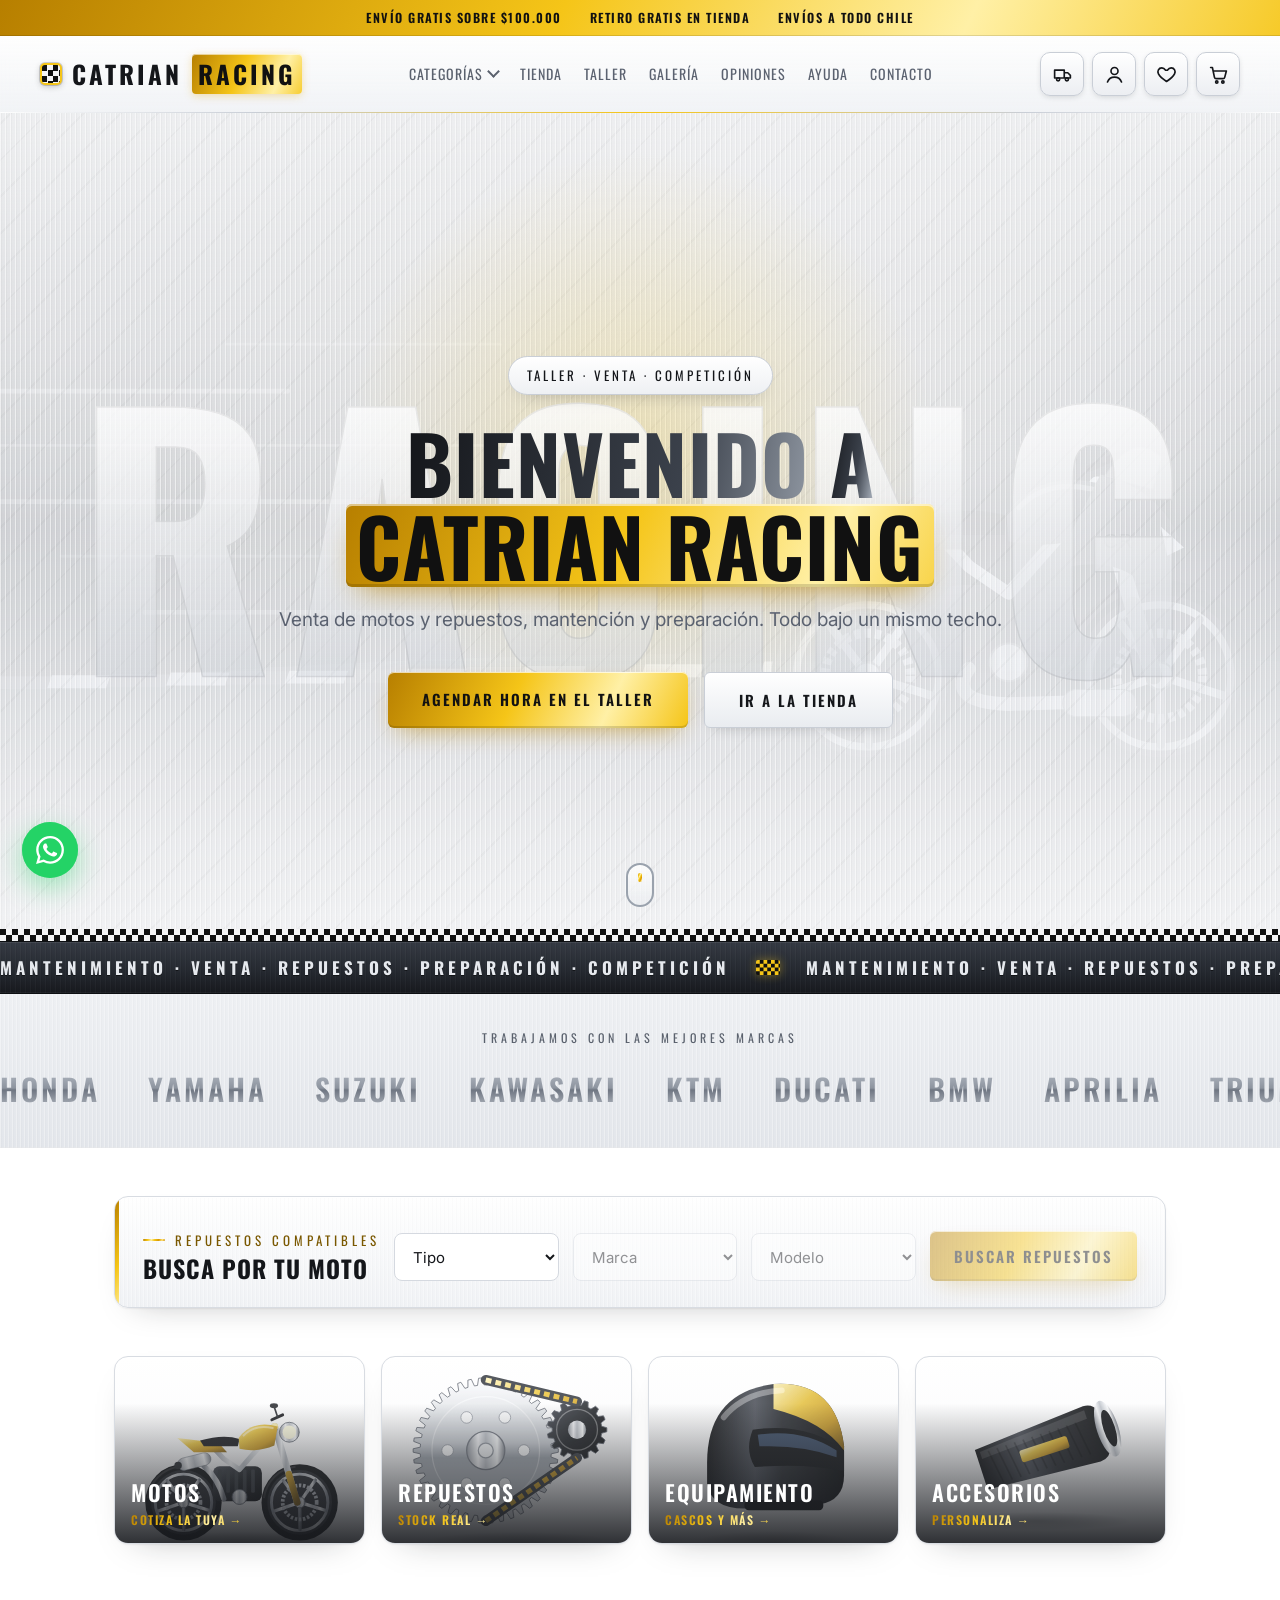
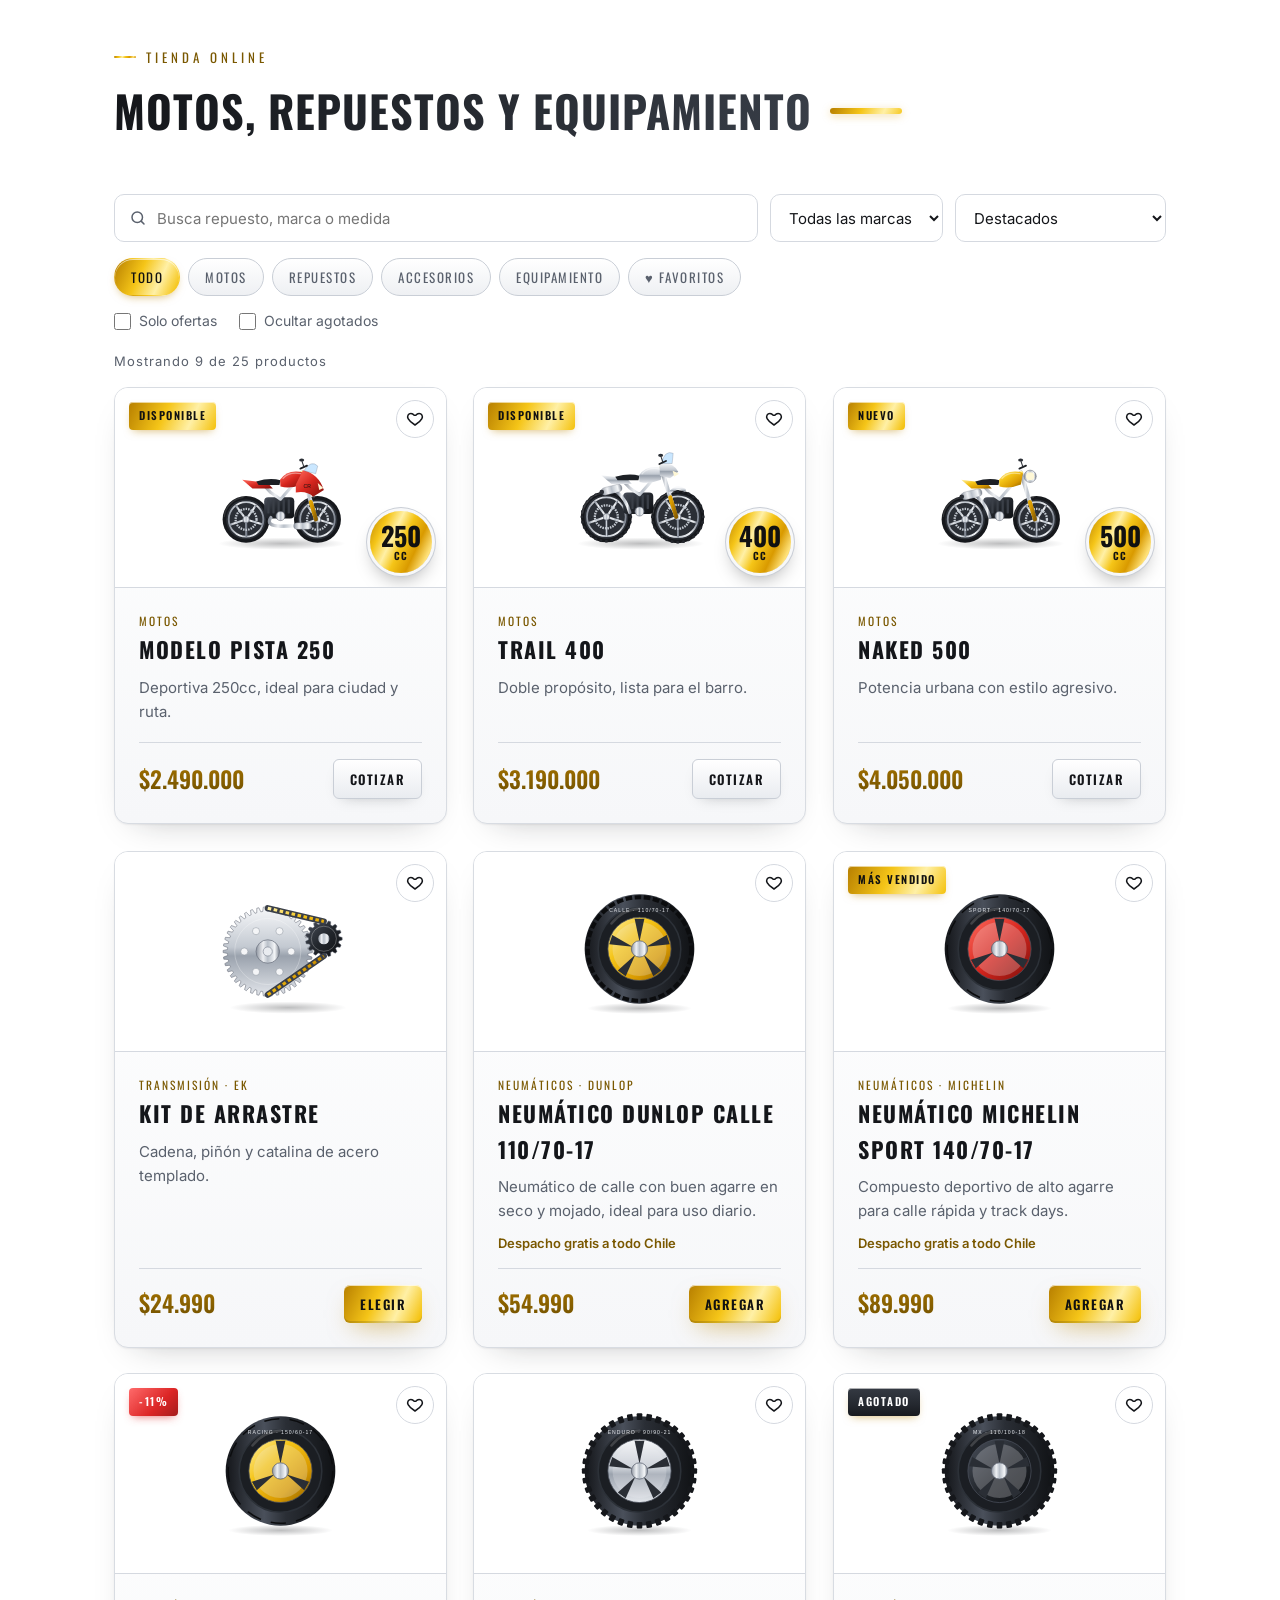
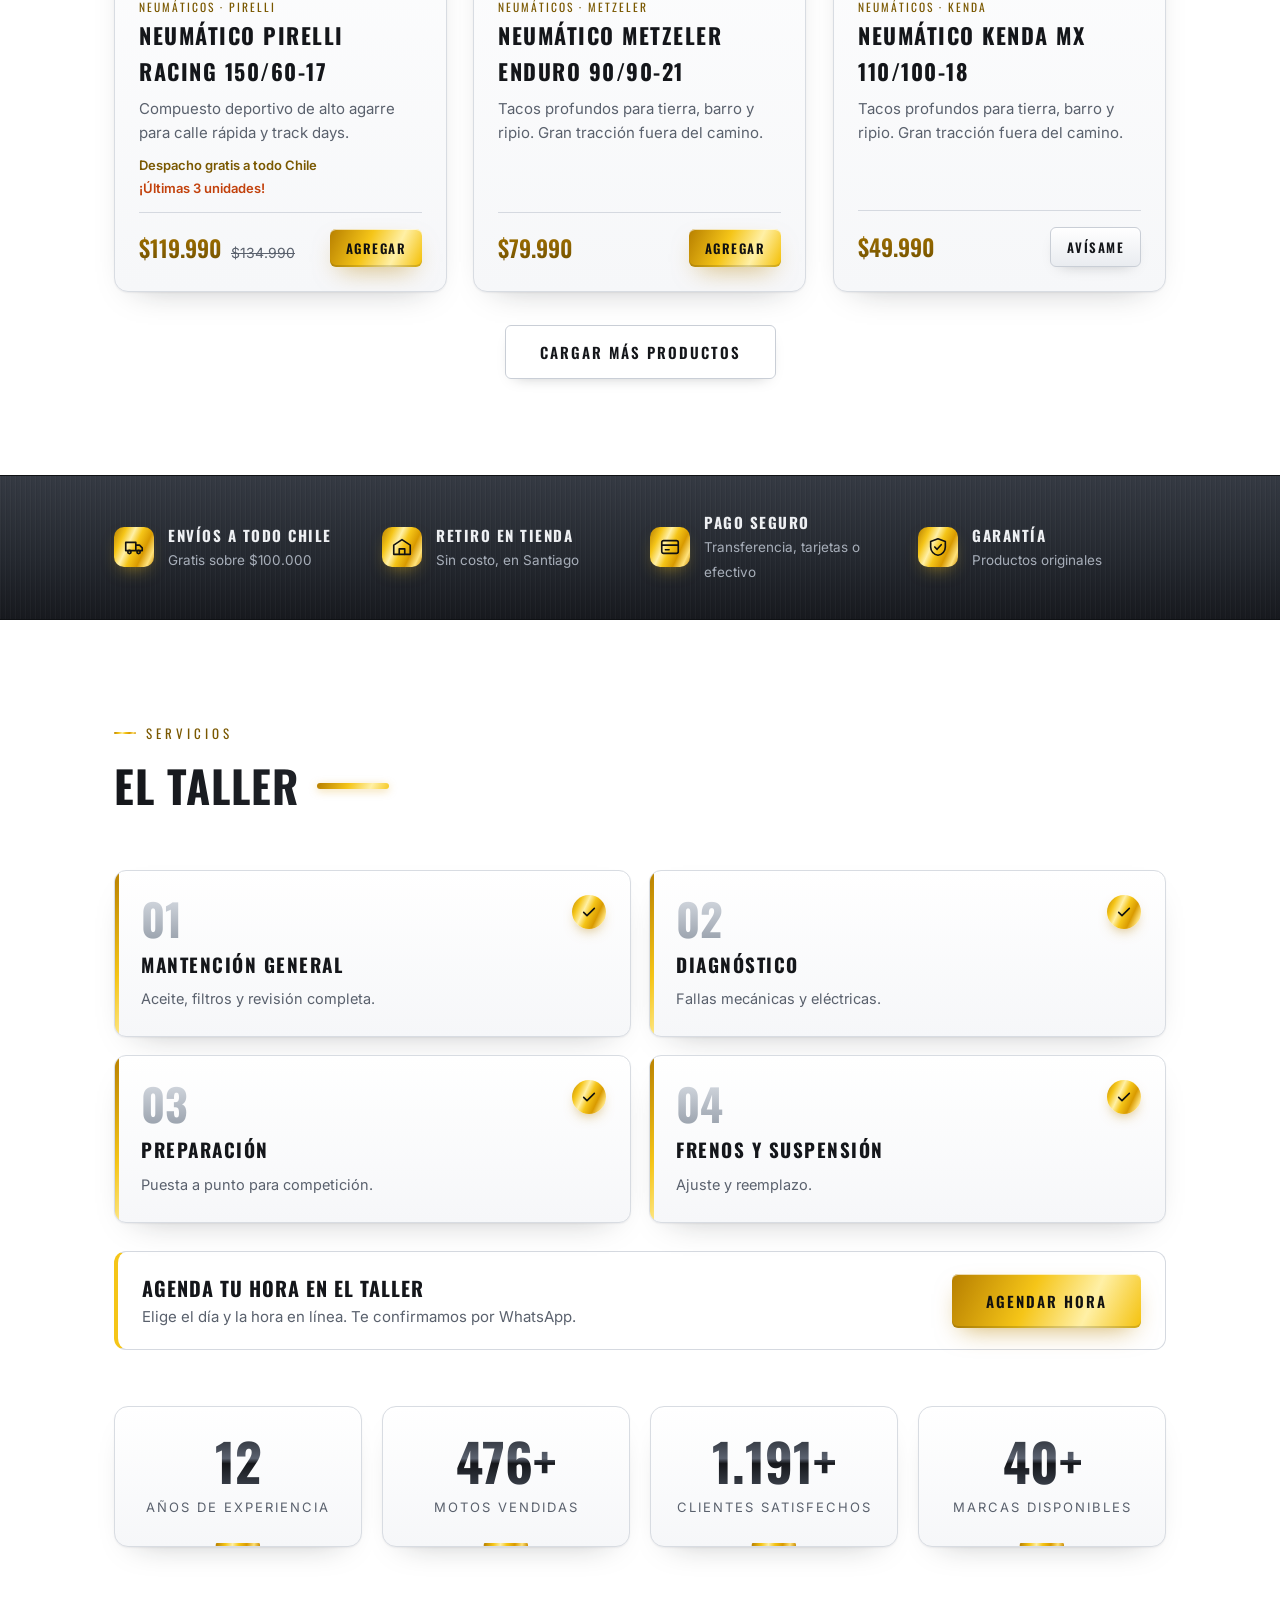
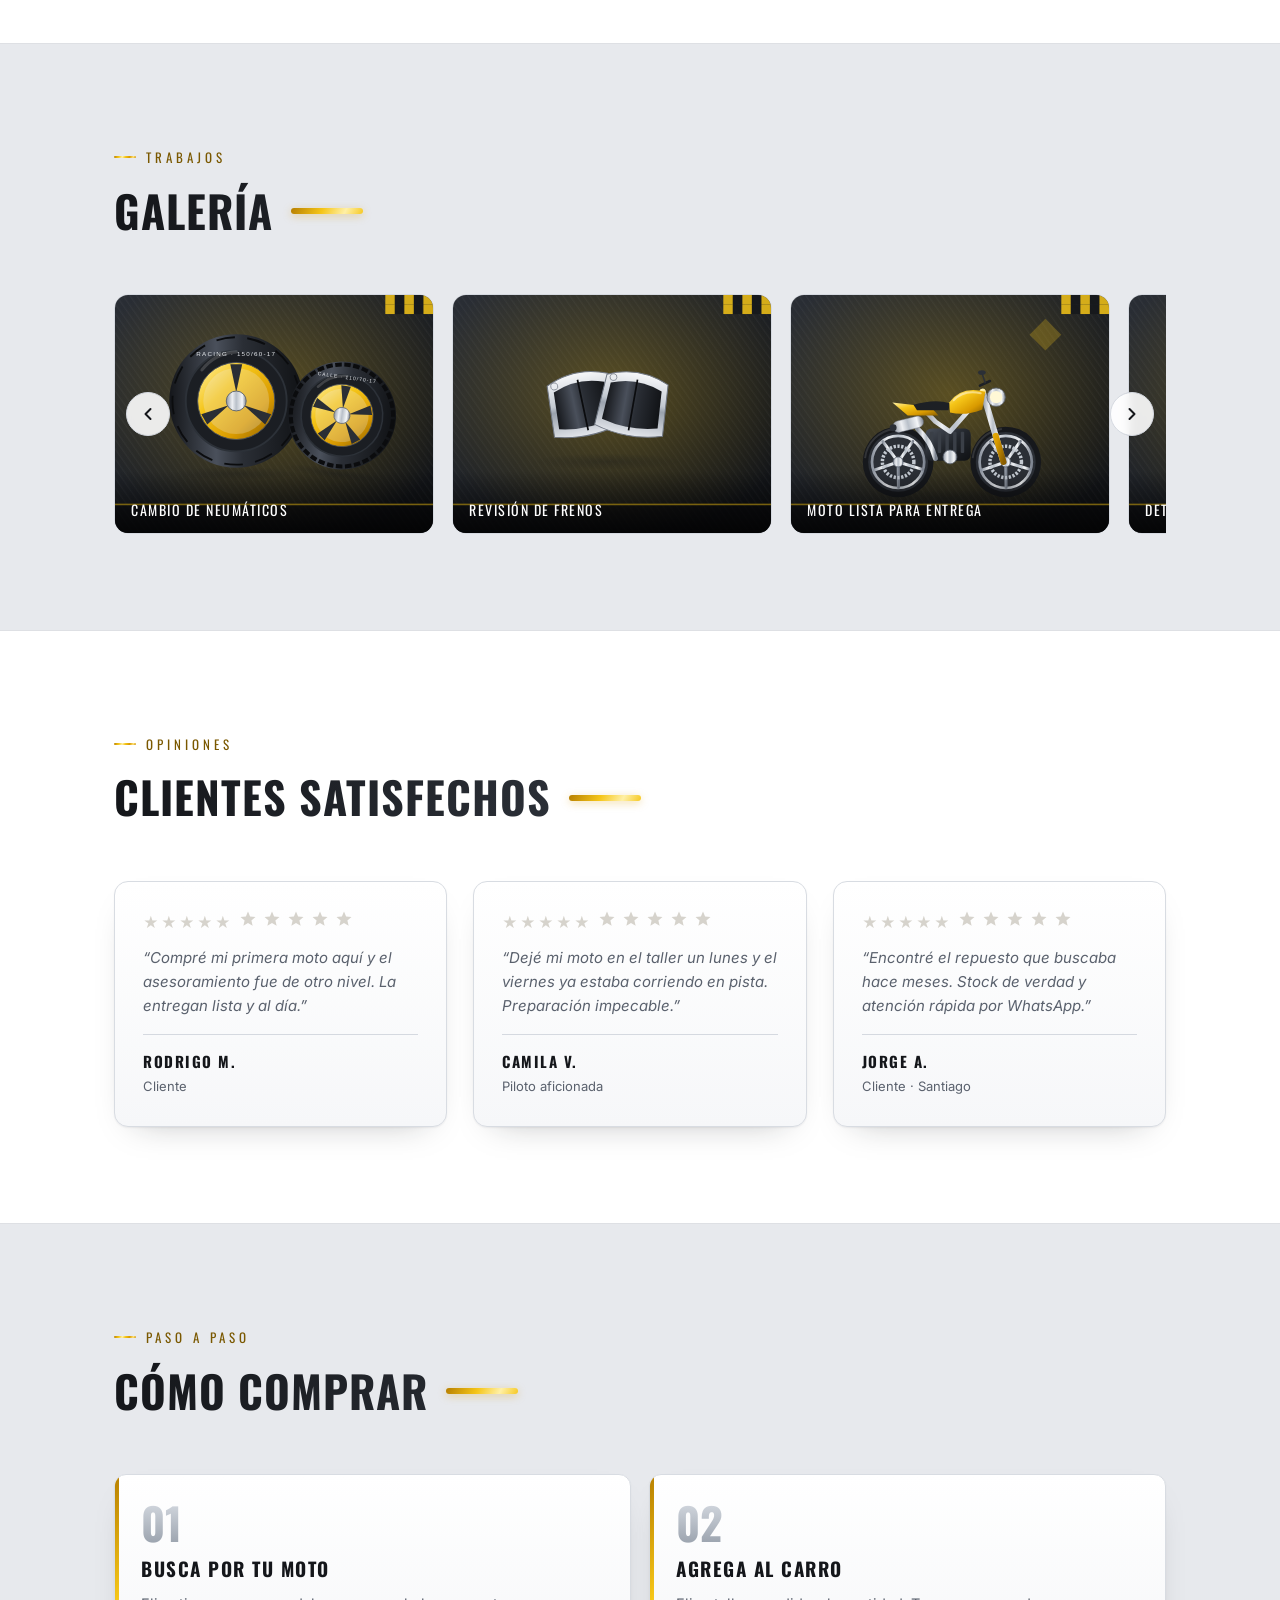
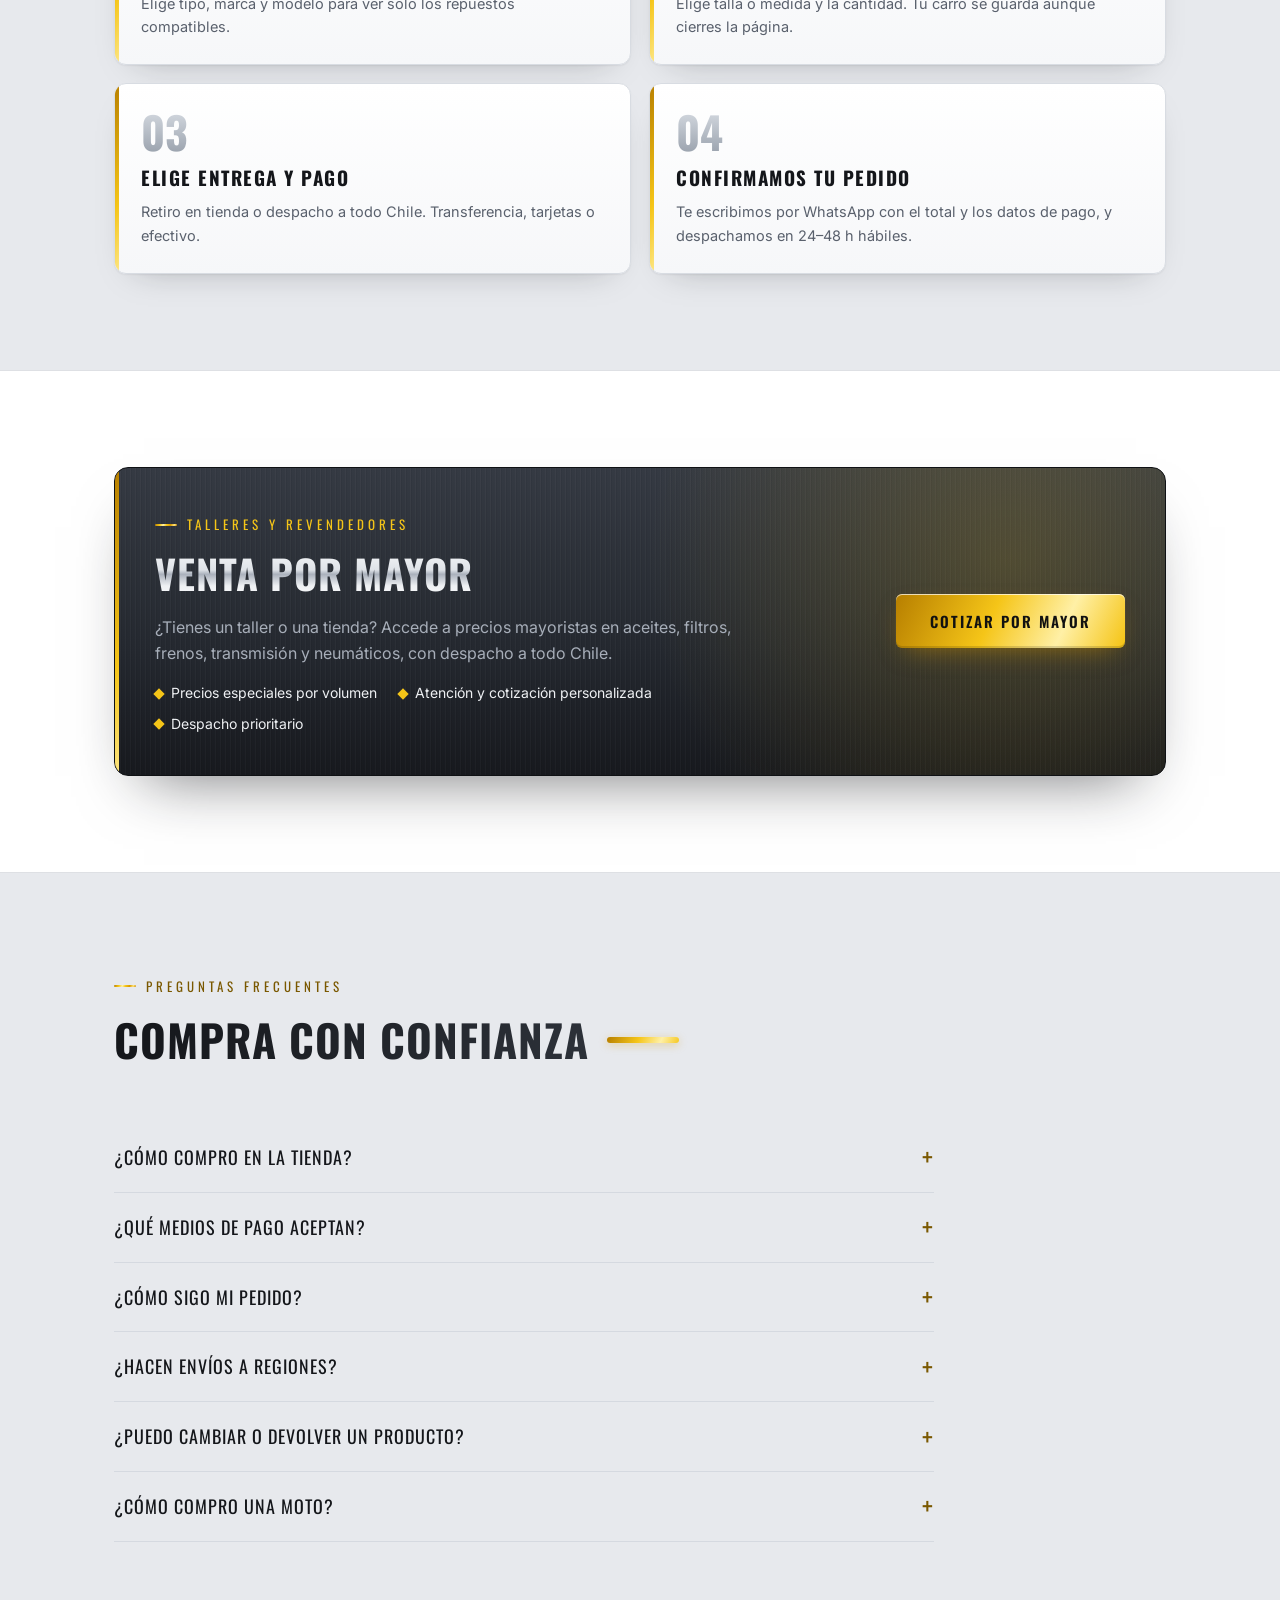
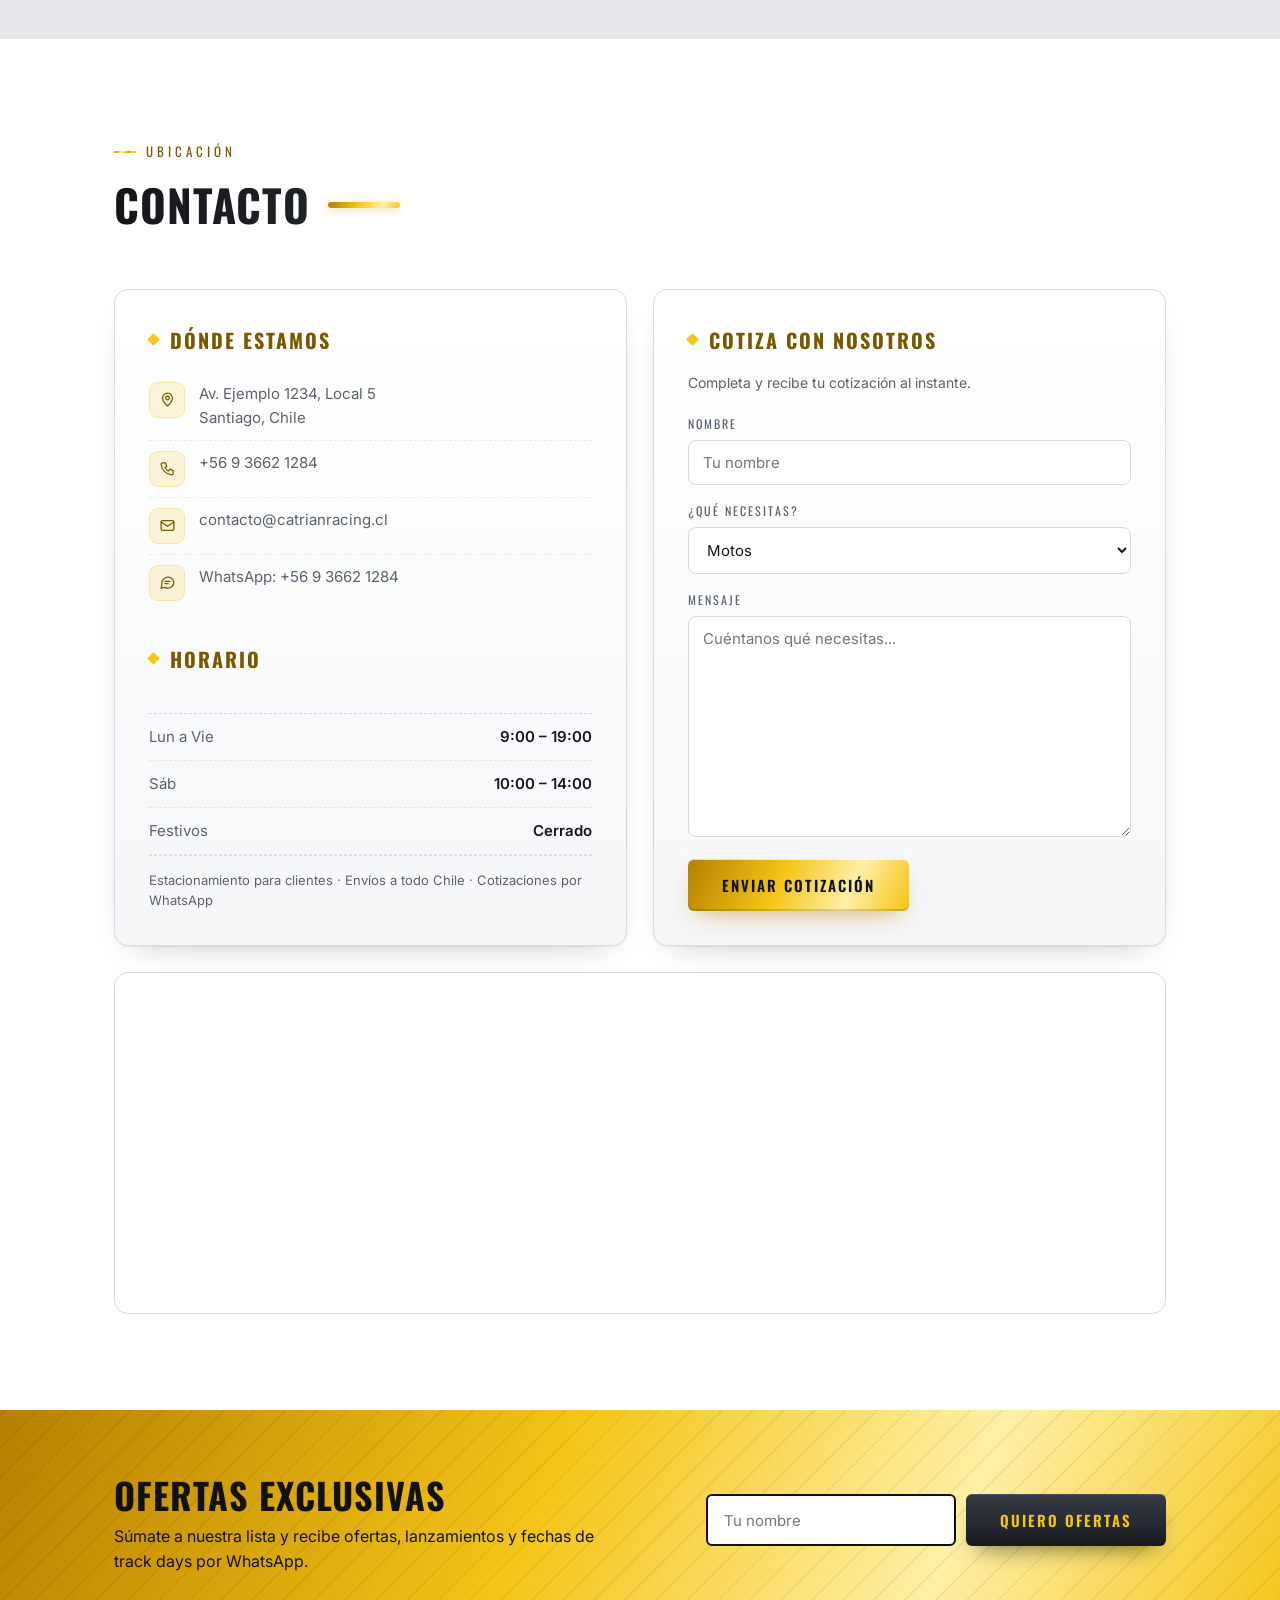
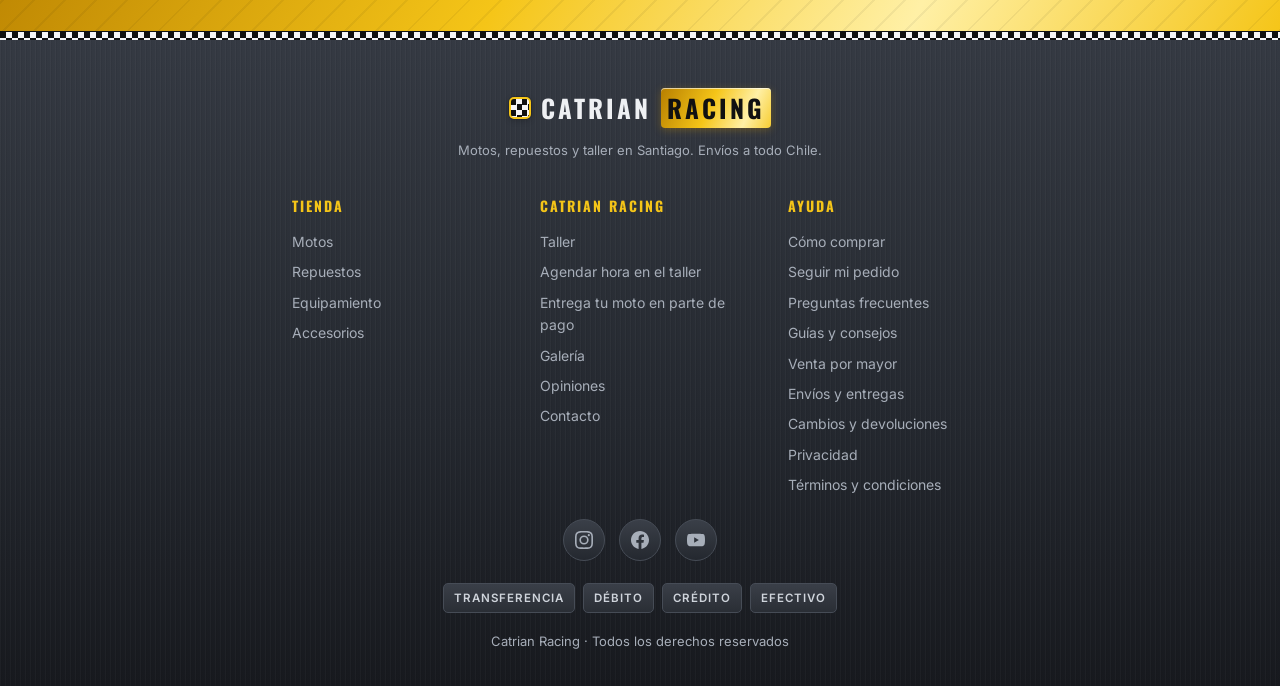
<file: index.html>
<!DOCTYPE html>
<html lang="es">
<head>
    <meta charset="UTF-8">
    <meta name="viewport" content="width=device-width, initial-scale=1.0">
    <title>Catrian Racing | Motos, Repuestos y Taller</title>
    <meta name="description" content="Venta de motos y repuestos, mantención y preparación para competición. Santiago, Chile.">
    <link rel="canonical" href="https://catrian-racing.vercel.app/">
    <meta name="theme-color" content="#f5c518">
    <link rel="manifest" href="manifest.webmanifest">
    <link rel="apple-touch-icon" href="img/icons/apple-touch-icon.png">
    <meta name="apple-mobile-web-app-title" content="Catrian Racing">
    <meta property="og:type" content="website">
    <meta property="og:site_name" content="Catrian Racing">
    <meta property="og:locale" content="es_CL">
    <meta property="og:title" content="Catrian Racing | Motos, Repuestos y Taller">
    <meta property="og:description" content="Venta de motos y repuestos, mantención y preparación para competición. Santiago, Chile.">
    <meta property="og:url" content="https://catrian-racing.vercel.app/">
    <meta property="og:image" content="https://catrian-racing.vercel.app/img/productos/neumatico.png">
    <meta name="twitter:card" content="summary_large_image">
    <script type="application/ld+json">{"@context":"https://schema.org","@type":"MotorcycleDealer","name":"Catrian Racing","url":"https://catrian-racing.vercel.app/","image":"https://catrian-racing.vercel.app/img/productos/neumatico.png","email":"contacto@catrianracing.cl","telephone":"+56936621284","priceRange":"$$","address":{"@type":"PostalAddress","addressLocality":"Santiago","addressCountry":"CL"},"areaServed":"CL"}</script>
    <link rel="icon" href="data:image/svg+xml,%3Csvg xmlns='http://www.w3.org/2000/svg' viewBox='0 0 16 16'%3E%3Crect width='16' height='16' rx='3' fill='%23f5c518'/%3E%3Crect width='8' height='8' fill='%23111'/%3E%3Crect x='8' y='8' width='8' height='8' fill='%23111'/%3E%3C/svg%3E">
    <link rel="preconnect" href="https://fonts.googleapis.com">
    <link rel="preconnect" href="https://fonts.gstatic.com" crossorigin>
    <link href="https://fonts.googleapis.com/css2?family=Oswald:wght@400;500;600;700&family=Inter:wght@400;500;600&display=swap" rel="stylesheet">
    <link rel="stylesheet" href="styles.css">
    <link rel="stylesheet" href="fx.css">
    <script>document.documentElement.classList.add('js');</script>
</head>
<body>

    <div class="scroll-progress" aria-hidden="true"></div>

    <div class="announce">
        <span>Envío gratis sobre $100.000</span>
        <span>Retiro gratis en tienda</span>
        <span>Envíos a todo Chile</span>
    </div>

    <header class="header">
        <a href="#inicio" class="logo" id="logo">
            <span class="logo-mark" aria-hidden="true"></span>
            CATRIAN <span class="logo-accent">RACING</span>
        </a>
        <nav class="nav" id="main-nav">
            <div class="nav-cats" id="nav-cats">
                <button type="button" class="nav-cats-btn" id="nav-cats-btn" aria-expanded="false" aria-controls="mega">Categorías</button>
                <div class="mega" id="mega"></div>
            </div>
            <a href="#tienda">Tienda</a>
            <a href="#taller" class="nav-mid">Taller</a>
            <a href="#galeria" class="nav-wide">Galería</a>
            <a href="#testimonios" class="nav-wide">Opiniones</a>
            <a href="#ayuda" class="nav-mid">Ayuda</a>
            <a href="#seguimiento" class="nav-mobile-only">Mi pedido</a>
            <a href="#cuenta" class="nav-mobile-only">Mi cuenta</a>
            <a href="#contacto" class="nav-narrow">Contacto</a>
        </nav>
        <div class="header-actions">
        <a href="#seguimiento" class="cart-btn track-btn" aria-label="Seguir mi pedido" title="Seguir mi pedido">
            <svg viewBox="0 0 24 24" fill="none" stroke="currentColor" stroke-width="1.9" stroke-linecap="round" stroke-linejoin="round" aria-hidden="true"><path d="M3 7h11v9H3zM14 10h4l3 3v3h-7z"/><circle cx="7" cy="17.5" r="1.8"/><circle cx="17" cy="17.5" r="1.8"/></svg>
        </a>
        <a href="#cuenta" class="cart-btn account-btn" id="account-btn" aria-label="Mi cuenta" title="Mi cuenta">
            <svg viewBox="0 0 24 24" fill="none" stroke="currentColor" stroke-width="1.9" stroke-linecap="round" stroke-linejoin="round" aria-hidden="true"><circle cx="12" cy="8" r="4"/><path d="M4 20.5c1.4-3.6 4.4-5.5 8-5.5s6.6 1.9 8 5.5"/></svg>
            <span class="account-dot" id="account-dot" hidden></span>
        </a>
        <button type="button" class="cart-btn" id="fav-open" aria-label="Ver favoritos">
            <svg viewBox="0 0 24 24" fill="none" stroke="currentColor" stroke-width="1.9" stroke-linejoin="round" aria-hidden="true"><path d="M12 20s-7-4.4-9.2-8.6C1.2 8.2 3 4.5 6.6 4.5c2.1 0 3.4 1.2 4.4 2.6h2c1-1.4 2.3-2.6 4.4-2.6 3.6 0 5.4 3.7 3.8 6.9C19 15.6 12 20 12 20z"/></svg>
            <span class="cart-count" id="fav-count">0</span>
        </button>
        <button type="button" class="cart-btn" id="cart-open" aria-label="Abrir carro de compras">
            <svg viewBox="0 0 24 24" fill="none" stroke="currentColor" stroke-width="1.9" stroke-linecap="round" stroke-linejoin="round" aria-hidden="true"><path d="M3 4h2l2.4 11.2a2 2 0 0 0 2 1.6h7.7a2 2 0 0 0 2-1.5L21 8H6"/><circle cx="10" cy="20.5" r="1.3"/><circle cx="17" cy="20.5" r="1.3"/></svg>
            <span class="cart-count" id="cart-count">0</span>
        </button>
        <button type="button" class="cart-btn menu-btn" id="menu-btn" aria-label="Abrir menú" aria-expanded="false" aria-controls="main-nav">
            <svg viewBox="0 0 24 24" fill="none" stroke="currentColor" stroke-width="2" stroke-linecap="round" aria-hidden="true"><path d="M4 7h16M4 12h16M4 17h16"/></svg>
        </button>
        </div>
    </header>

    <section id="inicio" class="hero">
        <img class="hero-bg" src="img/portada.svg" alt="" fetchpriority="high">
        <div class="hero-shade" aria-hidden="true"></div>
        <div class="hero-lines" aria-hidden="true"></div>
        <div class="hero-glow" aria-hidden="true"></div>
        <div class="hero-word" aria-hidden="true">RACING</div>
        <div class="hero-streaks" aria-hidden="true">
            <span></span><span></span><span></span><span></span><span></span><span></span><span></span>
        </div>
        <div class="hero-content">
            <span class="hero-badge">Taller · Venta · Competición</span>
            <h1>Bienvenido a <span class="accent">Catrian Racing</span></h1>
            <p>Venta de motos y repuestos, mantención y preparación. Todo bajo un mismo techo.</p>
            <div class="hero-cta">
                <a href="#agendar" class="btn btn-primary">Agendar hora en el taller</a>
                <a href="#tienda" class="btn btn-ghost">Ir a la tienda</a>
            </div>
        </div>
        <a href="#tienda" class="scroll-cue" aria-label="Bajar a la tienda"><span></span></a>
        <div class="checkered" aria-hidden="true"></div>
    </section>

    <div class="ticker" aria-hidden="true">
        <div class="ticker-track">
            <span>Mantenimiento · Venta · Repuestos · Preparación · Competición</span>
            <span>Mantenimiento · Venta · Repuestos · Preparación · Competición</span>
            <span>Mantenimiento · Venta · Repuestos · Preparación · Competición</span>
            <span>Mantenimiento · Venta · Repuestos · Preparación · Competición</span>
            <span>Mantenimiento · Venta · Repuestos · Preparación · Competición</span>
            <span>Mantenimiento · Venta · Repuestos · Preparación · Competición</span>
        </div>
    </div>

    <div class="brands" aria-hidden="true">
        <p class="brands-title">Trabajamos con las mejores marcas</p>
        <div class="brands-track">
            <span>Honda</span><span>Yamaha</span><span>Suzuki</span><span>Kawasaki</span><span>KTM</span><span>Ducati</span><span>BMW</span><span>Aprilia</span><span>Triumph</span><span>Royal Enfield</span>
            <span>Honda</span><span>Yamaha</span><span>Suzuki</span><span>Kawasaki</span><span>KTM</span><span>Ducati</span><span>BMW</span><span>Aprilia</span><span>Triumph</span><span>Royal Enfield</span>
        </div>
    </div>

    <section class="finder" aria-labelledby="finder-title">
        <div class="container">
            <form class="finder-card" id="fit-form">
                <div class="finder-head">
                    <span class="section-tag">Repuestos compatibles</span>
                    <h2 id="finder-title">Busca por tu moto</h2>
                </div>
                <label class="sr-only" for="fit-type">Tipo de moto</label>
                <select id="fit-type"></select>
                <label class="sr-only" for="fit-brand">Marca</label>
                <select id="fit-brand"></select>
                <label class="sr-only" for="fit-model">Modelo</label>
                <select id="fit-model"></select>
                <button type="submit" class="btn btn-primary" id="fit-go" disabled>Buscar repuestos</button>
            </form>
        </div>
    </section>

    <section class="collections" aria-label="Colecciones">
        <div class="container collections-grid">
            <a href="#c/Motos" class="collection">
                <img src="img/productos/moto-naked.svg" alt="" loading="lazy" class="col-svg">
                <span class="collection-label">Motos <em>Cotiza la tuya →</em></span>
            </a>
            <a href="#c/Repuestos" class="collection">
                <img src="img/productos/kit-arrastre.svg" alt="" loading="lazy" class="col-svg">
                <span class="collection-label">Repuestos <em>Stock real →</em></span>
            </a>
            <a href="#c/Equipamiento" class="collection">
                <img src="img/productos/casco.svg" alt="" loading="lazy" class="col-svg">
                <span class="collection-label">Equipamiento <em>Cascos y más →</em></span>
            </a>
            <a href="#c/Accesorios" class="collection">
                <img src="img/productos/escape.svg" alt="" loading="lazy" class="col-svg">
                <span class="collection-label">Accesorios <em>Personaliza →</em></span>
            </a>
        </div>
    </section>

    <section id="tienda" class="section">
        <div class="container">
            <div class="section-head reveal shop-head">
                <span class="section-tag">Tienda online</span>
                <h2>Motos, repuestos y equipamiento</h2>
            </div>

            <div class="collection-head" id="collection-head" hidden>
                <nav class="pdp-crumbs col-crumbs" id="col-crumbs" aria-label="Ruta"></nav>
                <div class="col-banner">
                    <div class="col-text">
                        <span class="section-tag" id="col-tag"></span>
                        <h1 id="col-title"></h1>
                        <p id="col-desc"></p>
                        <span class="col-count" id="col-count"></span>
                    </div>
                    <div class="col-art" id="col-art" aria-hidden="true"></div>
                </div>
                <div class="col-subs" id="col-subs"></div>
            </div>

            <div class="shop-toolbar">
                <label class="shop-search">
                    <svg viewBox="0 0 24 24" fill="none" stroke="currentColor" stroke-width="2" stroke-linecap="round" stroke-linejoin="round" aria-hidden="true"><circle cx="11" cy="11" r="7"/><path d="M20 20l-3.5-3.5"/></svg>
                    <input type="search" id="shop-search" placeholder="Busca repuesto, marca o medida" aria-label="Buscar productos" autocomplete="off" role="combobox" aria-expanded="false" aria-controls="search-suggest" aria-autocomplete="list">
                    <div class="search-suggest" id="search-suggest" role="listbox" aria-label="Sugerencias" hidden></div>
                </label>
                <select id="shop-brand" class="shop-select" aria-label="Filtrar por marca">
                    <option value="">Todas las marcas</option>
                </select>
                <select id="shop-sort" class="shop-select" aria-label="Ordenar productos">
                    <option value="featured">Destacados</option>
                    <option value="price-asc">Precio: menor a mayor</option>
                    <option value="price-desc">Precio: mayor a menor</option>
                    <option value="name">Nombre A–Z</option>
                </select>
            </div>
            <div class="shop-chips" id="shop-chips" role="group" aria-label="Filtrar por categoría">
                <button type="button" class="chip active" data-cat="all">Todo</button>
                <button type="button" class="chip" data-cat="Motos">Motos</button>
                <button type="button" class="chip" data-cat="Repuestos">Repuestos</button>
                <button type="button" class="chip" data-cat="Accesorios">Accesorios</button>
                <button type="button" class="chip" data-cat="Equipamiento">Equipamiento</button>
                <button type="button" class="chip" data-cat="fav">♥ Favoritos</button>
            </div>
            <div class="shop-chips shop-subs" id="shop-subs" role="group" aria-label="Filtrar repuestos por tipo" hidden></div>
            <div class="fit-current" id="fit-current" hidden>
                <span>Mostrando productos compatibles con tu <strong id="fit-current-name"></strong></span>
                <button type="button" class="back-link" id="fit-clear">Quitar filtro ✕</button>
            </div>
            <div class="kit" id="kit" hidden></div>
            <div class="facets" id="facets" hidden></div>
            <div class="shop-filters">
                <label class="check"><input type="checkbox" id="only-sale"> Solo ofertas</label>
                <label class="check"><input type="checkbox" id="only-stock"> Ocultar agotados</label>
            </div>
            <p class="shop-count" id="shop-count" aria-live="polite"></p>
            <div class="grid" id="product-grid"></div>
            <p class="shop-empty" id="shop-empty" hidden></p>
            <div class="shop-more-wrap">
                <button type="button" class="btn btn-ghost" id="shop-more" hidden>Cargar más productos</button>
            </div>

            <div class="recent" id="recent" hidden>
                <h3>Vistos recientemente</h3>
                <div class="recent-list" id="recent-list"></div>
            </div>
        </div>
    </section>

    <section class="perks">
        <div class="container perks-grid">
            <div class="perk">
                <svg viewBox="0 0 24 24" fill="none" stroke="currentColor" stroke-width="1.8" stroke-linecap="round" stroke-linejoin="round" aria-hidden="true"><path d="M3 7h11v9H3zM14 10h4l3 3v3h-7z"/><circle cx="7" cy="17.5" r="1.8"/><circle cx="17" cy="17.5" r="1.8"/></svg>
                <div><strong>Envíos a todo Chile</strong><span>Gratis sobre $100.000</span></div>
            </div>
            <div class="perk">
                <svg viewBox="0 0 24 24" fill="none" stroke="currentColor" stroke-width="1.8" stroke-linecap="round" stroke-linejoin="round" aria-hidden="true"><path d="M3 10l9-6 9 6v10H3z"/><path d="M9 20v-6h6v6"/></svg>
                <div><strong>Retiro en tienda</strong><span>Sin costo, en Santiago</span></div>
            </div>
            <div class="perk">
                <svg viewBox="0 0 24 24" fill="none" stroke="currentColor" stroke-width="1.8" stroke-linecap="round" stroke-linejoin="round" aria-hidden="true"><rect x="3" y="5" width="18" height="14" rx="2"/><path d="M3 10h18M7 15h4"/></svg>
                <div><strong>Pago seguro</strong><span>Transferencia, tarjetas o efectivo</span></div>
            </div>
            <div class="perk">
                <svg viewBox="0 0 24 24" fill="none" stroke="currentColor" stroke-width="1.8" stroke-linecap="round" stroke-linejoin="round" aria-hidden="true"><path d="M12 3l8 3v6c0 4.5-3.4 8.3-8 9-4.6-.7-8-4.5-8-9V6z"/><path d="M8.5 12l2.5 2.5 4.5-5"/></svg>
                <div><strong>Garantía</strong><span>Productos originales</span></div>
            </div>
        </div>
    </section>

    <section id="taller" class="section">
        <div class="container">
            <div class="section-head reveal">
                <span class="section-tag">Servicios</span>
                <h2>El taller</h2>
            </div>
            <ul class="services">
                <li class="service reveal">
                    <span class="service-num">01</span>
                    <span class="service-check" aria-hidden="true">
                        <svg viewBox="0 0 24 24" fill="none" stroke="currentColor" stroke-width="2.4" stroke-linecap="round" stroke-linejoin="round"><path d="M4 12.5l5 5L20 6.5"/></svg>
                    </span>
                    <h3>Mantención general</h3>
                    <p>Aceite, filtros y revisión completa.</p>
                </li>
                <li class="service reveal">
                    <span class="service-num">02</span>
                    <span class="service-check" aria-hidden="true">
                        <svg viewBox="0 0 24 24" fill="none" stroke="currentColor" stroke-width="2.4" stroke-linecap="round" stroke-linejoin="round"><path d="M4 12.5l5 5L20 6.5"/></svg>
                    </span>
                    <h3>Diagnóstico</h3>
                    <p>Fallas mecánicas y eléctricas.</p>
                </li>
                <li class="service reveal">
                    <span class="service-num">03</span>
                    <span class="service-check" aria-hidden="true">
                        <svg viewBox="0 0 24 24" fill="none" stroke="currentColor" stroke-width="2.4" stroke-linecap="round" stroke-linejoin="round"><path d="M4 12.5l5 5L20 6.5"/></svg>
                    </span>
                    <h3>Preparación</h3>
                    <p>Puesta a punto para competición.</p>
                </li>
                <li class="service reveal">
                    <span class="service-num">04</span>
                    <span class="service-check" aria-hidden="true">
                        <svg viewBox="0 0 24 24" fill="none" stroke="currentColor" stroke-width="2.4" stroke-linecap="round" stroke-linejoin="round"><path d="M4 12.5l5 5L20 6.5"/></svg>
                    </span>
                    <h3>Frenos y suspensión</h3>
                    <p>Ajuste y reemplazo.</p>
                </li>
            </ul>
            <div class="book-cta reveal">
                <div>
                    <strong>Agenda tu hora en el taller</strong>
                    <span>Elige el día y la hora en línea. Te confirmamos por WhatsApp.</span>
                </div>
                <a href="#agendar" class="btn btn-primary">Agendar hora</a>
            </div>
            <div class="stats">
                <div class="stat reveal">
                    <span class="stat-num" data-count="12" data-suffix="">0</span>
                    <span class="stat-label">Años de experiencia</span>
                </div>
                <div class="stat reveal">
                    <span class="stat-num" data-count="480" data-suffix="+">0</span>
                    <span class="stat-label">Motos vendidas</span>
                </div>
                <div class="stat reveal">
                    <span class="stat-num" data-count="1200" data-suffix="+">0</span>
                    <span class="stat-label">Clientes satisfechos</span>
                </div>
                <div class="stat reveal">
                    <span class="stat-num" data-count="40" data-suffix="+">0</span>
                    <span class="stat-label">Marcas disponibles</span>
                </div>
            </div>
        </div>
    </section>

    <section id="galeria" class="section section-alt">
        <div class="container">
            <div class="section-head reveal">
                <span class="section-tag">Trabajos</span>
                <h2>Galería</h2>
            </div>
            <div class="gallery-wrap reveal">
                <div class="gallery" id="gallery">
                    <figure class="gallery-item">
                        <img src="img/escenas/pista.svg" alt="Puesta a punto en pista" loading="lazy" width="800" height="600">
                        <figcaption>Puesta a punto en pista</figcaption>
                    </figure>
                    <figure class="gallery-item">
                        <img src="img/escenas/neumaticos.svg" alt="Cambio de neumáticos" loading="lazy" width="800" height="600">
                        <figcaption>Cambio de neumáticos</figcaption>
                    </figure>
                    <figure class="gallery-item">
                        <img src="img/escenas/frenos.svg" alt="Revisión de frenos" loading="lazy" width="800" height="600">
                        <figcaption>Revisión de frenos</figcaption>
                    </figure>
                    <figure class="gallery-item">
                        <img src="img/escenas/entrega.svg" alt="Moto lista para entrega" loading="lazy" width="800" height="600">
                        <figcaption>Moto lista para entrega</figcaption>
                    </figure>
                    <figure class="gallery-item">
                        <img src="img/escenas/pulido.svg" alt="Detalle y pulido" loading="lazy" width="800" height="600">
                        <figcaption>Detalle y pulido</figcaption>
                    </figure>
                    <figure class="gallery-item">
                        <img src="img/escenas/motor.svg" alt="Preparación de motor" loading="lazy" width="800" height="600">
                        <figcaption>Preparación de motor</figcaption>
                    </figure>
                </div>
                <button class="gallery-btn prev" aria-label="Anterior" id="gallery-prev">
                    <svg viewBox="0 0 24 24" fill="none" stroke="currentColor" stroke-width="2.4" stroke-linecap="round" stroke-linejoin="round"><path d="M15 18l-6-6 6-6"/></svg>
                </button>
                <button class="gallery-btn next" aria-label="Siguiente" id="gallery-next">
                    <svg viewBox="0 0 24 24" fill="none" stroke="currentColor" stroke-width="2.4" stroke-linecap="round" stroke-linejoin="round"><path d="M9 6l6 6-6 6"/></svg>
                </button>
            </div>
        </div>
    </section>

    <section id="guias" class="section" hidden>
        <div class="container">
            <div class="section-head reveal">
                <span class="section-tag">Aprende con el taller</span>
                <h2>Guías y consejos</h2>
            </div>
            <div class="guides-grid" id="guides-grid"></div>
        </div>
    </section>

    <section id="testimonios" class="section">
        <div class="container">
            <div class="section-head reveal">
                <span class="section-tag">Opiniones</span>
                <h2>Clientes satisfechos</h2>
            </div>
            <div class="grid">
                <figure class="testimonial reveal">
                    <div class="stars" aria-label="5 de 5 estrellas">
                        <svg viewBox="0 0 24 24" fill="currentColor" aria-hidden="true"><path d="M12 17.27L18.18 21l-1.64-7.03L22 9.24l-7.19-.61L12 2 9.19 8.63 2 9.24l5.46 4.73L5.82 21z"/></svg>
                        <svg viewBox="0 0 24 24" fill="currentColor" aria-hidden="true"><path d="M12 17.27L18.18 21l-1.64-7.03L22 9.24l-7.19-.61L12 2 9.19 8.63 2 9.24l5.46 4.73L5.82 21z"/></svg>
                        <svg viewBox="0 0 24 24" fill="currentColor" aria-hidden="true"><path d="M12 17.27L18.18 21l-1.64-7.03L22 9.24l-7.19-.61L12 2 9.19 8.63 2 9.24l5.46 4.73L5.82 21z"/></svg>
                        <svg viewBox="0 0 24 24" fill="currentColor" aria-hidden="true"><path d="M12 17.27L18.18 21l-1.64-7.03L22 9.24l-7.19-.61L12 2 9.19 8.63 2 9.24l5.46 4.73L5.82 21z"/></svg>
                        <svg viewBox="0 0 24 24" fill="currentColor" aria-hidden="true"><path d="M12 17.27L18.18 21l-1.64-7.03L22 9.24l-7.19-.61L12 2 9.19 8.63 2 9.24l5.46 4.73L5.82 21z"/></svg>
                    </div>
                    <blockquote>“Compré mi primera moto aquí y el asesoramiento fue de otro nivel. La entregan lista y al día.”</blockquote>
                    <figcaption>
                        <strong>Rodrigo M.</strong>
                        <span>Cliente</span>
                    </figcaption>
                </figure>

                <figure class="testimonial reveal">
                    <div class="stars" aria-label="5 de 5 estrellas">
                        <svg viewBox="0 0 24 24" fill="currentColor" aria-hidden="true"><path d="M12 17.27L18.18 21l-1.64-7.03L22 9.24l-7.19-.61L12 2 9.19 8.63 2 9.24l5.46 4.73L5.82 21z"/></svg>
                        <svg viewBox="0 0 24 24" fill="currentColor" aria-hidden="true"><path d="M12 17.27L18.18 21l-1.64-7.03L22 9.24l-7.19-.61L12 2 9.19 8.63 2 9.24l5.46 4.73L5.82 21z"/></svg>
                        <svg viewBox="0 0 24 24" fill="currentColor" aria-hidden="true"><path d="M12 17.27L18.18 21l-1.64-7.03L22 9.24l-7.19-.61L12 2 9.19 8.63 2 9.24l5.46 4.73L5.82 21z"/></svg>
                        <svg viewBox="0 0 24 24" fill="currentColor" aria-hidden="true"><path d="M12 17.27L18.18 21l-1.64-7.03L22 9.24l-7.19-.61L12 2 9.19 8.63 2 9.24l5.46 4.73L5.82 21z"/></svg>
                        <svg viewBox="0 0 24 24" fill="currentColor" aria-hidden="true"><path d="M12 17.27L18.18 21l-1.64-7.03L22 9.24l-7.19-.61L12 2 9.19 8.63 2 9.24l5.46 4.73L5.82 21z"/></svg>
                    </div>
                    <blockquote>“Dejé mi moto en el taller un lunes y el viernes ya estaba corriendo en pista. Preparación impecable.”</blockquote>
                    <figcaption>
                        <strong>Camila V.</strong>
                        <span>Piloto aficionada</span>
                    </figcaption>
                </figure>

                <figure class="testimonial reveal">
                    <div class="stars" aria-label="5 de 5 estrellas">
                        <svg viewBox="0 0 24 24" fill="currentColor" aria-hidden="true"><path d="M12 17.27L18.18 21l-1.64-7.03L22 9.24l-7.19-.61L12 2 9.19 8.63 2 9.24l5.46 4.73L5.82 21z"/></svg>
                        <svg viewBox="0 0 24 24" fill="currentColor" aria-hidden="true"><path d="M12 17.27L18.18 21l-1.64-7.03L22 9.24l-7.19-.61L12 2 9.19 8.63 2 9.24l5.46 4.73L5.82 21z"/></svg>
                        <svg viewBox="0 0 24 24" fill="currentColor" aria-hidden="true"><path d="M12 17.27L18.18 21l-1.64-7.03L22 9.24l-7.19-.61L12 2 9.19 8.63 2 9.24l5.46 4.73L5.82 21z"/></svg>
                        <svg viewBox="0 0 24 24" fill="currentColor" aria-hidden="true"><path d="M12 17.27L18.18 21l-1.64-7.03L22 9.24l-7.19-.61L12 2 9.19 8.63 2 9.24l5.46 4.73L5.82 21z"/></svg>
                        <svg viewBox="0 0 24 24" fill="currentColor" aria-hidden="true"><path d="M12 17.27L18.18 21l-1.64-7.03L22 9.24l-7.19-.61L12 2 9.19 8.63 2 9.24l5.46 4.73L5.82 21z"/></svg>
                    </div>
                    <blockquote>“Encontré el repuesto que buscaba hace meses. Stock de verdad y atención rápida por WhatsApp.”</blockquote>
                    <figcaption>
                        <strong>Jorge A.</strong>
                        <span>Cliente · Santiago</span>
                    </figcaption>
                </figure>
            </div>
        </div>
    </section>

    <section id="como-comprar" class="section section-alt">
        <div class="container">
            <div class="section-head reveal">
                <span class="section-tag">Paso a paso</span>
                <h2>Cómo comprar</h2>
            </div>
            <ul class="services">
                <li class="service reveal">
                    <span class="service-num">01</span>
                    <h3>Busca por tu moto</h3>
                    <p>Elige tipo, marca y modelo para ver solo los repuestos compatibles.</p>
                </li>
                <li class="service reveal">
                    <span class="service-num">02</span>
                    <h3>Agrega al carro</h3>
                    <p>Elige talla o medida y la cantidad. Tu carro se guarda aunque cierres la página.</p>
                </li>
                <li class="service reveal">
                    <span class="service-num">03</span>
                    <h3>Elige entrega y pago</h3>
                    <p>Retiro en tienda o despacho a todo Chile. Transferencia, tarjetas o efectivo.</p>
                </li>
                <li class="service reveal">
                    <span class="service-num">04</span>
                    <h3>Confirmamos tu pedido</h3>
                    <p>Te escribimos por WhatsApp con el total y los datos de pago, y despachamos en 24–48 h hábiles.</p>
                </li>
            </ul>
        </div>
    </section>

    <section id="mayoristas" class="section">
        <div class="container">
            <div class="wholesale reveal">
                <div>
                    <span class="section-tag">Talleres y revendedores</span>
                    <h2>Venta por mayor</h2>
                    <p>¿Tienes un taller o una tienda? Accede a precios mayoristas en aceites, filtros, frenos, transmisión y neumáticos, con despacho a todo Chile.</p>
                    <ul class="wholesale-list">
                        <li>Precios especiales por volumen</li>
                        <li>Atención y cotización personalizada</li>
                        <li>Despacho prioritario</li>
                    </ul>
                </div>
                <a href="https://wa.me/56936621284?text=Hola%20Catrian%20Racing%2C%20quiero%20cotizar%20precios%20por%20mayor%20para%20mi%20taller%2Ftienda." target="_blank" rel="noopener" class="btn btn-primary">Cotizar por mayor</a>
            </div>
        </div>
    </section>

    <section id="ayuda" class="section section-alt">
        <div class="container">
            <div class="section-head reveal">
                <span class="section-tag">Preguntas frecuentes</span>
                <h2>Compra con confianza</h2>
            </div>
            <div class="faq reveal">
                <details>
                    <summary>¿Cómo compro en la tienda?</summary>
                    <p>Agrega productos al carro, completa tus datos en «Finalizar compra» y envía el pedido. Te confirmamos stock, total y datos de pago por WhatsApp.</p>
                </details>
                <details>
                    <summary>¿Qué medios de pago aceptan?</summary>
                    <p>Si retiras en tienda: transferencia bancaria, tarjeta de débito o crédito (te enviamos un link de pago) o efectivo al retirar. El despacho a domicilio se paga solo con tarjeta de débito o crédito.</p>
                </details>
                <details>
                    <summary>¿Cómo sigo mi pedido?</summary>
                    <p>Entra a «Mi pedido» y escribe tu número de pedido (por ejemplo CR-1A2B3C) y los últimos 4 dígitos de tu teléfono. Verás en qué etapa está y, cuando lo despachemos, la empresa de transporte y el número de seguimiento. También te lo enviamos por WhatsApp.</p>
                </details>
                <details>
                    <summary>¿Hacen envíos a regiones?</summary>
                    <p>Sí, despachamos a todo Chile. El envío es gratis en compras sobre $100.000; bajo ese monto, el costo depende de tu región y lo ves en el carro antes de pagar.</p>
                </details>
                <details>
                    <summary>¿Puedo cambiar o devolver un producto?</summary>
                    <p>Tienes 10 días desde la recepción para cambios, con el producto sin uso y en su empaque original. Escríbenos y lo coordinamos.</p>
                </details>
                <details>
                    <summary>¿Cómo compro una moto?</summary>
                    <p>Las motos se cotizan directamente: presiona «Cotizar» y te contactamos con disponibilidad, opciones de financiamiento y fecha de entrega.</p>
                </details>
            </div>
        </div>
    </section>

    <section id="contacto" class="section">
        <div class="container">
            <div class="section-head reveal">
                <span class="section-tag">Ubicación</span>
                <h2>Contacto</h2>
            </div>
            <div class="contact-grid">
                <div class="contact-card reveal">
                    <h3>Dónde estamos</h3>
                    <ul class="contact-info">
                        <li>
                            <span class="contact-info-icon" aria-hidden="true">
                                <svg viewBox="0 0 24 24" fill="none" stroke="currentColor" stroke-width="1.8" stroke-linecap="round" stroke-linejoin="round"><path d="M12 21s-7-5.5-7-11a7 7 0 0 1 14 0c0 5.5-7 11-7 11z"/><circle cx="12" cy="10" r="2.6"/></svg>
                            </span>
                            <span>Av. Ejemplo 1234, Local 5<br>Santiago, Chile</span>
                        </li>
                        <li>
                            <span class="contact-info-icon" aria-hidden="true">
                                <svg viewBox="0 0 24 24" fill="none" stroke="currentColor" stroke-width="1.8" stroke-linecap="round" stroke-linejoin="round"><path d="M5 4h4l2 5-2.5 1.5a11 11 0 0 0 5 5L15 13l5 2v4a2 2 0 0 1-2 2A16 16 0 0 1 3 6a2 2 0 0 1 2-2z"/></svg>
                            </span>
                            <span>+56 9 3662 1284</span>
                        </li>
                        <li>
                            <span class="contact-info-icon" aria-hidden="true">
                                <svg viewBox="0 0 24 24" fill="none" stroke="currentColor" stroke-width="1.8" stroke-linecap="round" stroke-linejoin="round"><rect x="3" y="5" width="18" height="14" rx="2"/><path d="M3 7l9 6 9-6"/></svg>
                            </span>
                            <span>contacto@catrianracing.cl</span>
                        </li>
                        <li>
                            <span class="contact-info-icon" aria-hidden="true">
                                <svg viewBox="0 0 24 24" fill="none" stroke="currentColor" stroke-width="1.8" stroke-linecap="round" stroke-linejoin="round"><path d="M21 11.5a8.5 8.5 0 0 1-8.5 8.5c-1.5 0-2.9-.4-4.1-1.1L3 20l1.1-5.4A8.5 8.5 0 1 1 21 11.5z"/><path d="M8.5 10.5h7M8.5 13.5h4.5"/></svg>
                            </span>
                            <span>WhatsApp: +56 9 3662 1284</span>
                        </li>
                    </ul>
                    <h3>Horario</h3>
                    <ul class="hours">
                        <li>Lun a Vie <span>9:00 – 19:00</span></li>
                        <li>Sáb <span>10:00 – 14:00</span></li>
                        <li>Festivos <span>Cerrado</span></li>
                    </ul>
                    <p class="contact-note">Estacionamiento para clientes · Envíos a todo Chile · Cotizaciones por WhatsApp</p>
                </div>

                <form class="contact-card quote-form reveal" id="quote-form">
                    <h3>Cotiza con nosotros</h3>
                    <p class="form-note">Completa y recibe tu cotización al instante.</p>
                    <label for="nombre">Nombre</label>
                    <input type="text" id="nombre" name="nombre" placeholder="Tu nombre" required>
                    <label for="servicio">¿Qué necesitas?</label>
                    <select id="servicio" name="servicio">
                        <option>Motos</option>
                        <option>Repuestos</option>
                        <option>Taller</option>
                    </select>
                    <label for="mensaje">Mensaje</label>
                    <textarea id="mensaje" name="mensaje" rows="4" placeholder="Cuéntanos qué necesitas..."></textarea>
                    <button type="submit" class="btn btn-primary">Enviar cotización</button>
                </form>
            </div>
            <div class="map-card reveal">
                <iframe src="https://maps.google.com/maps?q=Santiago%2C%20Chile&t=&z=13&ie=UTF8&iwloc=&output=embed" title="Mapa de ubicación" loading="lazy" allowfullscreen></iframe>
            </div>
        </div>
    </section>

    <section class="newsletter">
        <div class="container newsletter-inner">
            <div>
                <h2>Ofertas exclusivas</h2>
                <p>Súmate a nuestra lista y recibe ofertas, lanzamientos y fechas de track days por WhatsApp.</p>
            </div>
            <form class="newsletter-form" id="newsletter-form">
                <label for="nl-name" class="sr-only">Tu nombre</label>
                <input id="nl-name" name="name" placeholder="Tu nombre" autocomplete="given-name" required>
                <button type="submit" class="btn btn-primary">Quiero ofertas</button>
            </form>
        </div>
    </section>

    <footer class="footer">
        <div class="checkered" aria-hidden="true"></div>
        <a href="#inicio" class="logo">
            <span class="logo-mark" aria-hidden="true"></span>
            CATRIAN <span class="logo-accent">RACING</span>
        </a>
        <p class="footer-tagline">Motos, repuestos y taller en Santiago. Envíos a todo Chile.</p>
        <div class="footer-cols">
            <nav aria-label="Tienda">
                <h3>Tienda</h3>
                <a href="#c/Motos">Motos</a>
                <a href="#c/Repuestos">Repuestos</a>
                <a href="#c/Equipamiento">Equipamiento</a>
                <a href="#c/Accesorios">Accesorios</a>
            </nav>
            <nav aria-label="Catrian Racing">
                <h3>Catrian Racing</h3>
                <a href="#taller">Taller</a>
                <a href="#agendar">Agendar hora en el taller</a>
                <a href="#vende-tu-moto">Entrega tu moto en parte de pago</a>
                <button type="button" class="footer-install" id="install-app" hidden>Instalar la app</button>
                <a href="#galeria">Galería</a>
                <a href="#testimonios">Opiniones</a>
                <a href="#contacto">Contacto</a>
            </nav>
            <nav aria-label="Ayuda">
                <h3>Ayuda</h3>
                <a href="#como-comprar">Cómo comprar</a>
                <a href="#seguimiento">Seguir mi pedido</a>
                <a href="#ayuda">Preguntas frecuentes</a>
                <a href="#guias">Guías y consejos</a>
                <a href="#mayoristas">Venta por mayor</a>
                <a href="politicas.html#envios">Envíos y entregas</a>
                <a href="politicas.html#cambios">Cambios y devoluciones</a>
                <a href="politicas.html#privacidad">Privacidad</a>
                <a href="politicas.html#terminos">Términos y condiciones</a>
            </nav>
        </div>
        <div class="footer-social">
            <a href="https://instagram.com" target="_blank" rel="noopener" aria-label="Instagram">
                <svg viewBox="0 0 24 24" fill="currentColor" aria-hidden="true"><path d="M12 2.163c3.204 0 3.584.012 4.85.07 3.252.148 4.771 1.691 4.919 4.919.058 1.265.069 1.645.069 4.849 0 3.205-.012 3.584-.069 4.849-.149 3.225-1.664 4.771-4.919 4.919-1.266.058-1.644.07-4.85.07-3.204 0-3.584-.012-4.849-.07-3.26-.149-4.771-1.699-4.919-4.92-.058-1.265-.07-1.644-.07-4.849 0-3.204.013-3.583.07-4.849.149-3.227 1.664-4.771 4.919-4.919 1.266-.057 1.645-.069 4.849-.069zm0-2.163c-3.259 0-3.667.014-4.947.072-4.358.2-6.78 2.618-6.98 6.98-.059 1.281-.073 1.689-.073 4.948 0 3.259.014 3.668.072 4.948.2 4.358 2.618 6.78 6.98 6.98 1.281.058 1.689.072 4.948.072 3.259 0 3.668-.014 4.948-.072 4.354-.2 6.782-2.618 6.979-6.98.059-1.28.073-1.689.073-4.948 0-3.259-.014-3.667-.072-4.947-.196-4.354-2.617-6.78-6.979-6.98-1.281-.059-1.69-.073-4.949-.073zm0 5.838a6.162 6.162 0 100 12.324 6.162 6.162 0 000-12.324zm0 10.162a4 4 0 110-8 4 4 0 010 8zm6.406-11.845a1.44 1.44 0 100 2.881 1.44 1.44 0 000-2.881z"/></svg>
            </a>
            <a href="https://facebook.com" target="_blank" rel="noopener" aria-label="Facebook">
                <svg viewBox="0 0 24 24" fill="currentColor" aria-hidden="true"><path d="M24 12.073c0-6.627-5.373-12-12-12s-12 5.373-12 12c0 5.99 4.388 10.954 10.125 11.854v-8.385H7.078v-3.47h3.047V9.43c0-3.007 1.792-4.669 4.533-4.669 1.312 0 2.686.235 2.686.235v2.953H15.83c-1.491 0-1.956.925-1.956 1.874v2.25h3.328l-.532 3.47h-2.796v8.385C19.612 23.027 24 18.062 24 12.073z"/></svg>
            </a>
            <a href="https://youtube.com" target="_blank" rel="noopener" aria-label="YouTube">
                <svg viewBox="0 0 24 24" fill="currentColor" aria-hidden="true"><path d="M23.498 6.186a3.016 3.016 0 0 0-2.122-2.136C19.505 3.545 12 3.545 12 3.545s-7.505 0-9.377.505A3.017 3.017 0 0 0 .502 6.186C0 8.07 0 12 0 12s0 3.93.502 5.814a3.016 3.016 0 0 0 2.122 2.136c1.871.505 9.376.505 9.376.505s7.505 0 9.377-.505a3.015 3.015 0 0 0 2.122-2.136C24 15.93 24 12 24 12s0-3.93-.502-5.814zM9.545 15.568V8.432L15.818 12l-6.273 3.568z"/></svg>
            </a>
        </div>
        <ul class="footer-pay" aria-label="Medios de pago">
            <li>Transferencia</li>
            <li>Débito</li>
            <li>Crédito</li>
            <li>Efectivo</li>
        </ul>
        <p>Catrian Racing · Todos los derechos reservados</p>
    </footer>

    <div class="overlay" id="overlay" hidden></div>

    <aside class="drawer" id="cart" role="dialog" aria-modal="true" aria-labelledby="cart-title" aria-hidden="true">
        <div class="drawer-head">
            <h2 id="cart-title">Tu carro</h2>
            <button type="button" class="icon-btn" id="cart-close" aria-label="Cerrar carro">
                <svg viewBox="0 0 24 24" fill="none" stroke="currentColor" stroke-width="2.2" stroke-linecap="round" aria-hidden="true"><path d="M6 6l12 12M18 6L6 18"/></svg>
            </button>
        </div>

        <div class="drawer-view" id="cart-view">
            <div class="ship-progress" id="ship-progress">
                <p id="ship-text"></p>
                <div class="ship-bar"><span id="ship-fill"></span></div>
            </div>
            <ul class="cart-items" id="cart-items"></ul>
            <div class="cart-empty" id="cart-empty">
                <p>Tu carro está vacío.</p>
                <a href="#tienda" class="btn btn-ghost" data-close-cart>Ver productos</a>
            </div>
            <div class="drawer-foot" id="cart-foot">
                <div class="totals-row"><span>Subtotal</span><strong id="cart-subtotal">$0</strong></div>
                <p class="drawer-note">Envío y medio de pago se eligen en el siguiente paso.</p>
                <button type="button" class="btn btn-primary btn-block" id="checkout-start">Finalizar compra</button>
            </div>
        </div>

        <form class="drawer-view checkout" id="checkout-view" hidden novalidate>
            <button type="button" class="back-link" id="checkout-back">← Volver al carro</button>
            <fieldset>
                <legend>Tus datos</legend>
                <label for="co-name">Nombre y apellido</label>
                <input id="co-name" name="name" autocomplete="name" required>
                <label for="co-phone">Teléfono</label>
                <input id="co-phone" name="phone" type="tel" autocomplete="tel" placeholder="+56 9 1234 5678" required>
                <label for="co-email">Email (opcional, para avisarte el estado de tu pedido)</label>
                <input id="co-email" name="email" type="email" autocomplete="email">
            </fieldset>
            <fieldset>
                <legend>Entrega</legend>
                <label class="radio"><input type="radio" name="delivery" value="retiro" checked> Retiro en tienda <em>Gratis</em></label>
                <label class="radio"><input type="radio" name="delivery" value="despacho"> Despacho a domicilio <em id="ship-label">A cotizar</em></label>
                <div class="ship-fields" id="ship-fields" hidden>
                    <label for="co-region">Región</label>
                    <select id="co-region" name="region">
                        <option>Arica y Parinacota</option><option>Tarapacá</option><option>Antofagasta</option><option>Atacama</option><option>Coquimbo</option><option>Valparaíso</option><option selected>Metropolitana</option><option>O'Higgins</option><option>Maule</option><option>Ñuble</option><option>Biobío</option><option>La Araucanía</option><option>Los Ríos</option><option>Los Lagos</option><option>Aysén</option><option>Magallanes</option>
                    </select>
                    <label for="co-commune">Comuna</label>
                    <input id="co-commune" name="commune" autocomplete="address-level2">
                    <label for="co-address">Dirección</label>
                    <input id="co-address" name="address" autocomplete="street-address" placeholder="Calle, número, depto.">
                </div>
            </fieldset>
            <fieldset>
                <legend>Pago</legend>
                <label class="radio pay-pickup"><input type="radio" name="payment" value="Transferencia bancaria" checked> Transferencia bancaria</label>
                <label class="radio"><input type="radio" name="payment" value="Tarjeta de débito o crédito (link de pago)"> <span id="pay-card-text">Débito o crédito</span> <em id="pay-card-note">Link de pago</em></label>
                <label class="radio pay-pickup"><input type="radio" name="payment" value="Efectivo al retirar"> Efectivo al retirar</label>
                <p class="pay-note" id="pay-note" hidden>El despacho a domicilio se paga solo con tarjeta de débito o crédito: te enviamos un link de pago seguro.</p>
            </fieldset>
            <fieldset>
                <legend>Documento</legend>
                <label class="radio"><input type="radio" name="doc" value="boleta" checked> Boleta</label>
                <label class="radio"><input type="radio" name="doc" value="factura"> Factura <em>Para empresas</em></label>
                <div class="ship-fields" id="bill-fields" hidden>
                    <label for="co-rut">RUT de la empresa</label>
                    <input id="co-rut" name="rut" inputmode="text" autocomplete="off" placeholder="76.123.456-7">
                    <label for="co-razon">Razón social</label>
                    <input id="co-razon" name="razon" autocomplete="organization">
                    <label for="co-giro">Giro</label>
                    <input id="co-giro" name="giro" autocomplete="off">
                    <label for="co-bill-address">Dirección de facturación</label>
                    <input id="co-bill-address" name="billaddress" autocomplete="off" placeholder="Calle, número, comuna">
                </div>
            </fieldset>
            <label for="co-notes">Notas del pedido (opcional)</label>
            <textarea id="co-notes" name="notes" rows="2"></textarea>
            <label for="coupon-input">Cupón de descuento</label>
            <div class="coupon">
                <input id="coupon-input" autocomplete="off" placeholder="Ingresa tu código">
                <button type="button" class="btn btn-sm btn-ghost" id="coupon-apply">Aplicar</button>
            </div>
            <p class="coupon-msg" id="coupon-msg" aria-live="polite"></p>
            <p class="form-error" id="checkout-error" role="alert"></p>
            <div class="drawer-foot">
                <div class="totals-row"><span>Subtotal</span><span id="co-subtotal">$0</span></div>
                <div class="totals-row discount" id="co-discount-row" hidden><span>Descuento</span><span id="co-discount"></span></div>
                <div class="totals-row"><span>Envío</span><span id="co-shipping">Gratis</span></div>
                <div class="totals-row total"><span>Total</span><strong id="co-total">$0</strong></div>
                <button type="submit" class="btn btn-primary btn-block">Enviar pedido por WhatsApp</button>
            </div>
        </form>

        <div class="drawer-view checkout-done" id="done-view" hidden>
            <span class="done-icon" aria-hidden="true">
                <svg viewBox="0 0 24 24" fill="none" stroke="currentColor" stroke-width="2.4" stroke-linecap="round" stroke-linejoin="round"><path d="M4 12.5l5 5L20 6.5"/></svg>
            </span>
            <h3>¡Pedido enviado!</h3>
            <p>Te responderemos por WhatsApp para confirmar stock, total y datos de pago.</p>
            <p class="done-ref">Pedido <strong id="done-ref"></strong></p>
            <p class="done-track">Guarda este número: con él y los últimos 4 dígitos de tu teléfono puedes ver el estado de tu pedido.</p>
            <a href="#seguimiento" class="btn btn-primary" id="done-track">Seguir mi pedido</a>
            <a href="#" class="btn btn-ghost" id="done-wa" target="_blank" rel="noopener">Abrir WhatsApp de nuevo</a>
            <button type="button" class="btn btn-ghost" data-close-cart>Seguir comprando</button>
        </div>
    </aside>

    <div class="modal pdp-modal" id="product-modal" role="dialog" aria-modal="true" aria-labelledby="pm-title" hidden>
        <div class="modal-box pdp">
            <button type="button" class="icon-btn modal-close" id="modal-close" aria-label="Cerrar">
                <svg viewBox="0 0 24 24" fill="none" stroke="currentColor" stroke-width="2.2" stroke-linecap="round" aria-hidden="true"><path d="M6 6l12 12M18 6L6 18"/></svg>
            </button>
            <nav class="pdp-crumbs" id="pm-crumbs" aria-label="Ruta del producto"></nav>
            <div class="pdp-main">
                <div class="pdp-gallery">
                    <div class="pdp-stage-wrap">
                        <div class="pdp-stage" id="pm-stage" tabindex="0" aria-label="Fotos del producto"></div>
                        <button type="button" class="pdp-nav prev" id="pm-prev" aria-label="Foto anterior">
                            <svg viewBox="0 0 24 24" fill="none" stroke="currentColor" stroke-width="2.4" stroke-linecap="round" stroke-linejoin="round" aria-hidden="true"><path d="M15 18l-6-6 6-6"/></svg>
                        </button>
                        <button type="button" class="pdp-nav next" id="pm-next" aria-label="Foto siguiente">
                            <svg viewBox="0 0 24 24" fill="none" stroke="currentColor" stroke-width="2.4" stroke-linecap="round" stroke-linejoin="round" aria-hidden="true"><path d="M9 6l6 6-6 6"/></svg>
                        </button>
                        <span class="pdp-counter" id="pm-counter"></span>
                        <span class="pdp-badges" id="pm-badges"></span>
                    </div>
                    <div class="pdp-thumbs" id="pm-thumbs"></div>
                    <p class="pdp-hint" id="pm-hint">Pasa el mouse sobre la foto para ampliarla</p>
                </div>
                <div class="pdp-info">
                    <div class="pdp-meta">
                        <span class="pdp-brand" id="pm-brand"></span>
                        <span class="pdp-sku" id="pm-sku"></span>
                    </div>
                    <h2 id="pm-title"></h2>
                    <div class="pdp-price" id="pm-price"></div>
                    <p class="pdp-stock" id="pm-stock"></p>
                    <div id="pm-fit"></div>
                    <div id="pm-options"></div>
                    <div class="modal-buy" id="pm-buy"></div>
                    <ul class="pdp-perks" id="pm-perks"></ul>
                    <div class="modal-tools" id="pm-tools"></div>
                </div>
            </div>
            <div class="pdp-tabs">
                <div class="pdp-tablist" role="tablist" aria-label="Información del producto" id="pm-tablist"></div>
                <div class="pdp-panel" id="pm-panel" role="tabpanel"></div>
            </div>
            <div class="pdp-ask" id="pm-ask"></div>
            <div class="pdp-related" id="pm-related"></div>
        </div>
        <div class="pdp-bar" id="pm-bar"></div>
    </div>

    <div class="modal track-modal" id="track-modal" role="dialog" aria-modal="true" aria-labelledby="track-title" hidden>
        <div class="modal-box track-box">
            <button type="button" class="icon-btn modal-close" id="track-close" aria-label="Cerrar">
                <svg viewBox="0 0 24 24" fill="none" stroke="currentColor" stroke-width="2.2" stroke-linecap="round" aria-hidden="true"><path d="M6 6l12 12M18 6L6 18"/></svg>
            </button>
            <span class="section-tag">Seguimiento</span>
            <h2 id="track-title">Sigue tu pedido</h2>
            <form class="track-form" id="track-form" novalidate>
                <label>N° de pedido
                    <input name="ref" id="track-ref" placeholder="CR-1A2B3C" autocapitalize="characters" spellcheck="false" required>
                </label>
                <label>Últimos 4 dígitos de tu teléfono
                    <input name="phone" id="track-phone" inputmode="numeric" maxlength="12" placeholder="1234" required>
                </label>
                <button type="submit" class="btn btn-primary">Buscar</button>
            </form>
            <div class="track-mine" id="track-mine" hidden></div>
            <p class="form-error" id="track-error" role="alert"></p>
            <div class="track-result" id="track-result" hidden></div>
        </div>
    </div>

    <div class="modal track-modal book-modal" id="book-modal" role="dialog" aria-modal="true" aria-labelledby="book-title" hidden>
        <div class="modal-box track-box">
            <button type="button" class="icon-btn modal-close" id="book-close" aria-label="Cerrar">
                <svg viewBox="0 0 24 24" fill="none" stroke="currentColor" stroke-width="2.2" stroke-linecap="round" aria-hidden="true"><path d="M6 6l12 12M18 6L6 18"/></svg>
            </button>
            <span class="section-tag">Taller</span>
            <h2 id="book-title">Agenda tu hora</h2>
            <form class="book-form" id="book-form" novalidate>
                <label>Servicio
                    <select id="book-service" name="service">
                        <option>Mantención general</option>
                        <option>Diagnóstico</option>
                        <option>Frenos y suspensión</option>
                        <option>Instalación de repuestos</option>
                        <option>Preparación</option>
                    </select>
                </label>
                <label>Tu moto (marca, modelo y año)
                    <input id="book-vehicle" name="vehicle" maxlength="120" placeholder="Ej: Honda CB 190R 2022" required>
                </label>
                <label>Día
                    <input id="book-day" name="day" type="date" required>
                </label>
                <fieldset class="book-slots-wrap">
                    <legend>Hora</legend>
                    <div class="book-slots" id="book-slots" role="radiogroup" aria-label="Horarios disponibles"></div>
                </fieldset>
                <div class="book-row">
                    <label>Nombre
                        <input id="book-name" name="name" autocomplete="name" required>
                    </label>
                    <label>Teléfono
                        <input id="book-phone" name="phone" type="tel" autocomplete="tel" placeholder="+56 9 1234 5678" required>
                    </label>
                </div>
                <label>Email (opcional)
                    <input id="book-email" name="email" type="email" autocomplete="email">
                </label>
                <label>¿Qué le pasa a tu moto? (opcional)
                    <textarea id="book-notes" name="notes" rows="2" maxlength="500"></textarea>
                </label>
                <p class="form-error" id="book-error" role="alert"></p>
                <button type="submit" class="btn btn-primary btn-block">Reservar hora</button>
            </form>
            <div class="book-done" id="book-done" hidden></div>
        </div>
    </div>

    <div class="modal track-modal book-modal" id="lead-modal" role="dialog" aria-modal="true" aria-labelledby="lead-title" hidden>
        <div class="modal-box track-box">
            <button type="button" class="icon-btn modal-close" id="lead-close" aria-label="Cerrar">
                <svg viewBox="0 0 24 24" fill="none" stroke="currentColor" stroke-width="2.2" stroke-linecap="round" aria-hidden="true"><path d="M6 6l12 12M18 6L6 18"/></svg>
            </button>
            <span class="section-tag" id="lead-tag">Motos</span>
            <h2 id="lead-title">Solicitud</h2>
            <p class="track-muted" id="lead-summary"></p>
            <form class="book-form" id="lead-form" novalidate>
                <div id="lead-trade" class="lead-trade">
                    <div class="book-row">
                        <label>Marca
                            <input id="lead-marca" maxlength="40" placeholder="Ej: Honda">
                        </label>
                        <label>Modelo
                            <input id="lead-modelo" maxlength="60" placeholder="Ej: CB 190R">
                        </label>
                    </div>
                    <div class="book-row">
                        <label>Año
                            <input id="lead-anio" type="number" min="1980" max="2030" placeholder="2021">
                        </label>
                        <label>Kilometraje
                            <input id="lead-km" type="number" min="0" step="100" placeholder="15000">
                        </label>
                    </div>
                    <label>Estado
                        <select id="lead-estado">
                            <option>Muy bueno</option>
                            <option>Bueno</option>
                            <option>Con detalles</option>
                            <option>Necesita reparación</option>
                        </select>
                    </label>
                    <label>¿Cuánto esperas recibir? (opcional)
                        <input id="lead-valor" inputmode="numeric" placeholder="$">
                    </label>
                </div>
                <div class="book-row">
                    <label>Nombre
                        <input id="lead-name" autocomplete="name" required>
                    </label>
                    <label>Teléfono
                        <input id="lead-phone" type="tel" autocomplete="tel" placeholder="+56 9 1234 5678" required>
                    </label>
                </div>
                <label>Email (opcional)
                    <input id="lead-email" type="email" autocomplete="email">
                </label>
                <label>Comentario (opcional)
                    <textarea id="lead-comment" rows="2" maxlength="300"></textarea>
                </label>
                <p class="form-error" id="lead-error" role="alert"></p>
                <button type="submit" class="btn btn-primary btn-block" id="lead-submit">Enviar solicitud</button>
            </form>
            <div class="book-done" id="lead-done" hidden></div>
        </div>
    </div>

    <div class="modal track-modal account-modal" id="account-modal" role="dialog" aria-modal="true" aria-labelledby="account-title" hidden>
        <div class="modal-box track-box">
            <button type="button" class="icon-btn modal-close" id="account-close" aria-label="Cerrar">
                <svg viewBox="0 0 24 24" fill="none" stroke="currentColor" stroke-width="2.2" stroke-linecap="round" aria-hidden="true"><path d="M6 6l12 12M18 6L6 18"/></svg>
            </button>
            <span class="section-tag">Mi cuenta</span>
            <h2 id="account-title">Entra a tu cuenta</h2>
            <div id="account-login">
                <p class="track-muted">Te enviamos un código a tu correo. Sin contraseñas.</p>
                <p class="account-gift" id="account-gift" hidden></p>
                <form class="book-form" id="login-email-form" novalidate>
                    <label>Tu correo
                        <input id="acc-email" type="email" autocomplete="email" required>
                    </label>
                    <button type="submit" class="btn btn-primary btn-block">Enviarme el código</button>
                </form>
                <form class="book-form" id="login-code-form" novalidate hidden>
                    <label>Código de 6 dígitos
                        <input id="acc-code" inputmode="numeric" autocomplete="one-time-code" maxlength="6" pattern="[0-9]*" required>
                    </label>
                    <button type="submit" class="btn btn-primary btn-block">Entrar</button>
                    <button type="button" class="back-link" id="acc-change">Usar otro correo</button>
                </form>
                <p class="form-error" id="acc-error" role="alert"></p>
                <ul class="account-perks">
                    <li>Tus pedidos y horas de taller en un solo lugar</li>
                    <li>Mi garaje: guarda tus motos y ve lo compatible</li>
                    <li>Gana puntos en cada compra y canjéalos por descuentos</li>
                </ul>
            </div>
            <div id="account-panel" hidden>
                <div class="account-head">
                    <p id="acc-hello"></p>
                    <button type="button" class="back-link" id="acc-logout">Cerrar sesión</button>
                </div>
                <div class="pdp-tablist account-tabs" id="acc-tabs" role="tablist" aria-label="Secciones de tu cuenta"></div>
                <div class="account-body" id="acc-body"></div>
            </div>
        </div>
    </div>

    <div class="modal guide-modal" id="guide-modal" role="dialog" aria-modal="true" aria-labelledby="guide-title" hidden>
        <article class="modal-box guide-box">
            <button type="button" class="icon-btn modal-close" id="guide-close" aria-label="Cerrar">
                <svg viewBox="0 0 24 24" fill="none" stroke="currentColor" stroke-width="2.2" stroke-linecap="round" aria-hidden="true"><path d="M6 6l12 12M18 6L6 18"/></svg>
            </button>
            <span class="section-tag">Guías</span>
            <h2 id="guide-title"></h2>
            <p class="guide-meta" id="guide-meta"></p>
            <div class="guide-body" id="guide-body"></div>
            <div class="guide-products" id="guide-products"></div>
            <div class="guide-more" id="guide-more"></div>
        </article>
    </div>

    <div class="toast" id="toast" role="status" aria-live="polite"></div>

    <a href="https://wa.me/56936621284" target="_blank" rel="noopener" class="wa-float" aria-label="Escríbenos por WhatsApp">
        <span class="wa-float-label">¿Hablamos?</span>
        <span class="wa-float-btn">
            <svg viewBox="0 0 24 24" fill="currentColor" aria-hidden="true"><path d="M17.472 14.382c-.297-.149-1.758-.867-2.03-.967-.273-.099-.471-.148-.67.15-.197.297-.767.966-.94 1.164-.173.199-.347.223-.644.075-.297-.15-1.255-.463-2.39-1.475-.883-.788-1.48-1.761-1.653-2.059-.173-.297-.018-.458.13-.606.134-.133.298-.347.446-.52.149-.174.198-.298.298-.497.099-.198.05-.371-.025-.52-.075-.149-.669-1.612-.916-2.207-.242-.579-.487-.5-.669-.51-.173-.008-.371-.01-.57-.01-.198 0-.52.074-.792.372-.272.297-1.04 1.016-1.04 2.479 0 1.462 1.065 2.875 1.213 3.074.149.198 2.096 3.2 5.077 4.487.709.306 1.262.489 1.694.625.712.227 1.36.195 1.871.118.571-.085 1.758-.719 2.006-1.413.248-.694.248-1.289.173-1.413-.074-.124-.272-.198-.57-.347m-5.421 7.403h-.004a9.87 9.87 0 01-5.031-1.378l-.361-.214-3.741.982.998-3.648-.235-.374a9.86 9.86 0 01-1.51-5.26c.001-5.45 4.436-9.884 9.888-9.884 2.64 0 5.122 1.03 6.988 2.898a9.825 9.825 0 012.893 6.994c-.003 5.45-4.437 9.884-9.885 9.884m8.413-18.297A11.815 11.815 0 0012.05 0C5.495 0 .16 5.335.157 11.892c0 2.096.547 4.142 1.588 5.945L.057 24l6.305-1.654a11.882 11.882 0 005.683 1.448h.005c6.554 0 11.89-5.335 11.893-11.893a11.821 11.821 0 00-3.48-8.413z"/></svg>
        </span>
    </a>

    <button class="to-top" id="to-top" aria-label="Volver arriba">
        <svg viewBox="0 0 24 24" fill="none" stroke="currentColor" stroke-width="2.4" stroke-linecap="round" stroke-linejoin="round" aria-hidden="true"><path d="M18 15l-6-6-6 6"/></svg>
    </button>

    <script src="site.js" defer></script>
    <script src="supabase-config.js" defer></script>
    <script src="store.js" defer></script>
    <script src="fx.js" defer></script>

</body>
</html>
</file>
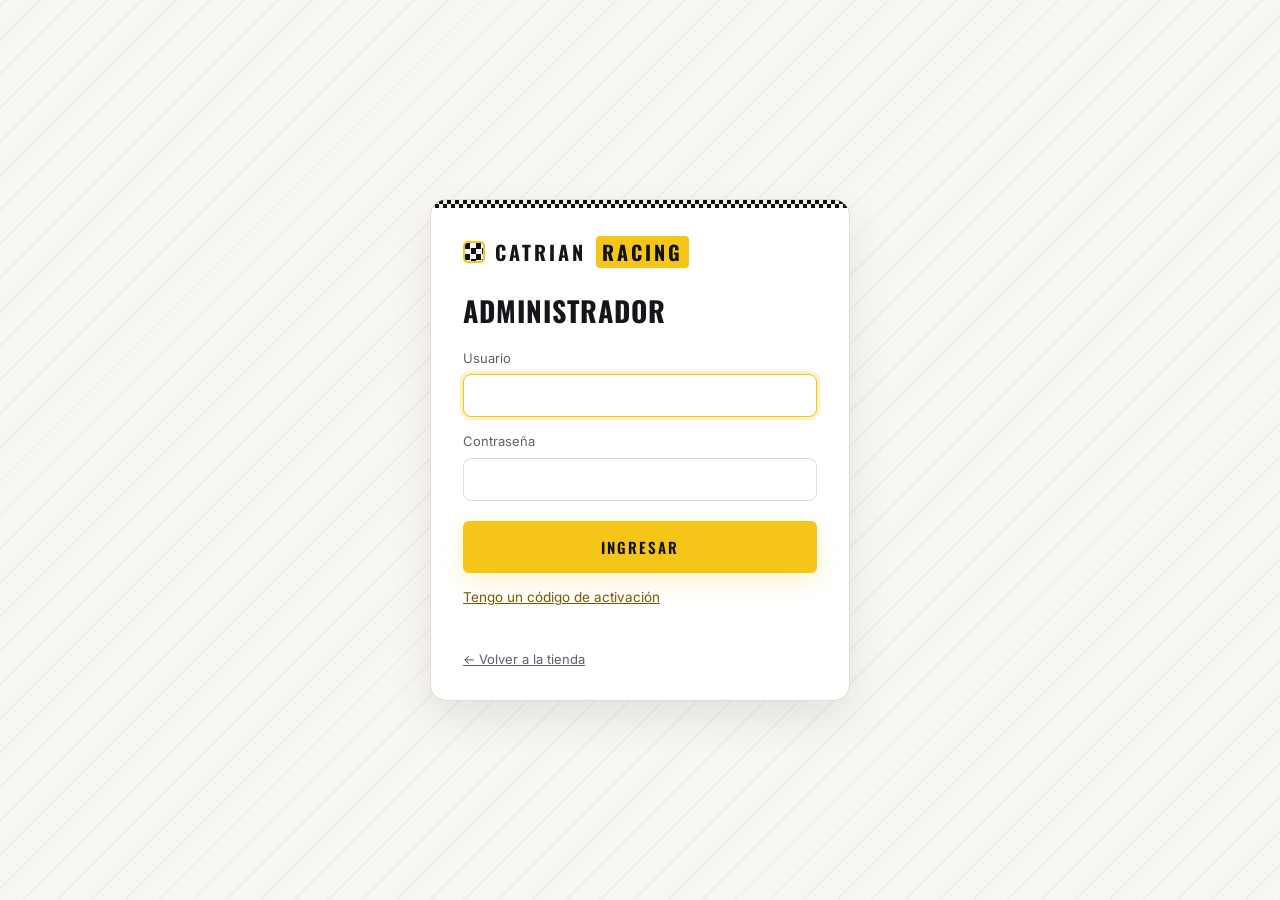
<file: admin.html>
<!DOCTYPE html>
<html lang="es">
<head>
    <meta charset="UTF-8">
    <meta name="viewport" content="width=device-width, initial-scale=1.0">
    <meta name="robots" content="noindex, nofollow">
    <title>Administrador | Catrian Racing</title>
    <link rel="icon" href="data:image/svg+xml,%3Csvg xmlns='http://www.w3.org/2000/svg' viewBox='0 0 16 16'%3E%3Crect width='16' height='16' rx='3' fill='%23f5c518'/%3E%3Crect width='8' height='8' fill='%23111'/%3E%3Crect x='8' y='8' width='8' height='8' fill='%23111'/%3E%3C/svg%3E">
    <link rel="preconnect" href="https://fonts.googleapis.com">
    <link rel="preconnect" href="https://fonts.gstatic.com" crossorigin>
    <link href="https://fonts.googleapis.com/css2?family=Oswald:wght@400;500;600;700&family=Inter:wght@400;500;600&display=swap" rel="stylesheet">
    <link rel="stylesheet" href="styles.css">
    <link rel="stylesheet" href="admin.css">
</head>
<body class="admin">

    <!-- ===== ACCESO ===== -->
    <main class="auth" id="auth-view" hidden>
        <div class="auth-card">
            <a href="index.html" class="logo">
                <span class="logo-mark" aria-hidden="true"></span>
                CATRIAN <span class="logo-accent">RACING</span>
            </a>
            <h1>Administrador</h1>

            <form id="login-form" class="auth-form" novalidate>
                <label for="login-user">Usuario</label>
                <input id="login-user" name="username" autocomplete="username" autocapitalize="none" spellcheck="false" required>
                <label for="login-password">Contraseña</label>
                <input id="login-password" name="password" type="password" autocomplete="current-password" required>
                <button type="submit" class="btn btn-primary btn-block">Ingresar</button>
                <div class="auth-links">
                    <button type="button" class="link-btn" data-auth="activate-form">Tengo un código de activación</button>
                </div>
            </form>

            <form id="activate-form" class="auth-form" novalidate hidden>
                <p class="auth-help">Usa tu código de activación para crear tu usuario y contraseña (o para crear una contraseña nueva si la olvidaste). Cada código sirve una sola vez.</p>
                <label for="activate-code">Código de activación</label>
                <input id="activate-code" name="code" autocomplete="one-time-code" autocapitalize="characters" spellcheck="false" placeholder="XXXX-XXXX-XXXX" required>
                <label for="activate-user">Usuario (3 a 30 letras o números, sin espacios)</label>
                <input id="activate-user" name="username" autocomplete="username" autocapitalize="none" spellcheck="false" required>
                <label for="activate-password">Contraseña (mínimo 8 caracteres)</label>
                <input id="activate-password" name="password" type="password" autocomplete="new-password" minlength="8" required>
                <label for="activate-password2">Repite la contraseña</label>
                <input id="activate-password2" name="password2" type="password" autocomplete="new-password" minlength="8" required>
                <button type="submit" class="btn btn-primary btn-block">Activar y entrar</button>
                <div class="auth-links">
                    <button type="button" class="link-btn" data-auth="login-form">← Volver a ingresar</button>
                </div>
            </form>

            <form id="mfa-form" class="auth-form" novalidate hidden>
                <p class="auth-help">Tienes activada la verificación en dos pasos. Escribe el código de 6 dígitos de tu app de autenticación.</p>
                <label for="mfa-code">Código</label>
                <input id="mfa-code" name="code" inputmode="numeric" autocomplete="one-time-code" maxlength="6" pattern="[0-9]*" required>
                <button type="submit" class="btn btn-primary btn-block">Verificar</button>
                <div class="auth-links">
                    <button type="button" class="link-btn" id="mfa-cancel">← Usar otra cuenta</button>
                </div>
            </form>

            <div id="denied" class="auth-form" hidden>
                <p class="auth-help">El usuario <strong id="denied-email"></strong> no tiene permisos de administrador.</p>
                <button type="button" class="btn btn-ghost btn-block" id="denied-logout">Salir</button>
            </div>

            <p class="auth-msg" id="auth-msg" role="alert"></p>
            <a href="index.html" class="back-store">← Volver a la tienda</a>
        </div>
    </main>

    <!-- ===== PANEL ===== -->
    <div id="app" hidden>
        <header class="admin-top">
            <a href="index.html" class="logo">
                <span class="logo-mark" aria-hidden="true"></span>
                CATRIAN <span class="logo-accent">RACING</span>
            </a>
            <nav class="admin-tabs" id="admin-tabs" aria-label="Secciones">
                <button type="button" class="admin-tab active" data-tab="resumen">Resumen</button>
                <button type="button" class="admin-tab" data-tab="pedidos">Pedidos <span class="tab-badge" id="badge-orders" hidden></span></button>
                <button type="button" class="admin-tab" data-tab="productos">Productos</button>
                <button type="button" class="admin-tab" data-tab="clientes">Clientes <span class="tab-badge" id="badge-customers" hidden></span></button>
                <button type="button" class="admin-tab" data-tab="cotizaciones">Cotizaciones <span class="tab-badge" id="badge-leads" hidden></span></button>
                <button type="button" class="admin-tab" data-tab="taller">Taller <span class="tab-badge" id="badge-bookings" hidden></span></button>
                <button type="button" class="admin-tab" data-tab="opiniones">Opiniones <span class="tab-badge" id="badge-reviews" hidden></span></button>
                <button type="button" class="admin-tab" data-tab="cupones">Cupones</button>
                <button type="button" class="admin-tab" data-tab="guias">Guías</button>
                <button type="button" class="admin-tab" data-tab="motos">Motos</button>
                <button type="button" class="admin-tab" data-tab="ajustes">Ajustes</button>
            </nav>
            <div class="admin-user">
                <a href="index.html" target="_blank" rel="noopener" class="btn btn-sm btn-ghost">Ver tienda</a>
                <button type="button" class="btn btn-sm btn-ghost" id="logout">Salir</button>
            </div>
        </header>

        <main class="admin-main container">

            <!-- RESUMEN -->
            <section class="admin-panel" id="tab-resumen">
                <div class="panel-head">
                    <div>
                        <span class="section-tag">Hola, <span id="admin-email"></span></span>
                        <h1>Resumen</h1>
                    </div>
                    <button type="button" class="btn btn-sm btn-ghost" id="refresh">Actualizar datos</button>
                </div>
                <div class="kpis" id="kpis"></div>
                <div class="admin-cols stats-cols">
                    <div class="admin-card stats-card">
                        <div class="stats-head">
                            <h2>Ventas</h2>
                            <div class="shop-chips" id="stats-range" role="group" aria-label="Periodo"></div>
                        </div>
                        <div class="stats-hero" id="stats-hero"></div>
                        <div class="sales-chart" id="sales-chart"></div>
                        <details class="stats-table">
                            <summary>Ver como tabla</summary>
                            <div id="sales-table"></div>
                        </details>
                    </div>
                    <div class="admin-card">
                        <h2>Más vendidos</h2>
                        <p class="admin-help" id="top-note"></p>
                        <div id="top-products"></div>
                    </div>
                </div>
                <div class="admin-cols">
                    <div class="admin-card">
                        <h2>Últimos pedidos</h2>
                        <div id="recent-orders"></div>
                    </div>
                    <div class="admin-card">
                        <h2>Stock bajo</h2>
                        <div id="low-stock"></div>
                    </div>
                </div>
            </section>

            <!-- PEDIDOS -->
            <section class="admin-panel" id="tab-pedidos" hidden>
                <div class="panel-head">
                    <div>
                        <span class="section-tag">Ventas</span>
                        <h1>Pedidos</h1>
                    </div>
                    <div class="head-actions">
                        <button type="button" class="btn btn-sm btn-ghost" id="orders-export">Exportar CSV</button>
                    </div>
                </div>
                <div class="admin-toolbar">
                    <input type="search" id="orders-search" class="admin-input" placeholder="Buscar por pedido, nombre o teléfono" aria-label="Buscar pedidos">
                </div>
                <div class="shop-chips" id="orders-filter" role="group" aria-label="Filtrar por estado"></div>
                <div id="orders-list" class="admin-list"></div>
            </section>

            <!-- PRODUCTOS -->
            <section class="admin-panel" id="tab-productos" hidden>
                <div class="panel-head">
                    <div>
                        <span class="section-tag">Catálogo</span>
                        <h1>Productos</h1>
                    </div>
                    <div class="head-actions">
                        <button type="button" class="btn btn-sm btn-ghost" id="products-export">Exportar CSV</button>
                        <button type="button" class="btn btn-sm btn-ghost" id="products-import">Importar CSV</button>
                        <input type="file" id="products-import-file" accept=".csv,text/csv" hidden>
                        <button type="button" class="btn btn-sm btn-primary" id="product-new">+ Nuevo producto</button>
                    </div>
                </div>
                <div class="admin-toolbar">
                    <input type="search" id="products-search" class="admin-input" placeholder="Buscar por nombre, marca o subcategoría" aria-label="Buscar productos">
                    <select id="products-cat" class="admin-input" aria-label="Filtrar por categoría">
                        <option value="">Todas las categorías</option>
                        <option>Motos</option>
                        <option>Repuestos</option>
                        <option>Accesorios</option>
                        <option>Equipamiento</option>
                    </select>
                    <label class="check"><input type="checkbox" id="products-low"> Solo stock bajo</label>
                </div>
                <details class="admin-card photo-guide">
                    <summary>📸 Cómo sacar buenas fotos de tus productos con el celular</summary>
                    <ol>
                        <li><strong>Fondo blanco liso:</strong> una cartulina blanca curvada (de la mesa hacia la pared) evita sombras y bordes. Es el estilo de las tiendas grandes.</li>
                        <li><strong>Luz natural suave:</strong> junto a una ventana, sin sol directo. Evita el flash: crea brillos y sombras duras. Si hay sombra de un lado, refleja luz con una hoja blanca.</li>
                        <li><strong>Celular a la altura del producto</strong> y un poco más lejos, con zoom 2x: así no se deforma. Limpia el lente antes.</li>
                        <li><strong>Producto centrado y llenando el cuadro</strong> (que ocupe cerca del 80%). Formato cuadrado si tu cámara lo permite.</li>
                        <li><strong>Varias fotos:</strong> frente, perfil, detalle (marca, medida, conectores) y la caja o etiqueta. La primera es la principal y la segunda aparece al pasar el mouse.</li>
                        <li><strong>Producto limpio y sin precios</strong> ni etiquetas de otras tiendas. No uses fotos de otras páginas: pueden tener derechos de autor.</li>
                        <li>No te preocupes por el tamaño: <strong>al subirlas, el panel las achica y comprime solo</strong> para que carguen rápido.</li>
                    </ol>
                </details>
                <p class="admin-count" id="products-count"></p>
                <div id="products-list" class="admin-list"></div>
            </section>

            <!-- CLIENTES -->
            <section class="admin-panel" id="tab-clientes" hidden>
                <div class="panel-head">
                    <div>
                        <span class="section-tag">Fidelización</span>
                        <h1>Clientes con cuenta</h1>
                    </div>
                </div>
                <div class="admin-toolbar">
                    <input type="search" id="customers-search" class="admin-input" placeholder="Buscar por correo, nombre o empresa" aria-label="Buscar clientes">
                </div>
                <div class="shop-chips" id="customers-filter" role="group" aria-label="Filtrar clientes"></div>
                <div id="customers-list" class="admin-list"></div>
            </section>

            <!-- COTIZACIONES -->
            <section class="admin-panel" id="tab-cotizaciones" hidden>
                <div class="panel-head">
                    <div>
                        <span class="section-tag">Motos</span>
                        <h1>Cotizaciones</h1>
                    </div>
                </div>
                <p class="admin-help">Solicitudes de financiamiento (desde el simulador de cuotas de cada moto) y de motos en parte de pago.</p>
                <div class="shop-chips" id="leads-filter" role="group" aria-label="Filtrar cotizaciones"></div>
                <div id="leads-list" class="admin-list"></div>
            </section>

            <!-- TALLER -->
            <section class="admin-panel" id="tab-taller" hidden>
                <div class="panel-head">
                    <div>
                        <span class="section-tag">Servicios</span>
                        <h1>Agenda del taller</h1>
                    </div>
                </div>
                <p class="admin-help">Los clientes reservan desde la tienda (botón «Agendar hora» en la sección Taller). Hay 2 cupos por horario: de lunes a viernes 9:00, 10:30, 12:00, 14:30, 16:00 y 17:30, y sábados 10:00, 11:30 y 13:00. Al cancelar una reserva, el cupo se libera.</p>
                <div class="shop-chips" id="bookings-filter" role="group" aria-label="Filtrar reservas"></div>
                <div id="bookings-list" class="admin-list"></div>
            </section>

            <!-- OPINIONES -->
            <section class="admin-panel" id="tab-opiniones" hidden>
                <div class="panel-head">
                    <div>
                        <span class="section-tag">Clientes</span>
                        <h1>Opiniones</h1>
                    </div>
                </div>
                <p class="admin-help">Solo pueden opinar clientes con un pedido enviado o entregado que incluya el producto. Nada se publica hasta que lo apruebes.</p>
                <div class="shop-chips" id="reviews-filter" role="group" aria-label="Filtrar opiniones"></div>
                <div id="reviews-list" class="admin-list"></div>
            </section>

            <!-- GUÍAS -->
            <section class="admin-panel" id="tab-guias" hidden>
                <div class="panel-head">
                    <div>
                        <span class="section-tag">Contenido</span>
                        <h1>Guías y consejos</h1>
                    </div>
                    <button type="button" class="btn btn-sm btn-primary" id="post-new">+ Nueva guía</button>
                </div>
                <p class="admin-help">Las guías aparecen en la portada, tienen su propia página para Google (/guias/...) y pueden recomendar productos. Escribir 1 o 2 al mes ayuda mucho a que te encuentren.</p>
                <div id="posts-list" class="admin-list"></div>
            </section>

            <!-- CUPONES -->
            <section class="admin-panel" id="tab-cupones" hidden>
                <div class="panel-head">
                    <div>
                        <span class="section-tag">Promociones</span>
                        <h1>Cupones de descuento</h1>
                    </div>
                </div>
                <form class="admin-card inline-form coupon-form" id="coupon-form" novalidate>
                    <div>
                        <label for="coupon-code">Código</label>
                        <input id="coupon-code" class="admin-input" placeholder="EJ: VERANO20" required>
                    </div>
                    <div>
                        <label for="coupon-kind">Tipo</label>
                        <select id="coupon-kind" class="admin-input">
                            <option value="percent">% de descuento</option>
                            <option value="amount">Monto fijo ($)</option>
                            <option value="free_shipping">Envío gratis</option>
                        </select>
                    </div>
                    <div id="coupon-value-wrap">
                        <label for="coupon-value" id="coupon-value-label">% de descuento</label>
                        <input id="coupon-value" class="admin-input" type="number" min="1" placeholder="10">
                    </div>
                    <div>
                        <label for="coupon-min">Compra mínima ($)</label>
                        <input id="coupon-min" class="admin-input" type="number" min="0" step="1000" placeholder="Sin mínimo">
                    </div>
                    <div>
                        <label for="coupon-max">Usos máximos</label>
                        <input id="coupon-max" class="admin-input" type="number" min="1" placeholder="Sin límite">
                    </div>
                    <div>
                        <label for="coupon-expires">Vence el</label>
                        <input id="coupon-expires" class="admin-input" type="date">
                    </div>
                    <button type="submit" class="btn btn-sm btn-primary">Crear cupón</button>
                </form>
                <div id="coupons-list" class="admin-list"></div>
            </section>

            <!-- MOTOS -->
            <section class="admin-panel" id="tab-motos" hidden>
                <div class="panel-head">
                    <div>
                        <span class="section-tag">Buscador por moto</span>
                        <h1>Motos compatibles</h1>
                    </div>
                </div>
                <p class="admin-help">Estas motos aparecen en «Busca por tu moto». En cada producto eliges con cuáles es compatible.</p>
                <form class="admin-card inline-form" id="vehicle-form" novalidate>
                    <div>
                        <label for="vehicle-type">Tipo</label>
                        <input id="vehicle-type" class="admin-input" list="vehicle-types" placeholder="Calle, Off-road, Scooter..." required>
                        <datalist id="vehicle-types"></datalist>
                    </div>
                    <div>
                        <label for="vehicle-brand">Marca</label>
                        <input id="vehicle-brand" class="admin-input" placeholder="Honda" required>
                    </div>
                    <div>
                        <label for="vehicle-model">Modelo</label>
                        <input id="vehicle-model" class="admin-input" placeholder="CB190R" required>
                    </div>
                    <button type="submit" class="btn btn-sm btn-primary">Agregar moto</button>
                </form>
                <div id="vehicles-list" class="admin-list"></div>
            </section>

            <!-- AJUSTES -->
            <section class="admin-panel" id="tab-ajustes" hidden>
                <div class="panel-head">
                    <div>
                        <span class="section-tag">Configuración</span>
                        <h1>Ajustes de la tienda</h1>
                    </div>
                </div>
                <div class="admin-cols">
                    <form class="admin-card admin-form owner-only" id="settings-form" novalidate>
                        <h2>Tienda</h2>
                        <label for="set-whatsapp">WhatsApp para pedidos (con código de país)</label>
                        <input id="set-whatsapp" class="admin-input" inputmode="numeric" placeholder="56912345678">
                        <label for="set-free">Envío gratis desde ($)</label>
                        <input id="set-free" class="admin-input" type="number" min="0" step="1000">
                        <label for="set-announce">Barra de anuncios (un mensaje por línea, máximo 3)</label>
                        <textarea id="set-announce" class="admin-input" rows="3"></textarea>
                        <label for="set-ga4">Google Analytics 4 · ID de medición (opcional)</label>
                        <input id="set-ga4" class="admin-input" autocomplete="off" spellcheck="false" placeholder="G-XXXXXXXXXX">
                        <label for="set-pixel">Meta Pixel (Facebook e Instagram) · ID (opcional)</label>
                        <input id="set-pixel" class="admin-input" inputmode="numeric" autocomplete="off" placeholder="123456789012345">
                        <button type="submit" class="btn btn-sm btn-primary">Guardar ajustes</button>
                    </form>
                    <div class="admin-card owner-only">
                        <h2>Pago en línea</h2>
                        <p class="admin-help">Elige con quién cobras en la tienda. <strong>Mercado Pago</strong>: tarjetas y saldo Mercado Pago. <strong>Flow</strong>: Webpay, tarjetas, transferencia (Khipu), Mach y más.</p>
                        <div class="provider-choice" id="provider-choice" role="radiogroup" aria-label="Proveedor de pago">
                            <label class="check"><input type="radio" name="provider" value="mercadopago"> Mercado Pago</label>
                            <label class="check"><input type="radio" name="provider" value="flow"> Flow</label>
                        </div>
                    </div>
                    <form class="admin-card admin-form owner-only" id="flow-form" novalidate>
                        <h2>Pagos con Flow</h2>
                        <p class="admin-help">En flow.cl → Mi cuenta → Integraciones copia tu <strong>API Key</strong> y tu <strong>Secret Key</strong>. Para probar sin cobrar, usa las de sandbox.flow.cl y marca «Modo de prueba». Con Flow el cliente debe dejar su correo al pagar en línea.</p>
                        <p class="mp-state" id="flow-state"></p>
                        <label for="flow-key">API Key</label>
                        <input id="flow-key" class="admin-input" type="password" autocomplete="off" spellcheck="false">
                        <label for="flow-secret">Secret Key</label>
                        <input id="flow-secret" class="admin-input" type="password" autocomplete="off" spellcheck="false">
                        <label class="check"><input type="checkbox" id="flow-sandbox"> Modo de prueba (sandbox.flow.cl)</label>
                        <label class="check mp-enable"><input type="checkbox" id="flow-enabled"> Activar Flow</label>
                        <button type="submit" class="btn btn-sm btn-primary">Guardar Flow</button>
                    </form>
                    <form class="admin-card admin-form owner-only" id="mp-form" novalidate>
                        <h2>Pagos con tarjeta (Mercado Pago)</h2>
                        <p class="admin-help">Con esto el cliente paga con débito, crédito o prepago al finalizar la compra, y el pedido pasa solo a «Pagado». Copia tu <strong>Access Token de producción</strong> desde Mercado Pago → Tu negocio → Configuración → Credenciales (o «Tus integraciones» → Credenciales de producción).</p>
                        <p class="mp-state" id="mp-state"></p>
                        <label for="mp-token">Access Token</label>
                        <input id="mp-token" class="admin-input" type="password" autocomplete="off" spellcheck="false" placeholder="APP_USR-...">
                        <label class="check mp-enable"><input type="checkbox" id="mp-enabled"> Activar pago en línea en la tienda</label>
                        <button type="submit" class="btn btn-sm btn-primary">Guardar pagos</button>
                    </form>
                    <form class="admin-card admin-form owner-only" id="loyalty-form" novalidate>
                        <h2>Puntos y referidos</h2>
                        <p class="admin-help">Los clientes con cuenta ganan puntos en cada compra pagada (1 punto = $1) y los canjean por cupones desde 1.000 puntos. Al recomendar, el amigo recibe un cupón y quien recomienda gana puntos con su primera compra.</p>
                        <label class="check"><input type="checkbox" id="loy-enabled"> Activar puntos y referidos</label>
                        <div class="form-grid">
                            <div>
                                <label for="loy-earn">Puntos por compra (% del total)</label>
                                <input id="loy-earn" class="admin-input" type="number" min="0" max="20" step="0.5">
                            </div>
                            <div>
                                <label for="loy-ref">Puntos por recomendar</label>
                                <input id="loy-ref" class="admin-input" type="number" min="0" step="500">
                            </div>
                            <div>
                                <label for="loy-welcome">Cupón para el amigo ($)</label>
                                <input id="loy-welcome" class="admin-input" type="number" min="0" step="500">
                            </div>
                            <div>
                                <label for="loy-welcome-min">Compra mínima del cupón ($)</label>
                                <input id="loy-welcome-min" class="admin-input" type="number" min="0" step="1000">
                            </div>
                        </div>
                        <button type="submit" class="btn btn-sm btn-primary">Guardar puntos y referidos</button>
                    </form>
                    <form class="admin-card admin-form owner-only" id="finance-form" novalidate>
                        <h2>Simulador de cuotas (motos)</h2>
                        <p class="admin-help">Se muestra en la ficha de cada moto. Es referencial: el cliente envía una solicitud y tú le confirmas con la financiera.</p>
                        <label class="check"><input type="checkbox" id="fin-enabled"> Mostrar el simulador</label>
                        <div class="form-grid">
                            <div>
                                <label for="fin-rate">Tasa mensual (%)</label>
                                <input id="fin-rate" class="admin-input" type="number" min="0" max="10" step="0.01">
                            </div>
                            <div>
                                <label for="fin-down">Pie mínimo (%)</label>
                                <input id="fin-down" class="admin-input" type="number" min="0" max="80" step="5">
                            </div>
                        </div>
                        <label for="fin-terms">Plazos en meses, separados por coma</label>
                        <input id="fin-terms" class="admin-input" placeholder="12, 24, 36, 48">
                        <button type="submit" class="btn btn-sm btn-primary">Guardar simulador</button>
                    </form>
                    <form class="admin-card admin-form owner-only" id="auto-form" novalidate>
                        <h2>Correos que venden solos</h2>
                        <p class="admin-help">Se revisan cada 15 minutos y usan la configuración de correos de abajo. Cada correo trae un enlace para darse de baja.</p>
                        <div class="auto-stats" id="auto-stats"></div>
                        <label class="check"><input type="checkbox" id="auto-cart"> Recordar carros abandonados</label>
                        <div class="form-grid">
                            <div>
                                <label for="auto-cart-hours">Enviar después de (horas)</label>
                                <input id="auto-cart-hours" class="admin-input" type="number" min="1" max="72">
                            </div>
                            <div>
                                <label for="auto-cart-coupon">Cupón de regalo (opcional)</label>
                                <input id="auto-cart-coupon" class="admin-input" placeholder="Ej: VUELVE5" autocomplete="off">
                            </div>
                        </div>
                        <label class="check"><input type="checkbox" id="auto-restock"> Avisar cuando vuelve el stock («Avísame cuando llegue»)</label>
                        <label class="check"><input type="checkbox" id="auto-maint"> Recordatorio de mantención</label>
                        <label for="auto-maint-months">Meses después de comprar aceite/filtros o de ir al taller</label>
                        <input id="auto-maint-months" class="admin-input" type="number" min="1" max="24">
                        <button type="submit" class="btn btn-sm btn-primary">Guardar automatizaciones</button>
                    </form>
                    <form class="admin-card admin-form owner-only" id="email-form" novalidate>
                        <h2>Correos automáticos al cliente</h2>
                        <p class="admin-help">Si el cliente deja su email, le llega un correo cuando recibimos su pedido, cuando se paga, cuando se despacha (con la empresa y el número de seguimiento), cuando se entrega o si se cancela. Se envían con <strong>Resend</strong> (gratis hasta 3.000 correos al mes): crea una cuenta en resend.com, verifica tu dominio y copia aquí la API Key.</p>
                        <p class="mp-state" id="email-state"></p>
                        <label for="email-key">API Key de Resend</label>
                        <input id="email-key" class="admin-input" type="password" autocomplete="off" spellcheck="false" placeholder="re_...">
                        <label for="email-from">Remitente</label>
                        <input id="email-from" class="admin-input" autocomplete="off" spellcheck="false" placeholder="Catrian Racing &lt;pedidos@tudominio.cl&gt;">
                        <label for="email-reply">Responder a (opcional)</label>
                        <input id="email-reply" class="admin-input" type="email" autocomplete="off" spellcheck="false" placeholder="contacto@tudominio.cl">
                        <label for="email-url">Dirección de la tienda (para el botón «Ver estado del pedido»)</label>
                        <input id="email-url" class="admin-input" type="url" autocomplete="off" spellcheck="false" placeholder="https://catrian-racing.vercel.app">
                        <label class="check mp-enable"><input type="checkbox" id="email-enabled"> Enviar correos automáticos</label>
                        <div class="inline-actions">
                            <button type="submit" class="btn btn-sm btn-primary">Guardar correos</button>
                            <button type="button" class="btn btn-sm btn-ghost" id="email-test">Enviar correo de prueba</button>
                        </div>
                    </form>
                    <div class="admin-card owner-only gallery-card">
                        <h2>Galería de trabajos</h2>
                        <p class="admin-help">Fotos reales de tu taller y tus trabajos para la sección «Galería» de la portada (hasta 12). Mientras no subas ninguna, se muestran ilustraciones.</p>
                        <div class="gallery-admin" id="gallery-admin"></div>
                        <input type="file" id="gallery-file" accept="image/*" multiple hidden>
                        <div class="inline-actions">
                            <button type="button" class="btn btn-sm btn-ghost" id="gallery-add">Subir fotos</button>
                            <button type="button" class="btn btn-sm btn-primary" id="gallery-save">Guardar galería</button>
                        </div>
                    </div>
                    <form class="admin-card admin-form rates-card owner-only" id="rates-form" novalidate>
                        <h2>Tarifas de envío por región</h2>
                        <p class="admin-help">El cliente ve el costo exacto en el carro según su región. Deja vacía una región para que el envío quede «a cotizar». Sobre el monto de envío gratis, el despacho no se cobra.</p>
                        <div class="rates-grid" id="rates-grid"></div>
                        <button type="submit" class="btn btn-sm btn-primary">Guardar tarifas</button>
                    </form>
                    <div class="admin-card security-card">
                        <h2>Mi seguridad</h2>
                        <h3 class="mt-sm">Verificación en dos pasos</h3>
                        <p class="admin-help">Además de tu contraseña, te pedirá un código de 6 dígitos de una app en tu celular (Google Authenticator, Microsoft Authenticator o similar). Así nadie entra aunque sepa tu contraseña.</p>
                        <div id="mfa-box"></div>
                        <h3 class="mt-sm">Mi contraseña</h3>
                        <form class="inline-form" id="password-form" novalidate>
                            <div>
                                <label for="new-password">Nueva contraseña</label>
                                <input id="new-password" class="admin-input" type="password" minlength="8" autocomplete="new-password" required>
                            </div>
                            <button type="submit" class="btn btn-sm btn-ghost">Cambiar</button>
                        </form>
                    </div>
                    <div class="admin-card owner-only">
                        <h2>Administradores</h2>
                        <p class="admin-help">Usuarios que pueden entrar a este panel y qué pueden ver. <strong>Dueño</strong>: todo. <strong>Ventas</strong>: pedidos, clientes, cotizaciones, taller, opiniones y cupones. <strong>Catálogo</strong>: productos, guías, motos y cupones. Para cambiarle la contraseña a alguien, guarda el mismo usuario con una contraseña nueva.</p>
                        <div id="admins-list"></div>
                        <form class="inline-form user-form" id="admin-form" novalidate>
                            <div>
                                <label for="admin-new-user">Usuario</label>
                                <input id="admin-new-user" class="admin-input" autocomplete="off" autocapitalize="none" spellcheck="false" required>
                            </div>
                            <div>
                                <label for="admin-new-password">Contraseña</label>
                                <input id="admin-new-password" class="admin-input" type="password" minlength="8" autocomplete="new-password" required>
                            </div>
                            <div>
                                <label for="admin-new-role">Rol</label>
                                <select id="admin-new-role" class="admin-input">
                                    <option value="ventas">Ventas</option>
                                    <option value="catalogo">Catálogo</option>
                                    <option value="owner">Dueño</option>
                                </select>
                            </div>
                            <button type="submit" class="btn btn-sm btn-ghost">Guardar usuario</button>
                        </form>
                    </div>
                </div>
            </section>
        </main>
    </div>

    <!-- ===== PANEL LATERAL (pedido / producto) ===== -->
    <div class="overlay" id="overlay" hidden></div>
    <aside class="drawer drawer-wide" id="side" role="dialog" aria-modal="true" aria-labelledby="side-title" aria-hidden="true">
        <div class="drawer-head">
            <h2 id="side-title"></h2>
            <button type="button" class="icon-btn" id="side-close" aria-label="Cerrar">
                <svg viewBox="0 0 24 24" fill="none" stroke="currentColor" stroke-width="2.2" stroke-linecap="round" aria-hidden="true"><path d="M6 6l12 12M18 6L6 18"/></svg>
            </button>
        </div>
        <div class="drawer-view" id="side-body"></div>
    </aside>

    <div class="toast" id="toast" role="status" aria-live="polite"></div>

    <script src="supabase-config.js"></script>
    <script src="admin.js"></script>
</body>
</html>
</file>
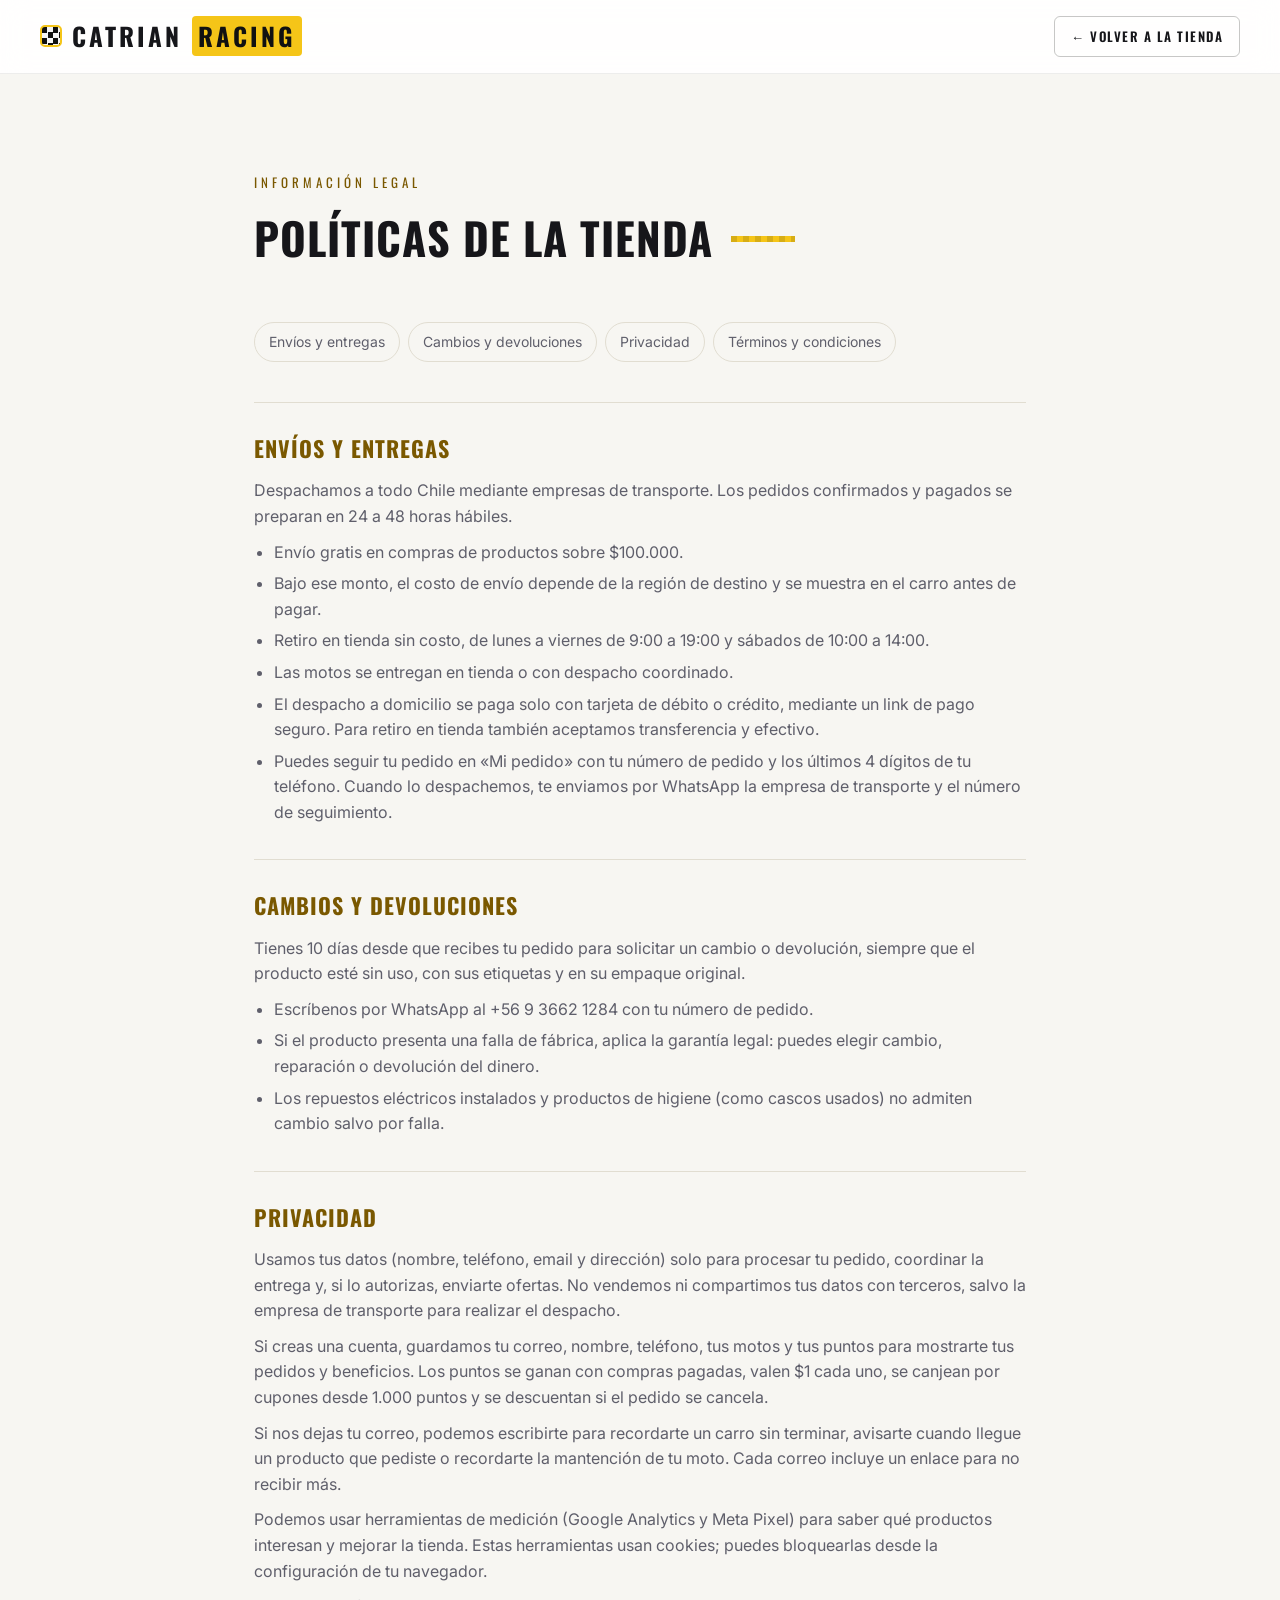
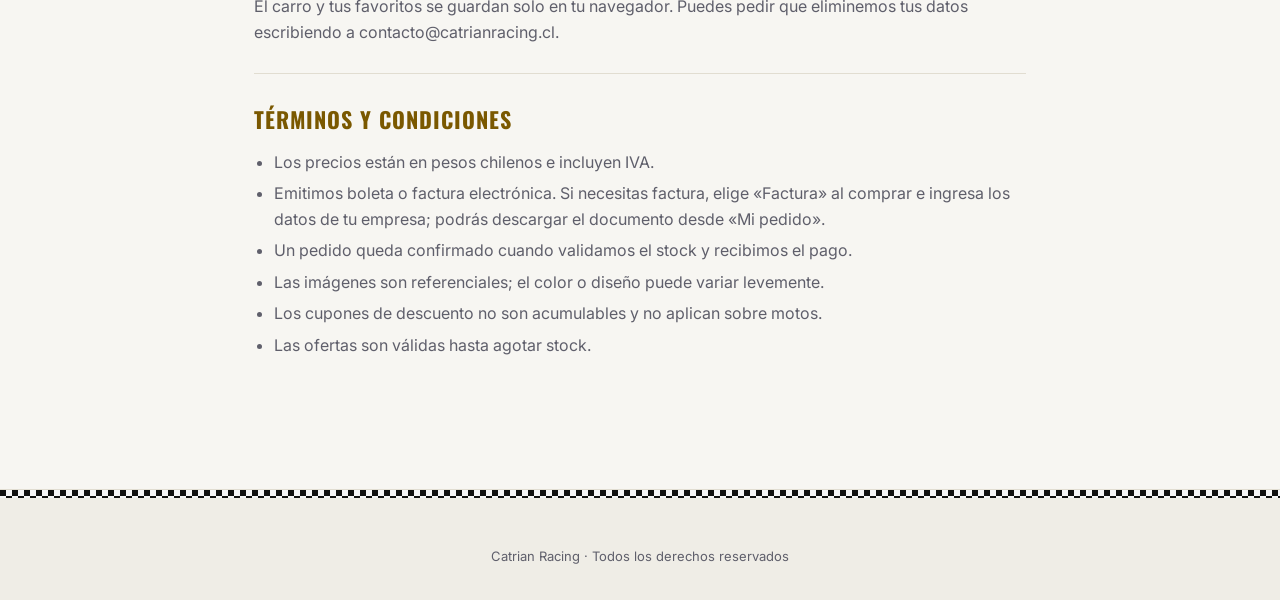
<file: politicas.html>
<!DOCTYPE html>
<html lang="es">
<head>
    <meta charset="UTF-8">
    <meta name="viewport" content="width=device-width, initial-scale=1.0">
    <title>Políticas de la tienda | Catrian Racing</title>
    <meta name="description" content="Políticas de envío, cambios y devoluciones, privacidad y términos de Catrian Racing.">
    <link rel="icon" href="data:image/svg+xml,%3Csvg xmlns='http://www.w3.org/2000/svg' viewBox='0 0 16 16'%3E%3Crect width='16' height='16' rx='3' fill='%23f5c518'/%3E%3Crect width='8' height='8' fill='%23111'/%3E%3Crect x='8' y='8' width='8' height='8' fill='%23111'/%3E%3C/svg%3E">
    <link rel="preconnect" href="https://fonts.googleapis.com">
    <link rel="preconnect" href="https://fonts.gstatic.com" crossorigin>
    <link href="https://fonts.googleapis.com/css2?family=Oswald:wght@400;500;600;700&family=Inter:wght@400;500;600&display=swap" rel="stylesheet">
    <link rel="stylesheet" href="styles.css">
</head>
<body>

    <header class="header">
        <a href="index.html" class="logo">
            <span class="logo-mark" aria-hidden="true"></span>
            CATRIAN <span class="logo-accent">RACING</span>
        </a>
        <a href="index.html#tienda" class="btn btn-sm btn-ghost">← Volver a la tienda</a>
    </header>

    <main class="section">
        <div class="container policies">
            <div class="section-head">
                <span class="section-tag">Información legal</span>
                <h2>Políticas de la tienda</h2>
            </div>

            <nav class="policy-index" aria-label="Políticas">
                <a href="#envios">Envíos y entregas</a>
                <a href="#cambios">Cambios y devoluciones</a>
                <a href="#privacidad">Privacidad</a>
                <a href="#terminos">Términos y condiciones</a>
            </nav>

            <section id="envios">
                <h3>Envíos y entregas</h3>
                <p>Despachamos a todo Chile mediante empresas de transporte. Los pedidos confirmados y pagados se preparan en 24 a 48 horas hábiles.</p>
                <ul>
                    <li>Envío gratis en compras de productos sobre $100.000.</li>
                    <li>Bajo ese monto, el costo de envío depende de la región de destino y se muestra en el carro antes de pagar.</li>
                    <li>Retiro en tienda sin costo, de lunes a viernes de 9:00 a 19:00 y sábados de 10:00 a 14:00.</li>
                    <li>Las motos se entregan en tienda o con despacho coordinado.</li>
                    <li>El despacho a domicilio se paga solo con tarjeta de débito o crédito, mediante un link de pago seguro. Para retiro en tienda también aceptamos transferencia y efectivo.</li>
                    <li>Puedes seguir tu pedido en «Mi pedido» con tu número de pedido y los últimos 4 dígitos de tu teléfono. Cuando lo despachemos, te enviamos por WhatsApp la empresa de transporte y el número de seguimiento.</li>
                </ul>
            </section>

            <section id="cambios">
                <h3>Cambios y devoluciones</h3>
                <p>Tienes 10 días desde que recibes tu pedido para solicitar un cambio o devolución, siempre que el producto esté sin uso, con sus etiquetas y en su empaque original.</p>
                <ul>
                    <li>Escríbenos por WhatsApp al +56 9 3662 1284 con tu número de pedido.</li>
                    <li>Si el producto presenta una falla de fábrica, aplica la garantía legal: puedes elegir cambio, reparación o devolución del dinero.</li>
                    <li>Los repuestos eléctricos instalados y productos de higiene (como cascos usados) no admiten cambio salvo por falla.</li>
                </ul>
            </section>

            <section id="privacidad">
                <h3>Privacidad</h3>
                <p>Usamos tus datos (nombre, teléfono, email y dirección) solo para procesar tu pedido, coordinar la entrega y, si lo autorizas, enviarte ofertas. No vendemos ni compartimos tus datos con terceros, salvo la empresa de transporte para realizar el despacho.</p>
                <p>Si creas una cuenta, guardamos tu correo, nombre, teléfono, tus motos y tus puntos para mostrarte tus pedidos y beneficios. Los puntos se ganan con compras pagadas, valen $1 cada uno, se canjean por cupones desde 1.000 puntos y se descuentan si el pedido se cancela.</p>
                <p>Si nos dejas tu correo, podemos escribirte para recordarte un carro sin terminar, avisarte cuando llegue un producto que pediste o recordarte la mantención de tu moto. Cada correo incluye un enlace para no recibir más.</p>
                <p>Podemos usar herramientas de medición (Google Analytics y Meta Pixel) para saber qué productos interesan y mejorar la tienda. Estas herramientas usan cookies; puedes bloquearlas desde la configuración de tu navegador.</p>
                <p>El carro y tus favoritos se guardan solo en tu navegador. Puedes pedir que eliminemos tus datos escribiendo a contacto@catrianracing.cl.</p>
            </section>

            <section id="terminos">
                <h3>Términos y condiciones</h3>
                <ul>
                    <li>Los precios están en pesos chilenos e incluyen IVA.</li>
                    <li>Emitimos boleta o factura electrónica. Si necesitas factura, elige «Factura» al comprar e ingresa los datos de tu empresa; podrás descargar el documento desde «Mi pedido».</li>
                    <li>Un pedido queda confirmado cuando validamos el stock y recibimos el pago.</li>
                    <li>Las imágenes son referenciales; el color o diseño puede variar levemente.</li>
                    <li>Los cupones de descuento no son acumulables y no aplican sobre motos.</li>
                    <li>Las ofertas son válidas hasta agotar stock.</li>
                </ul>
            </section>
        </div>
    </main>

    <footer class="footer">
        <div class="checkered" aria-hidden="true"></div>
        <p>Catrian Racing · Todos los derechos reservados</p>
    </footer>

</body>
</html>
</file>
<file: styles.css>
:root {
    --yellow: #f5c518;
    --accent-ink: #7a5800;
    --bg: #f7f6f2;
    --bg-soft: #efede6;
    --card: #ffffff;
    --media: #ece9e0;
    --border: #e1ddd1;
    --text: #16161a;
    --muted: #5f5f6b;
    --green: #25d366;
    --ok: #15803d;
    --danger: #dc2626;
    --font-head: 'Oswald', sans-serif;
    --font-body: 'Inter', sans-serif;
}

* {
    margin: 0;
    padding: 0;
    box-sizing: border-box;
}

html {
    scroll-behavior: smooth;
    scroll-padding-top: 90px;
    overflow-x: clip;
}

body {
    background-color: var(--bg);
    color: var(--text);
    font-family: var(--font-body);
    line-height: 1.6;
    -webkit-font-smoothing: antialiased;
}

h1, h2, h3 {
    font-family: var(--font-head);
    text-transform: uppercase;
    letter-spacing: 1px;
}

a {
    color: inherit;
}

img {
    max-width: 100%;
}

::selection {
    background-color: var(--yellow);
    color: #111;
}

.container {
    max-width: 1100px;
    margin: 0 auto;
    padding: 0 24px;
}

/* ===== LOGO ===== */
.logo {
    display: inline-flex;
    align-items: center;
    gap: 10px;
    font-family: var(--font-head);
    font-size: 25px;
    font-weight: 700;
    letter-spacing: 3px;
    color: var(--text);
    text-decoration: none;
}

#logo {
    -webkit-touch-callout: none;
    -webkit-user-select: none;
    user-select: none;
}

.logo-accent {
    color: #111;
    background-color: var(--yellow);
    padding: 0 6px;
    border-radius: 4px;
}

.logo-mark {
    flex-shrink: 0;
    width: 22px;
    height: 22px;
    border-radius: 5px;
    border: 2px solid var(--yellow);
    background-color: #111;
    background-image: repeating-conic-gradient(#f5f5f6 0 25%, #111 0 50%);
    background-size: 11px 11px;
}

/* ===== MENÚ ===== */
.header {
    position: sticky;
    top: 0;
    z-index: 100;
    display: flex;
    justify-content: space-between;
    align-items: center;
    gap: 16px;
    padding: 16px 40px;
    background: rgba(255, 255, 255, 0.9);
    backdrop-filter: blur(14px);
    -webkit-backdrop-filter: blur(14px);
    border-bottom: 1px solid rgba(0, 0, 0, 0.07);
}

.nav {
    display: flex;
    flex-wrap: wrap;
    gap: 6px;
}

.nav a {
    font-family: var(--font-head);
    font-size: 15px;
    letter-spacing: 1.5px;
    text-transform: uppercase;
    text-decoration: none;
    color: var(--muted);
    padding: 8px 14px;
    border-radius: 6px;
    transition: color 0.2s, background-color 0.2s;
}

.nav a:hover {
    color: var(--accent-ink);
    background-color: rgba(245, 197, 24, 0.18);
}

.nav a.active {
    color: var(--text);
    background-color: rgba(245, 197, 24, 0.28);
    box-shadow: inset 0 -2px 0 var(--yellow);
}

/* ===== PORTADA ===== */
.hero {
    position: relative;
    min-height: 92vh;
    display: flex;
    align-items: center;
    justify-content: center;
    text-align: center;
    padding: 120px 24px 90px;
    overflow: hidden;
    background-color: var(--bg);
}

.hero-bg {
    position: absolute;
    inset: 0;
    width: 100%;
    height: 100%;
    object-fit: cover;
    opacity: 0.22;
}

.hero-shade {
    position: absolute;
    inset: 0;
    background: linear-gradient(180deg, rgba(247, 246, 242, 0.85), rgba(247, 246, 242, 0.55) 55%, var(--bg) 100%);
}

.hero-lines {
    position: absolute;
    inset: 0;
    background: repeating-linear-gradient(-45deg, rgba(0, 0, 0, 0.028) 0 2px, transparent 2px 24px);
    pointer-events: none;
}

.hero-content {
    position: relative;
    z-index: 1;
    max-width: 800px;
}

.hero-badge {
    display: inline-block;
    font-family: var(--font-head);
    font-size: 13px;
    letter-spacing: 3px;
    text-transform: uppercase;
    color: var(--accent-ink);
    border: 1px solid rgba(245, 197, 24, 0.4);
    background: rgba(245, 197, 24, 0.18);
    padding: 8px 18px;
    border-radius: 999px;
    margin-bottom: 26px;
}

.hero h1 {
    font-size: clamp(44px, 7vw, 80px);
    line-height: 1.04;
    margin-bottom: 18px;
}

.hero h1 .accent {
    color: var(--text);
    position: relative;
    background: linear-gradient(180deg, transparent 56%, var(--yellow) 56%, var(--yellow) 92%, transparent 92%);
    padding: 0 6px;
}

.hero h1 .accent::after {
    content: none;
    position: absolute;
    left: 0;
    right: 0;
    bottom: 2px;
    height: 5px;
    background-color: var(--yellow);
    background-image: repeating-conic-gradient(#f5c518 0 25%, rgba(245, 197, 24, 0) 0 50%);
    background-size: 10px 10px;
}

.hero p {
    color: var(--muted);
    font-size: clamp(16px, 2vw, 19px);
    margin-bottom: 36px;
}

.hero-cta {
    display: flex;
    justify-content: center;
    flex-wrap: wrap;
    gap: 16px;
}

/* ===== BOTONES ===== */
.btn {
    display: inline-block;
    font-family: var(--font-head);
    font-size: 15px;
    font-weight: 600;
    letter-spacing: 2px;
    text-transform: uppercase;
    text-decoration: none;
    padding: 15px 34px;
    border-radius: 6px;
    transition: transform 0.2s, box-shadow 0.2s, background-color 0.2s, border-color 0.2s, color 0.2s;
}

.btn-primary {
    background-color: var(--yellow);
    color: #111;
    box-shadow: 0 8px 24px rgba(245, 197, 24, 0.22);
}

.btn-primary:hover {
    background-color: #ffd83d;
    transform: translateY(-2px);
    box-shadow: 0 12px 32px rgba(245, 197, 24, 0.32);
}

.btn-ghost {
    border: 1.5px solid rgba(0, 0, 0, 0.22);
    color: var(--text);
}

.btn-ghost:hover {
    border-color: var(--accent-ink);
    color: var(--accent-ink);
    transform: translateY(-2px);
}

/* ===== BANDA DAMERO ===== */
.checkered {
    position: absolute;
    left: 0;
    right: 0;
    bottom: 0;
    height: 12px;
    background-color: #111;
    background-image: repeating-conic-gradient(#f5f5f6 0 25%, #111 0 50%);
    background-size: 12px 12px;
}

/* ===== CINTA CORREDIZA ===== */
.ticker {
    background-color: var(--yellow);
    overflow: hidden;
    padding: 12px 0;
    border-top: 2px solid #0d0d10;
    border-bottom: 2px solid #0d0d10;
}

.ticker-track {
    display: flex;
    width: max-content;
    animation: ticker 28s linear infinite;
}

.ticker:hover .ticker-track {
    animation-play-state: paused;
}

.ticker-track span {
    display: inline-flex;
    align-items: center;
    gap: 26px;
    font-family: var(--font-head);
    font-weight: 700;
    font-size: 17px;
    letter-spacing: 4px;
    text-transform: uppercase;
    color: #111;
    white-space: nowrap;
    padding-right: 26px;
}

.ticker-track span::after {
    content: '';
    flex-shrink: 0;
    width: 24px;
    height: 15px;
    border-radius: 2px;
    background-color: #111;
    background-image: repeating-conic-gradient(#f5f5f6 0 25%, #111 0 50%);
    background-size: 7.5px 7.5px;
    box-shadow: 0 0 0 1px rgba(0, 0, 0, 0.15);
}

@keyframes ticker {
    to {
        transform: translateX(-50%);
    }
}

/* ===== BANDA DE MARCAS ===== */
.brands {
    overflow: hidden;
    padding: 34px 0;
    background-color: var(--bg-soft);
    border-bottom: 1px solid rgba(0, 0, 0, 0.04);
}

.brands-title {
    text-align: center;
    font-family: var(--font-head);
    font-size: 12px;
    letter-spacing: 4px;
    text-transform: uppercase;
    color: var(--muted);
    margin-bottom: 18px;
}

.brands-track {
    display: flex;
    width: max-content;
    animation: brands 45s linear infinite;
}

.brands-track span {
    font-family: var(--font-head);
    font-size: 30px;
    font-weight: 600;
    letter-spacing: 3px;
    text-transform: uppercase;
    color: rgba(22, 22, 26, 0.2);
    white-space: nowrap;
    padding-right: 48px;
}

@keyframes brands {
    to {
        transform: translateX(-50%);
    }
}

.brands:hover .brands-track {
    animation-play-state: paused;
}

/* ===== SECCIONES ===== */
.section {
    padding: 96px 0;
}

.section-alt {
    background-color: var(--bg-soft);
    border-top: 1px solid rgba(0, 0, 0, 0.04);
    border-bottom: 1px solid rgba(0, 0, 0, 0.04);
}

.section-head {
    margin-bottom: 48px;
}

.section-tag {
    font-family: var(--font-head);
    font-size: 13px;
    letter-spacing: 4px;
    text-transform: uppercase;
    color: var(--accent-ink);
}

.section-head h2 {
    display: flex;
    align-items: center;
    gap: 18px;
    font-size: clamp(30px, 4vw, 44px);
    margin-top: 8px;
}

.section-head h2::after {
    content: '';
    flex-shrink: 0;
    width: 64px;
    height: 6px;
    background-color: var(--yellow);
    background-image: repeating-conic-gradient(#f5c518 0 25%, rgba(0, 0, 0, 0.12) 0 50%);
    background-size: 12px 12px;
}

/* ===== TARJETAS ===== */
.grid {
    display: grid;
    grid-template-columns: repeat(auto-fit, minmax(290px, 1fr));
    gap: 26px;
}

.card {
    display: flex;
    flex-direction: column;
    background-color: var(--card);
    border: 1px solid var(--border);
    border-radius: 14px;
    overflow: hidden;
    transition: transform 0.25s, border-color 0.25s, box-shadow 0.25s;
}

.card:hover {
    transform: translateY(-6px);
    border-color: rgba(245, 197, 24, 0.55);
    box-shadow: 0 18px 40px rgba(0, 0, 0, 0.1);
}

.card-media {
    position: relative;
    display: flex;
    align-items: center;
    justify-content: center;
    height: 200px;
    overflow: hidden;
    border-bottom: 1px solid var(--border);
    background-color: var(--media);
    background-image:
        repeating-linear-gradient(-45deg, rgba(245, 197, 24, 0.16) 0 14px, transparent 14px 28px),
        linear-gradient(180deg, #f1eee6, var(--media));
}

.card-media img {
    position: absolute;
    inset: 0;
    width: 100%;
    height: 100%;
    object-fit: cover;
    object-position: center 60%;
    filter: saturate(0.92) contrast(1.06);
    transition: transform 0.35s;
}

.card-media::after {
    content: '';
    position: absolute;
    left: 0;
    right: 0;
    bottom: 0;
    height: 45%;
    background: linear-gradient(180deg, rgba(0, 0, 0, 0), rgba(0, 0, 0, 0.25));
    pointer-events: none;
}

.card:hover .card-media img {
    transform: scale(1.06);
}

.card-media-tag {
    position: absolute;
    top: 14px;
    left: 14px;
    z-index: 1;
    font-family: var(--font-head);
    font-size: 11px;
    font-weight: 600;
    letter-spacing: 1.5px;
    text-transform: uppercase;
    color: #111;
    background-color: var(--yellow);
    padding: 5px 10px;
    border-radius: 4px;
}

.card-media-number {
    position: absolute;
    right: 14px;
    bottom: 14px;
    z-index: 1;
    display: flex;
    flex-direction: column;
    align-items: center;
    justify-content: center;
    width: 62px;
    height: 62px;
    border-radius: 50%;
    background-color: var(--yellow);
    color: #111;
    font-family: var(--font-head);
    font-size: 26px;
    font-weight: 700;
    line-height: 1;
    box-shadow: 0 6px 18px rgba(0, 0, 0, 0.2);
}

.card-media-number::after {
    content: 'CC';
    font-size: 10px;
    letter-spacing: 1px;
    margin-top: 2px;
}

.card-body {
    display: flex;
    flex-direction: column;
    flex: 1;
    padding: 24px;
}

.card h3 {
    font-size: 22px;
    letter-spacing: 1.5px;
}

.card-desc {
    color: var(--muted);
    font-size: 15px;
    margin: 8px 0 18px;
}

.card-specs {
    list-style: none;
    margin-bottom: 18px;
    border-top: 1px dashed rgba(0, 0, 0, 0.08);
}

.card-specs li {
    display: flex;
    justify-content: space-between;
    padding: 6px 0;
    border-bottom: 1px dashed rgba(0, 0, 0, 0.07);
    color: var(--muted);
    font-size: 13px;
}

.card-specs li span {
    color: var(--text);
    font-weight: 600;
}

.card-footer {
    display: flex;
    justify-content: space-between;
    align-items: center;
    margin-top: auto;
    padding-top: 16px;
    border-top: 1px solid var(--border);
}

.price {
    font-family: var(--font-head);
    font-size: 23px;
    font-weight: 600;
    color: var(--accent-ink);
}

.card-link {
    font-family: var(--font-head);
    font-size: 13px;
    letter-spacing: 1.5px;
    text-transform: uppercase;
    text-decoration: none;
    color: var(--muted);
    transition: color 0.2s;
}

.card-link:hover {
    color: var(--accent-ink);
}

/* ===== TALLER ===== */
.services {
    list-style: none;
    display: grid;
    grid-template-columns: repeat(2, 1fr);
    gap: 18px;
}

.service {
    position: relative;
    display: flex;
    flex-direction: column;
    gap: 8px;
    background-color: var(--card);
    border: 1px solid var(--border);
    border-radius: 12px;
    padding: 26px;
    overflow: hidden;
    transition: transform 0.2s, border-color 0.2s;
}

.service::before {
    content: '';
    position: absolute;
    top: 0;
    bottom: 0;
    left: 0;
    width: 4px;
    background-color: var(--yellow);
}

.service:hover {
    transform: translateY(-4px);
    border-color: var(--accent-ink);
}

.service-num {
    font-family: var(--font-head);
    font-size: 36px;
    font-weight: 700;
    line-height: 1;
    color: rgba(196, 150, 0, 0.55);
}

.service-check {
    position: absolute;
    top: 24px;
    right: 24px;
    display: flex;
    align-items: center;
    justify-content: center;
    width: 34px;
    height: 34px;
    border-radius: 50%;
    border: 1px solid rgba(245, 197, 24, 0.35);
    background: rgba(245, 197, 24, 0.18);
    color: var(--accent-ink);
}

.service-check svg {
    width: 16px;
    height: 16px;
}

.service h3 {
    font-size: 19px;
    letter-spacing: 1.5px;
}

.service p {
    color: var(--muted);
    font-size: 14.5px;
    margin: 0;
}

/* ===== ESTADÍSTICAS ===== */
.stats {
    display: grid;
    grid-template-columns: repeat(auto-fit, minmax(160px, 1fr));
    gap: 20px;
    margin-top: 56px;
    text-align: center;
}

.stat {
    background-color: var(--card);
    border: 1px solid var(--border);
    border-radius: 14px;
    padding: 28px 16px;
    transition: transform 0.25s, border-color 0.25s;
}

.stat:hover {
    transform: translateY(-4px);
    border-color: rgba(245, 197, 24, 0.45);
}

.stat-num {
    display: block;
    font-family: var(--font-head);
    font-size: 46px;
    font-weight: 700;
    line-height: 1;
    color: var(--accent-ink);
}

.stat-label {
    display: block;
    margin-top: 10px;
    font-size: 13px;
    letter-spacing: 2px;
    text-transform: uppercase;
    color: var(--muted);
}

/* ===== GALERÍA ===== */
.gallery-wrap {
    position: relative;
}

.gallery {
    display: flex;
    gap: 18px;
    overflow-x: auto;
    scroll-snap-type: x mandatory;
    scrollbar-width: none;
}

.gallery::-webkit-scrollbar {
    display: none;
}

.gallery-item {
    position: relative;
    flex: 0 0 320px;
    scroll-snap-align: start;
    aspect-ratio: 4 / 3;
    border-radius: 14px;
    overflow: hidden;
    border: 1px solid var(--border);
    background-color: var(--card);
}

.gallery-item img {
    width: 100%;
    height: 100%;
    object-fit: cover;
    display: block;
    transition: transform 0.35s;
}

.gallery-item:hover img {
    transform: scale(1.05);
}

.gallery-item figcaption {
    position: absolute;
    left: 0;
    right: 0;
    bottom: 0;
    padding: 28px 16px 12px;
    font-family: var(--font-head);
    font-size: 14px;
    letter-spacing: 1.5px;
    text-transform: uppercase;
    color: #fff;
    background: linear-gradient(180deg, transparent, rgba(0, 0, 0, 0.75));
}

.gallery-btn {
    position: absolute;
    top: 50%;
    transform: translateY(-50%);
    z-index: 2;
    display: flex;
    align-items: center;
    justify-content: center;
    width: 44px;
    height: 44px;
    border-radius: 50%;
    border: 1px solid var(--border);
    background: rgba(255, 255, 255, 0.9);
    backdrop-filter: blur(4px);
    -webkit-backdrop-filter: blur(4px);
    color: var(--text);
    cursor: pointer;
    transition: background-color 0.2s, color 0.2s, border-color 0.2s, transform 0.2s;
}

.gallery-btn:hover {
    background-color: var(--yellow);
    color: #111;
    border-color: var(--accent-ink);
}

.gallery-btn.prev {
    left: 12px;
}

.gallery-btn.next {
    right: 12px;
}

.gallery-btn svg {
    width: 20px;
    height: 20px;
}

/* ===== TESTIMONIOS ===== */
.testimonial {
    display: flex;
    flex-direction: column;
    gap: 16px;
    background-color: var(--card);
    border: 1px solid var(--border);
    border-radius: 14px;
    padding: 28px;
    transition: transform 0.25s, border-color 0.25s;
}

.testimonial:hover {
    transform: translateY(-6px);
    border-color: rgba(245, 197, 24, 0.45);
}

.stars {
    display: flex;
    gap: 3px;
    color: #e8b100;
}

.stars svg {
    width: 18px;
    height: 18px;
}

.testimonial blockquote {
    flex: 1;
    color: var(--muted);
    font-size: 15px;
    font-style: italic;
}

.testimonial figcaption {
    border-top: 1px solid var(--border);
    padding-top: 14px;
}

.testimonial figcaption strong {
    display: block;
    font-family: var(--font-head);
    font-size: 15px;
    letter-spacing: 1.5px;
    text-transform: uppercase;
}

.testimonial figcaption span {
    color: var(--muted);
    font-size: 13px;
}

/* ===== CONTACTO ===== */
.contact-grid {
    display: grid;
    grid-template-columns: 1fr 1fr;
    gap: 26px;
}

.contact-card {
    display: flex;
    flex-direction: column;
    background-color: var(--card);
    border: 1px solid var(--border);
    border-radius: 14px;
    padding: 34px;
}

.contact-card h3 {
    display: flex;
    align-items: center;
    gap: 12px;
    font-size: 20px;
    letter-spacing: 2px;
    color: var(--accent-ink);
    margin-bottom: 16px;
}

.contact-card h3:not(:first-child) {
    margin-top: 26px;
}

.contact-card h3::before {
    content: '';
    flex-shrink: 0;
    width: 9px;
    height: 9px;
    background-color: var(--yellow);
    transform: rotate(45deg);
}

.contact-card > p {
    color: var(--muted);
}

.hours {
    list-style: none;
    margin-top: 22px;
    border-top: 1px dashed var(--border);
}

.hours li {
    display: flex;
    justify-content: space-between;
    padding: 11px 0;
    border-bottom: 1px dashed rgba(0, 0, 0, 0.07);
    color: var(--muted);
    font-size: 15px;
}

.hours li span {
    color: var(--text);
    font-weight: 600;
}

.contact-info {
    list-style: none;
    margin-bottom: 6px;
}

.contact-info li {
    display: flex;
    align-items: flex-start;
    gap: 14px;
    padding: 10px 0;
    border-bottom: 1px dashed rgba(0, 0, 0, 0.07);
    color: var(--muted);
    font-size: 15px;
}

.contact-info li:last-child {
    border-bottom: none;
}

.contact-info-icon {
    display: flex;
    align-items: center;
    justify-content: center;
    flex-shrink: 0;
    width: 36px;
    height: 36px;
    border-radius: 9px;
    border: 1px solid rgba(245, 197, 24, 0.28);
    background: rgba(245, 197, 24, 0.16);
    color: var(--accent-ink);
}

.contact-info-icon svg {
    width: 17px;
    height: 17px;
}

.contact-note {
    margin-top: auto;
    padding-top: 14px;
    border-top: 1px dashed var(--border);
    font-size: 13px;
}

.contact-card .btn {
    align-self: flex-start;
    margin-top: 22px;
}

/* ===== FORMULARIO ===== */
.form-note {
    font-size: 14px;
    margin-bottom: 4px;
}

.quote-form label {
    display: block;
    margin-top: 16px;
    font-family: var(--font-head);
    font-size: 12px;
    letter-spacing: 2px;
    text-transform: uppercase;
    color: var(--muted);
}

.quote-form input,
.quote-form select,
.quote-form textarea {
    display: block;
    width: 100%;
    margin-top: 7px;
    padding: 12px 14px;
    background-color: var(--card);
    border: 1px solid var(--border);
    border-radius: 8px;
    color: var(--text);
    font-family: var(--font-body);
    font-size: 15px;
    transition: border-color 0.2s;
}

.quote-form input:focus,
.quote-form select:focus,
.quote-form textarea:focus {
    outline: none;
    border-color: var(--accent-ink);
}

.quote-form select option {
    background-color: var(--card);
}

.quote-form {
    min-height: 0;
}

.quote-form textarea {
    resize: vertical;
    flex: 1;
    min-height: 100px;
}

.quote-form .btn {
    border: none;
    cursor: pointer;
}

/* ===== MAPA ===== */
.map-card {
    margin-top: 26px;
    border: 1px solid var(--border);
    border-radius: 14px;
    overflow: hidden;
}

.map-card iframe {
    display: block;
    width: 100%;
    height: 340px;
    border: 0;
}

/* ===== PIE DE PÁGINA ===== */
.footer {
    position: relative;
    text-align: center;
    background-color: var(--bg-soft);
    border-top: 1px solid var(--border);
    padding: 56px 24px 34px;
}

.footer .checkered {
    top: 0;
    height: 8px;
}

.footer-nav {
    display: flex;
    justify-content: center;
    flex-wrap: wrap;
    gap: 26px;
    margin: 22px 0 10px;
}

.footer-nav a {
    font-family: var(--font-head);
    font-size: 14px;
    letter-spacing: 1.5px;
    text-transform: uppercase;
    text-decoration: none;
    color: var(--muted);
    transition: color 0.2s;
}

.footer-nav a:hover {
    color: var(--accent-ink);
}

.footer-social {
    display: flex;
    justify-content: center;
    gap: 14px;
    margin: 18px 0 22px;
}

.footer-social a {
    display: flex;
    align-items: center;
    justify-content: center;
    width: 42px;
    height: 42px;
    border-radius: 50%;
    border: 1px solid var(--border);
    color: var(--muted);
    transition: background-color 0.2s, color 0.2s, border-color 0.2s, transform 0.2s;
}

.footer-social a:hover {
    background-color: var(--yellow);
    border-color: var(--accent-ink);
    color: #111;
    transform: translateY(-3px);
}

.footer-social svg {
    width: 18px;
    height: 18px;
}

.footer p {
    color: var(--muted);
    font-size: 13px;
}

/* ===== BOTÓN FLOTANTE WHATSAPP ===== */
.wa-float {
    position: fixed;
    left: 22px;
    bottom: 22px;
    z-index: 90;
    display: block;
    text-decoration: none;
}

.wa-float-btn {
    position: relative;
    display: flex;
    align-items: center;
    justify-content: center;
    width: 56px;
    height: 56px;
    border-radius: 50%;
    background-color: var(--green);
    color: #fff;
    box-shadow: 0 10px 28px rgba(37, 211, 102, 0.4);
    transition: transform 0.2s;
}

.wa-float-btn::before {
    content: '';
    position: absolute;
    inset: 0;
    border-radius: 50%;
    background-color: rgba(37, 211, 102, 0.5);
    animation: wa-pulse 2.2s ease-out infinite;
}

.wa-float-btn svg {
    position: relative;
    z-index: 1;
    width: 28px;
    height: 28px;
}

.wa-float:hover .wa-float-btn {
    transform: scale(1.08);
}

.wa-float-label {
    position: absolute;
    right: calc(100% + 12px);
    top: 50%;
    transform: translateY(-50%) translateX(6px);
    font-family: var(--font-head);
    font-size: 12px;
    letter-spacing: 1px;
    text-transform: uppercase;
    color: var(--text);
    background-color: var(--card);
    border: 1px solid var(--border);
    border-radius: 999px;
    padding: 8px 14px;
    white-space: nowrap;
    opacity: 0;
    pointer-events: none;
    transition: opacity 0.2s, transform 0.2s;
}

.wa-float:hover .wa-float-label {
    opacity: 1;
    transform: translateY(-50%) translateX(0);
}

@keyframes wa-pulse {
    0% {
        transform: scale(1);
        opacity: 0.6;
    }
    70% {
        transform: scale(1.5);
        opacity: 0;
    }
    100% {
        transform: scale(1.5);
        opacity: 0;
    }
}

/* ===== BOTÓN VOLVER ARRIBA ===== */
.to-top {
    position: fixed;
    right: 22px;
    bottom: 22px;
    z-index: 90;
    display: flex;
    align-items: center;
    justify-content: center;
    width: 50px;
    height: 50px;
    border: none;
    border-radius: 50%;
    background-color: var(--yellow);
    color: #111;
    cursor: pointer;
    opacity: 0;
    visibility: hidden;
    transform: translateY(8px);
    transition: opacity 0.25s, transform 0.25s, visibility 0.25s, background-color 0.2s;
    box-shadow: 0 8px 24px rgba(0, 0, 0, 0.18);
}

.to-top.show {
    opacity: 1;
    visibility: visible;
    transform: none;
}

.to-top:hover {
    background-color: #ffd83d;
}

.to-top svg {
    width: 22px;
    height: 22px;
}

/* ===== BARRA DE ANUNCIOS ===== */
.announce {
    display: flex;
    justify-content: center;
    flex-wrap: wrap;
    gap: 6px 28px;
    padding: 8px 16px;
    background-color: var(--yellow);
    color: #111;
    font-family: var(--font-head);
    font-size: 12.5px;
    font-weight: 600;
    letter-spacing: 1.5px;
    text-transform: uppercase;
    text-align: center;
}

/* ===== ACCIONES DEL HEADER ===== */
.header-actions {
    display: flex;
    align-items: center;
    gap: 8px;
}

.cart-btn {
    position: relative;
    display: flex;
    align-items: center;
    justify-content: center;
    width: 44px;
    height: 44px;
    border-radius: 10px;
    border: 1px solid var(--border);
    background-color: var(--card);
    color: var(--text);
    cursor: pointer;
    transition: border-color 0.2s, color 0.2s;
}

.cart-btn:hover {
    border-color: var(--accent-ink);
    color: var(--accent-ink);
}

.cart-btn svg {
    width: 21px;
    height: 21px;
}

.menu-btn {
    display: none;
}

.cart-count {
    position: absolute;
    top: -7px;
    right: -7px;
    min-width: 20px;
    height: 20px;
    padding: 0 5px;
    border-radius: 999px;
    background-color: var(--yellow);
    color: #111;
    font-size: 11px;
    font-weight: 700;
    line-height: 20px;
    text-align: center;
    transform: scale(0);
    transition: transform 0.2s;
}

.cart-count.show {
    transform: scale(1);
}

.cart-count.bump {
    animation: bump 0.4s ease;
}

@keyframes bump {
    50% {
        transform: scale(1.35);
    }
}

/* ===== BUSCADOR POR MOTO ===== */
.finder {
    padding: 48px 0 0;
}

.finder-card {
    position: relative;
    display: grid;
    grid-template-columns: auto repeat(3, minmax(140px, 1fr)) auto;
    align-items: end;
    gap: 14px;
    padding: 26px 28px;
    background-color: var(--card);
    border: 1px solid var(--border);
    border-radius: 14px;
    overflow: hidden;
}

.finder-card::before {
    content: '';
    position: absolute;
    top: 0;
    bottom: 0;
    left: 0;
    width: 4px;
    background-color: var(--yellow);
}

.finder-head .section-tag {
    white-space: nowrap;
}

.finder-head h2 {
    font-size: clamp(20px, 2.2vw, 24px);
    line-height: 1.1;
    margin-top: 4px;
}

.finder-card select {
    min-width: 0;
    min-height: 48px;
    padding: 0 14px;
    background-color: var(--card);
    border: 1px solid var(--border);
    border-radius: 8px;
    color: var(--text);
    font-family: var(--font-body);
    font-size: 15px;
    transition: border-color 0.2s;
}

.finder-card select:focus {
    outline: none;
    border-color: var(--accent-ink);
}

.finder-card select:disabled,
.finder-card .btn:disabled {
    opacity: 0.45;
    cursor: not-allowed;
}

.finder-card .btn {
    border: none;
    cursor: pointer;
    padding: 14px 24px;
}

.finder-card .btn:disabled:hover {
    transform: none;
}

.fit-current {
    display: flex;
    flex-wrap: wrap;
    align-items: center;
    justify-content: space-between;
    gap: 6px 16px;
    margin-top: 14px;
    padding: 12px 16px;
    border: 1px solid rgba(245, 197, 24, 0.4);
    background: rgba(245, 197, 24, 0.14);
    border-radius: 10px;
    font-size: 14px;
}

.fit-current[hidden] {
    display: none;
}

.fit-current strong {
    color: var(--accent-ink);
}

.fit-current .back-link {
    margin: 0;
}

/* ===== COLECCIONES ===== */
.collections {
    padding: 48px 0 0;
}

.collections-grid {
    display: grid;
    grid-template-columns: repeat(4, 1fr);
    gap: 16px;
}

.collection {
    position: relative;
    aspect-ratio: 4 / 3;
    border: 1px solid var(--border);
    border-radius: 14px;
    overflow: hidden;
    padding: 0;
    cursor: pointer;
    color: #fff;
    background: repeating-linear-gradient(-45deg, rgba(245, 197, 24, 0.14) 0 14px, transparent 14px 28px), var(--card);
    transition: border-color 0.25s, transform 0.25s;
}

.collection img {
    position: absolute;
    inset: 0;
    width: 100%;
    height: 100%;
    object-fit: cover;
    opacity: 0.85;
    transition: transform 0.35s, opacity 0.35s;
}

.collection::after {
    content: '';
    position: absolute;
    inset: 0;
    background: linear-gradient(180deg, transparent 30%, rgba(0, 0, 0, 0.85));
}

.collection:hover {
    border-color: var(--accent-ink);
    transform: translateY(-4px);
}

.collection:hover img {
    transform: scale(1.06);
    opacity: 1;
}

.collection-label {
    position: absolute;
    left: 16px;
    right: 16px;
    bottom: 14px;
    z-index: 1;
    text-align: left;
    font-family: var(--font-head);
    font-size: 22px;
    font-weight: 600;
    letter-spacing: 1.5px;
    text-transform: uppercase;
}

.collection-label em {
    display: block;
    font-style: normal;
    font-size: 12px;
    letter-spacing: 1.5px;
    color: var(--yellow);
}

/* ===== TIENDA ===== */
.shop-toolbar {
    display: flex;
    flex-wrap: wrap;
    gap: 12px;
    margin-bottom: 16px;
}

.shop-search {
    flex: 1 1 260px;
    display: flex;
    align-items: center;
    gap: 10px;
    padding: 0 14px;
    background-color: var(--card);
    border: 1px solid var(--border);
    border-radius: 10px;
    color: var(--muted);
    transition: border-color 0.2s;
}

.shop-search:focus-within {
    border-color: var(--accent-ink);
}

.shop-search svg {
    flex-shrink: 0;
    width: 18px;
    height: 18px;
}

.shop-search input,
.shop-select {
    min-width: 0;
    font-family: var(--font-body);
    font-size: 15px;
    color: var(--text);
}

.shop-search input {
    flex: 1;
    padding: 13px 0;
    background: none;
    border: none;
    outline: none;
}

.shop-select {
    padding: 0 14px;
    min-height: 48px;
    background-color: var(--card);
    border: 1px solid var(--border);
    border-radius: 10px;
}

.shop-select option,
.finder-card select option {
    background-color: var(--card);
}

.shop-chips {
    display: flex;
    flex-wrap: wrap;
    gap: 8px;
}

.chip {
    font-family: var(--font-head);
    font-size: 13px;
    letter-spacing: 1.5px;
    text-transform: uppercase;
    padding: 8px 16px;
    border-radius: 999px;
    border: 1px solid var(--border);
    background: none;
    color: var(--muted);
    cursor: pointer;
    transition: color 0.2s, border-color 0.2s, background-color 0.2s;
}

.chip:hover {
    color: var(--accent-ink);
    border-color: rgba(245, 197, 24, 0.5);
}

.chip.active {
    color: #111;
    background-color: var(--yellow);
    border-color: var(--accent-ink);
}

.shop-subs {
    margin-top: 10px;
}

.shop-subs[hidden] {
    display: none;
}

.chip-sub {
    font-size: 12px;
    padding: 6px 13px;
}

.shop-filters {
    display: flex;
    flex-wrap: wrap;
    gap: 8px 22px;
    margin-top: 14px;
}

.check {
    display: inline-flex;
    align-items: center;
    gap: 8px;
    font-size: 14px;
    color: var(--muted);
    cursor: pointer;
}

.check input,
.radio input {
    width: 17px;
    height: 17px;
    accent-color: var(--accent-ink);
}

.shop-count {
    margin: 18px 0 16px;
    font-size: 13px;
    letter-spacing: 1px;
    color: var(--muted);
}

.shop-empty {
    padding: 48px 16px;
    text-align: center;
    color: var(--muted);
    border: 1px dashed var(--border);
    border-radius: 14px;
}

.product {
    position: relative;
    animation: fade-in 0.4s ease both;
}

@keyframes fade-in {
    from {
        opacity: 0;
        transform: translateY(10px);
    }
}

.product-media {
    width: 100%;
    padding: 0;
    border: none;
    border-bottom: 1px solid var(--border);
    color: inherit;
    font: inherit;
    cursor: pointer;
}

.quick-view {
    position: absolute;
    left: 50%;
    bottom: 16px;
    z-index: 1;
    transform: translate(-50%, 8px);
    font-family: var(--font-head);
    font-size: 12px;
    letter-spacing: 1.5px;
    text-transform: uppercase;
    color: #111;
    background-color: rgba(245, 245, 246, 0.95);
    padding: 7px 14px;
    border-radius: 999px;
    opacity: 0;
    transition: opacity 0.2s, transform 0.2s;
}

.product-media:hover .quick-view,
.product-media:focus-visible .quick-view {
    opacity: 1;
    transform: translate(-50%, 0);
}

.tag-sale {
    background-color: #e5484d;
    color: #fff;
}

.tag-out {
    background-color: #4a4a55;
    color: #fff;
}

.sold-out .card-media img {
    filter: grayscale(1) opacity(0.6);
}

.fav-btn {
    position: absolute;
    top: 12px;
    right: 12px;
    z-index: 2;
    display: flex;
    align-items: center;
    justify-content: center;
    width: 38px;
    height: 38px;
    border-radius: 50%;
    border: 1px solid var(--border);
    background: rgba(255, 255, 255, 0.88);
    color: var(--text);
    cursor: pointer;
    transition: color 0.2s, transform 0.2s;
}

.fav-btn svg {
    width: 18px;
    height: 18px;
    fill: none;
}

.fav-btn:hover {
    transform: scale(1.1);
}

.fav-btn.on {
    color: #e5484d;
}

.fav-btn.on svg {
    fill: currentColor;
}

.fav-btn.fav-inline {
    position: static;
    background: var(--card);
    border-color: var(--border);
}

.product-cat {
    font-family: var(--font-head);
    font-size: 11.5px;
    letter-spacing: 2px;
    text-transform: uppercase;
    color: var(--accent-ink);
    margin-bottom: 2px;
}

.fit-ok,
.free-ship {
    font-size: 13px;
    font-weight: 600;
    margin: -8px 0 14px;
}

.fit-ok {
    color: var(--ok);
}

.free-ship {
    color: var(--accent-ink);
}

.fit-ok + .free-ship,
.fit-ok + .low-stock,
.free-ship + .low-stock {
    margin-top: -12px;
}

.shop-more-wrap {
    display: flex;
    justify-content: center;
    margin-top: 32px;
}

.shop-more-wrap .btn {
    background: none;
    cursor: pointer;
    font-family: var(--font-head);
}

.shop-more-wrap .btn[hidden] {
    display: none;
}

.fit-list {
    margin-bottom: 18px;
    font-size: 14px;
}

.fit-list summary {
    cursor: pointer;
    color: var(--ok);
    font-weight: 600;
}

.fit-list ul {
    columns: 2;
    gap: 16px;
    margin-top: 8px;
    padding-left: 18px;
    color: var(--muted);
}

/* ===== VENTA POR MAYOR ===== */
.wholesale {
    position: relative;
    display: flex;
    flex-wrap: wrap;
    align-items: center;
    justify-content: space-between;
    gap: 24px;
    padding: 40px;
    background:
        repeating-linear-gradient(-45deg, rgba(245, 197, 24, 0.14) 0 14px, transparent 14px 28px),
        var(--card);
    border: 1px solid var(--border);
    border-radius: 14px;
    overflow: hidden;
}

.wholesale::before {
    content: '';
    position: absolute;
    top: 0;
    bottom: 0;
    left: 0;
    width: 4px;
    background-color: var(--yellow);
}

.wholesale > div {
    max-width: 620px;
}

.wholesale h2 {
    font-size: clamp(28px, 3.6vw, 40px);
    margin: 6px 0 10px;
}

.wholesale p {
    color: var(--muted);
}

.wholesale-list {
    list-style: none;
    display: flex;
    flex-wrap: wrap;
    gap: 8px 22px;
    margin-top: 16px;
}

.wholesale-list li {
    display: flex;
    align-items: center;
    gap: 8px;
    font-size: 14px;
}

.wholesale-list li::before {
    content: '';
    width: 8px;
    height: 8px;
    background-color: var(--yellow);
    transform: rotate(45deg);
}

.low-stock {
    font-size: 13px;
    font-weight: 600;
    color: #c2410c;
    margin: -8px 0 14px;
}

.price-row {
    display: flex;
    align-items: baseline;
    flex-wrap: wrap;
    gap: 4px 10px;
}

.price-compare {
    font-size: 14px;
    color: var(--muted);
}

.btn-sm {
    padding: 9px 16px;
    font-size: 13px;
    letter-spacing: 1.5px;
    border: none;
    cursor: pointer;
}

.btn-sm.btn-ghost {
    border: 1.5px solid rgba(0, 0, 0, 0.22);
    background: none;
}

.btn-block {
    display: block;
    width: 100%;
    text-align: center;
    border: none;
    cursor: pointer;
}

button.btn {
    font-family: var(--font-head);
}

.recent {
    margin-top: 48px;
}

.recent h3 {
    font-size: 18px;
    margin-bottom: 14px;
}

.recent-list {
    display: grid;
    grid-template-columns: repeat(auto-fill, minmax(220px, 1fr));
    gap: 12px;
}

.mini-card {
    display: flex;
    align-items: center;
    gap: 12px;
    width: 100%;
    padding: 8px;
    text-align: left;
    background-color: var(--card);
    border: 1px solid var(--border);
    border-radius: 10px;
    color: var(--text);
    font: inherit;
    cursor: pointer;
    transition: border-color 0.2s;
}

.mini-card:hover {
    border-color: var(--accent-ink);
}

.mini-thumb,
.cart-thumb {
    flex-shrink: 0;
    width: 54px;
    height: 54px;
    border-radius: 8px;
    overflow: hidden;
    background: repeating-linear-gradient(-45deg, rgba(245, 197, 24, 0.18) 0 8px, transparent 8px 16px), var(--media);
}

.mini-thumb img,
.cart-thumb img {
    width: 100%;
    height: 100%;
    object-fit: cover;
    display: block;
}

.mini-info {
    display: flex;
    flex-direction: column;
    min-width: 0;
    font-size: 14px;
}

.mini-info strong {
    white-space: nowrap;
    overflow: hidden;
    text-overflow: ellipsis;
}

.mini-info span {
    color: var(--accent-ink);
    font-family: var(--font-head);
}

/* ===== BENEFICIOS ===== */
.perks {
    padding: 34px 0;
    background-color: var(--bg-soft);
    border-top: 1px solid rgba(0, 0, 0, 0.04);
    border-bottom: 1px solid rgba(0, 0, 0, 0.04);
}

.perks-grid {
    display: grid;
    grid-template-columns: repeat(auto-fit, minmax(220px, 1fr));
    gap: 20px;
}

.perk {
    display: flex;
    align-items: center;
    gap: 14px;
}

.perk svg {
    flex-shrink: 0;
    width: 40px;
    height: 40px;
    padding: 9px;
    border-radius: 10px;
    color: var(--accent-ink);
    background: rgba(245, 197, 24, 0.16);
    border: 1px solid rgba(245, 197, 24, 0.28);
}

.perk strong {
    display: block;
    font-family: var(--font-head);
    font-size: 15px;
    letter-spacing: 1.5px;
    text-transform: uppercase;
}

.perk span {
    font-size: 13.5px;
    color: var(--muted);
}

/* ===== PREGUNTAS FRECUENTES ===== */
.faq {
    max-width: 820px;
}

.faq details {
    border-bottom: 1px solid var(--border);
}

.faq summary {
    display: flex;
    justify-content: space-between;
    align-items: center;
    gap: 16px;
    padding: 20px 0;
    cursor: pointer;
    list-style: none;
    font-family: var(--font-head);
    font-size: 18px;
    letter-spacing: 1px;
    text-transform: uppercase;
}

.faq summary::-webkit-details-marker {
    display: none;
}

.faq summary::after {
    content: '+';
    flex-shrink: 0;
    font-size: 26px;
    line-height: 1;
    color: var(--accent-ink);
    transition: transform 0.2s;
}

.faq details[open] summary::after {
    transform: rotate(45deg);
}

.faq details p {
    color: var(--muted);
    padding: 0 0 20px;
    max-width: 680px;
}

/* ===== NEWSLETTER ===== */
.newsletter {
    padding: 56px 0;
    background:
        repeating-linear-gradient(-45deg, rgba(0, 0, 0, 0.06) 0 2px, transparent 2px 22px),
        var(--yellow);
    color: #111;
}

.newsletter-inner {
    display: flex;
    flex-wrap: wrap;
    align-items: center;
    justify-content: space-between;
    gap: 24px;
}

.newsletter h2 {
    font-size: clamp(26px, 3.5vw, 36px);
}

.newsletter p {
    max-width: 480px;
}

.newsletter-form {
    flex: 1 1 340px;
    max-width: 460px;
    display: flex;
    gap: 10px;
}

.newsletter-form input {
    flex: 1;
    min-width: 0;
    padding: 14px 16px;
    border: 2px solid #111;
    border-radius: 6px;
    background: #fff;
    color: #111;
    font-family: var(--font-body);
    font-size: 15px;
}

.newsletter .btn-primary {
    background-color: #111;
    color: var(--yellow);
    box-shadow: none;
    border: none;
    cursor: pointer;
}

.sr-only {
    position: absolute;
    width: 1px;
    height: 1px;
    overflow: hidden;
    clip: rect(0 0 0 0);
    white-space: nowrap;
}

/* ===== PIE DE PÁGINA (COLUMNAS) ===== */
.footer-tagline {
    margin-top: 12px;
}

.footer-cols {
    display: grid;
    grid-template-columns: repeat(3, minmax(0, 200px));
    justify-content: center;
    gap: 28px 48px;
    margin: 34px auto 10px;
    text-align: left;
}

.footer-cols h3 {
    font-size: 14px;
    letter-spacing: 2px;
    color: var(--accent-ink);
    margin-bottom: 10px;
}

.footer-cols a {
    display: block;
    padding: 4px 0;
    font-size: 14px;
    text-decoration: none;
    color: var(--muted);
    transition: color 0.2s;
}

.footer-cols a:hover {
    color: var(--accent-ink);
}

.footer-pay {
    display: flex;
    justify-content: center;
    flex-wrap: wrap;
    gap: 8px;
    list-style: none;
    margin-bottom: 18px;
}

.footer-pay li {
    font-size: 11.5px;
    font-weight: 600;
    letter-spacing: 1px;
    text-transform: uppercase;
    color: var(--muted);
    padding: 5px 10px;
    border: 1px solid var(--border);
    border-radius: 5px;
}

/* ===== CARRO (PANEL LATERAL) ===== */
body.locked {
    overflow: hidden;
}

.overlay {
    position: fixed;
    inset: 0;
    z-index: 200;
    background: rgba(22, 22, 26, 0.45);
    backdrop-filter: blur(3px);
    -webkit-backdrop-filter: blur(3px);
}

.drawer {
    position: fixed;
    top: 0;
    right: 0;
    bottom: 0;
    z-index: 210;
    display: flex;
    flex-direction: column;
    width: min(440px, 100%);
    background-color: var(--bg-soft);
    border-left: 1px solid var(--border);
    overflow-y: auto;
    transform: translateX(100%);
    visibility: hidden;
    transition: transform 0.3s ease, visibility 0.3s;
}

.drawer.open {
    transform: none;
    visibility: visible;
}

.drawer-head {
    position: sticky;
    top: 0;
    z-index: 2;
    display: flex;
    justify-content: space-between;
    align-items: center;
    padding: 18px 22px;
    background-color: var(--bg-soft);
    border-bottom: 1px solid var(--border);
}

.drawer-head h2 {
    font-size: 22px;
}

.icon-btn {
    display: flex;
    align-items: center;
    justify-content: center;
    width: 40px;
    height: 40px;
    border-radius: 50%;
    border: 1px solid var(--border);
    background: none;
    color: var(--text);
    cursor: pointer;
    transition: border-color 0.2s, color 0.2s;
}

.icon-btn:hover {
    border-color: var(--accent-ink);
    color: var(--accent-ink);
}

.icon-btn svg {
    width: 18px;
    height: 18px;
}

.drawer-view {
    display: flex;
    flex-direction: column;
    flex: 1;
    padding: 20px 22px;
}

.drawer-view[hidden] {
    display: none;
}

.ship-progress {
    margin-bottom: 18px;
    font-size: 14px;
}

.ship-bar {
    height: 6px;
    margin-top: 8px;
    border-radius: 999px;
    background-color: var(--border);
    overflow: hidden;
}

.ship-bar span {
    display: block;
    height: 100%;
    width: 0;
    background-color: var(--yellow);
    transition: width 0.3s;
}

.cart-items {
    list-style: none;
}

.cart-line {
    display: flex;
    gap: 14px;
    padding: 14px 0;
    border-bottom: 1px dashed rgba(0, 0, 0, 0.08);
}

.cart-thumb {
    width: 72px;
    height: 72px;
}

.cart-info {
    display: flex;
    flex-direction: column;
    flex: 1;
    gap: 2px;
    min-width: 0;
}

.cart-info strong {
    font-size: 15px;
}

.cart-option {
    font-size: 13px;
    color: var(--muted);
}

.cart-price {
    font-family: var(--font-head);
    color: var(--accent-ink);
}

.cart-row {
    display: flex;
    justify-content: space-between;
    align-items: center;
    margin-top: 6px;
}

.remove {
    background: none;
    border: none;
    color: var(--muted);
    font-size: 13px;
    text-decoration: underline;
    cursor: pointer;
}

.remove:hover {
    color: #e5484d;
}

.qty {
    display: inline-flex;
    align-items: center;
    border: 1px solid var(--border);
    border-radius: 8px;
    overflow: hidden;
}

.qty button {
    width: 40px;
    height: 46px;
    background: none;
    border: none;
    color: var(--text);
    font-size: 18px;
    cursor: pointer;
}

.qty button:hover {
    background-color: rgba(245, 197, 24, 0.12);
    color: var(--accent-ink);
}

.qty span {
    min-width: 32px;
    text-align: center;
    font-weight: 600;
}

.qty-sm button {
    width: 32px;
    height: 32px;
    font-size: 16px;
}

.qty-sm span {
    min-width: 26px;
    font-size: 14px;
}

.cart-empty {
    padding: 48px 0;
    text-align: center;
    color: var(--muted);
}

.cart-empty[hidden],
.drawer-foot[hidden],
.ship-progress[hidden] {
    display: none;
}

.cart-empty .btn {
    margin-top: 18px;
}

.drawer-foot {
    margin-top: auto;
    padding-top: 18px;
}

.totals-row {
    display: flex;
    justify-content: space-between;
    padding: 4px 0;
    color: var(--muted);
}

.totals-row[hidden] {
    display: none;
}

.totals-row strong {
    color: var(--text);
    font-family: var(--font-head);
    font-size: 20px;
}

.totals-row.total {
    margin-top: 6px;
    padding-top: 10px;
    border-top: 1px solid var(--border);
    color: var(--text);
}

.totals-row.discount span:last-child {
    color: var(--ok);
}

.drawer-note {
    font-size: 13px;
    color: var(--muted);
    margin: 6px 0 16px;
}

.drawer-foot .btn-block {
    margin-top: 14px;
}

/* ===== CHECKOUT ===== */
.checkout fieldset {
    border: none;
    margin-bottom: 20px;
}

.checkout legend {
    font-family: var(--font-head);
    font-size: 16px;
    letter-spacing: 2px;
    text-transform: uppercase;
    color: var(--accent-ink);
    margin-bottom: 6px;
}

.checkout > label,
.checkout fieldset > label:not(.radio),
.ship-fields label {
    display: block;
    margin-top: 12px;
    font-size: 13px;
    color: var(--muted);
}

.checkout input:not([type="radio"]),
.checkout select,
.checkout textarea {
    display: block;
    width: 100%;
    margin-top: 6px;
    padding: 11px 13px;
    background-color: var(--card);
    border: 1px solid var(--border);
    border-radius: 8px;
    color: var(--text);
    font-family: var(--font-body);
    font-size: 15px;
}

.checkout input:focus,
.checkout select:focus,
.checkout textarea:focus {
    outline: none;
    border-color: var(--accent-ink);
}

.checkout textarea {
    resize: vertical;
}

.radio {
    display: flex;
    align-items: center;
    gap: 10px;
    margin-top: 8px;
    padding: 12px 14px;
    border: 1px solid var(--border);
    border-radius: 8px;
    cursor: pointer;
    font-size: 15px;
}

.radio:has(input:checked) {
    border-color: var(--accent-ink);
    background-color: rgba(245, 197, 24, 0.14);
}

.radio em {
    margin-left: auto;
    font-style: normal;
    font-size: 13px;
    color: var(--muted);
}

.ship-fields[hidden] {
    display: none;
}

.back-link {
    align-self: flex-start;
    margin-bottom: 14px;
    background: none;
    border: none;
    color: var(--muted);
    font-size: 14px;
    cursor: pointer;
}

.back-link:hover {
    color: var(--accent-ink);
}

.coupon {
    display: flex;
    gap: 8px;
}

.coupon input {
    flex: 1;
    text-transform: uppercase;
}

.coupon .btn {
    margin-top: 6px;
    flex-shrink: 0;
}

.coupon-msg {
    min-height: 20px;
    margin-top: 6px;
    font-size: 13px;
    color: var(--danger);
}

.coupon-msg.ok {
    color: var(--ok);
}

.form-error {
    min-height: 20px;
    font-size: 13.5px;
    color: var(--danger);
}

.checkout-done {
    align-items: center;
    justify-content: center;
    text-align: center;
    gap: 12px;
}

.done-icon {
    display: flex;
    align-items: center;
    justify-content: center;
    width: 64px;
    height: 64px;
    border-radius: 50%;
    background-color: var(--green);
    color: #fff;
}

.done-icon svg {
    width: 30px;
    height: 30px;
}

.checkout-done h3 {
    font-size: 26px;
}

.checkout-done p {
    color: var(--muted);
    max-width: 320px;
}

.done-ref strong {
    color: var(--accent-ink);
}

/* ===== VISTA RÁPIDA ===== */
.modal {
    position: fixed;
    inset: 0;
    z-index: 220;
    display: flex;
    align-items: center;
    justify-content: center;
    padding: 20px;
    background: rgba(22, 22, 26, 0.5);
    backdrop-filter: blur(3px);
    -webkit-backdrop-filter: blur(3px);
}

.modal[hidden] {
    display: none;
}

.modal-box {
    position: relative;
    display: grid;
    grid-template-columns: 1fr 1fr;
    width: min(920px, 100%);
    max-height: calc(100vh - 40px);
    overflow-y: auto;
    background-color: var(--bg-soft);
    border: 1px solid var(--border);
    border-radius: 16px;
    animation: fade-in 0.25s ease;
}

.modal-close {
    position: absolute;
    top: 14px;
    right: 14px;
    z-index: 3;
    background-color: rgba(255, 255, 255, 0.9);
}

.modal-media {
    position: relative;
    min-height: 320px;
    background: repeating-linear-gradient(-45deg, rgba(245, 197, 24, 0.16) 0 14px, transparent 14px 28px), var(--media);
}

.modal-media img {
    position: absolute;
    inset: 0;
    width: 100%;
    height: 100%;
    object-fit: cover;
}

.modal-info {
    display: flex;
    flex-direction: column;
    padding: 34px 30px 30px;
}

.modal-info h2 {
    font-size: 30px;
    line-height: 1.1;
    margin: 4px 0 12px;
    padding-right: 36px;
}

.modal-info .price {
    font-size: 28px;
}

.save-tag {
    display: inline-block;
    margin-top: 6px;
    font-size: 12.5px;
    font-weight: 600;
    color: #fff;
    background-color: #e5484d;
    padding: 3px 8px;
    border-radius: 4px;
}

.modal-desc {
    color: var(--muted);
    margin: 14px 0 16px;
}

.option-label {
    font-family: var(--font-head);
    font-size: 13px;
    letter-spacing: 2px;
    text-transform: uppercase;
    color: var(--muted);
    margin-bottom: 8px;
}

.option-group {
    display: flex;
    flex-wrap: wrap;
    gap: 8px;
    margin-bottom: 18px;
}

.option {
    min-width: 48px;
    padding: 9px 14px;
    border: 1px solid var(--border);
    border-radius: 8px;
    background: none;
    color: var(--text);
    font-family: var(--font-body);
    font-size: 14px;
    cursor: pointer;
    transition: border-color 0.2s, background-color 0.2s;
}

.option:hover {
    border-color: rgba(245, 197, 24, 0.5);
}

.option[aria-checked="true"] {
    border-color: var(--accent-ink);
    background-color: var(--yellow);
    color: #111;
    font-weight: 600;
}

.modal-buy {
    display: flex;
    flex-wrap: wrap;
    gap: 10px;
}

.modal-buy .btn-primary:not(.btn-block) {
    flex: 1;
    border: none;
    cursor: pointer;
}

.modal-buy .form-error {
    flex-basis: 100%;
    margin: 0;
}

.modal-stock {
    margin-top: 10px;
    font-size: 13.5px;
    color: var(--ok);
}

.modal-tools {
    display: flex;
    align-items: center;
    gap: 10px;
    margin-top: 14px;
}

.share-btn {
    padding: 9px 14px;
    border: 1px solid var(--border);
    border-radius: 999px;
    background: none;
    color: var(--muted);
    font-size: 13px;
    cursor: pointer;
}

.share-btn:hover {
    color: var(--accent-ink);
    border-color: var(--accent-ink);
}

.modal-related {
    display: grid;
    gap: 8px;
    margin-top: 22px;
}

.modal-related:empty {
    display: none;
}

/* ===== AVISO EMERGENTE ===== */
.toast {
    position: fixed;
    left: 50%;
    bottom: 26px;
    z-index: 300;
    max-width: calc(100% - 32px);
    padding: 12px 20px;
    border-radius: 10px;
    background-color: var(--text);
    color: #fff;
    font-size: 14px;
    font-weight: 600;
    box-shadow: 0 10px 30px rgba(0, 0, 0, 0.25);
    transform: translate(-50%, 20px);
    opacity: 0;
    pointer-events: none;
    transition: opacity 0.25s, transform 0.25s;
}

.toast.show {
    opacity: 1;
    transform: translate(-50%, 0);
}

/* ===== RESPONSIVE (TIENDA) ===== */
@media (max-width: 1080px) {
    .finder-card {
        grid-template-columns: repeat(3, 1fr);
    }

    .finder-head,
    .finder-card .btn {
        grid-column: 1 / -1;
    }
}

@media (max-width: 820px) {
    .collections-grid {
        grid-template-columns: repeat(2, 1fr);
    }

    .modal-box {
        grid-template-columns: 1fr;
    }

    .modal-media {
        min-height: 240px;
    }

    .footer-cols {
        grid-template-columns: repeat(2, minmax(0, 1fr));
    }
}

@media (max-width: 480px) {
    .announce span:not(:first-child) {
        display: none;
    }

    .modal {
        padding: 0;
        align-items: flex-end;
    }

    .modal-box {
        max-height: 92vh;
        border-radius: 16px 16px 0 0;
    }

    .modal-info {
        padding: 24px 20px;
    }

    .collection-label {
        font-size: 18px;
    }

    .newsletter-form {
        flex-direction: column;
    }

    .finder-card {
        grid-template-columns: 1fr;
        padding: 22px 20px;
    }

    .wholesale {
        padding: 28px 22px;
    }

    .footer-cols {
        grid-template-columns: 1fr 1fr;
        gap: 24px;
    }

    .quick-view {
        display: none;
    }
}

/* ===== ANIMACIÓN AL HACER SCROLL ===== */
.js .reveal {
    opacity: 0;
    transform: translateY(26px);
    transition: opacity 0.6s ease, transform 0.6s ease;
}

.js .reveal.visible {
    opacity: 1;
    transform: none;
}

.grid .reveal:nth-child(2) {
    transition-delay: 0.08s;
}

.grid .reveal:nth-child(3) {
    transition-delay: 0.16s;
}

/* ===== RESPONSIVE ===== */
@media (max-width: 820px) {
    .contact-grid {
        grid-template-columns: 1fr;
    }

    .section {
        padding: 72px 0;
    }
}

@media (max-width: 700px) {
    html {
        scroll-padding-top: 80px;
    }

    .header {
        flex-wrap: wrap;
        gap: 10px;
        padding: 12px 20px;
    }

    .menu-btn {
        display: flex;
    }

    .nav {
        display: none;
        order: 3;
        flex-basis: 100%;
        flex-direction: column;
        gap: 2px;
        padding: 8px 0 4px;
        border-top: 1px solid var(--border);
    }

    .nav.open {
        display: flex;
    }

    .nav a {
        font-size: 15px;
        padding: 10px 12px;
    }

    .hero {
        min-height: 80vh;
        padding: 110px 20px 80px;
    }

    .gallery-item {
        flex-basis: 260px;
    }

    .services {
        grid-template-columns: 1fr;
    }
}

@media (max-width: 520px) {
    .section-head h2::after {
        display: none;
    }
}

@media (max-width: 480px) {
    .container {
        padding: 0 16px;
    }

    .section {
        padding: 56px 0;
    }

    .header {
        padding: 12px 16px;
    }

    .logo {
        font-size: 16px;
        letter-spacing: 1.5px;
        gap: 7px;
    }

    .logo-accent {
        padding: 0 4px;
    }

    .header-actions {
        gap: 6px;
    }

    .cart-btn {
        width: 38px;
        height: 38px;
    }

    .hero {
        min-height: 78vh;
        padding: 100px 16px 70px;
    }

    .hero h1 {
        font-size: clamp(36px, 9vw, 44px);
    }

    .hero-badge {
        font-size: 11px;
        letter-spacing: 2px;
        padding: 6px 12px;
    }

    .hero-cta .btn {
        padding: 13px 22px;
        font-size: 14px;
    }

    .gallery-item {
        flex-basis: 230px;
    }

    .gallery-btn {
        width: 38px;
        height: 38px;
    }

    .gallery-btn.prev {
        left: 8px;
    }

    .gallery-btn.next {
        right: 8px;
    }

    .stat-num {
        font-size: 38px;
    }

    .contact-card {
        padding: 26px;
    }

    .wa-float {
        left: 14px;
        bottom: 14px;
    }

    .to-top {
        right: 14px;
        bottom: 14px;
    }
}

@media (max-width: 380px) {
    .logo {
        font-size: 14px;
        letter-spacing: 1px;
    }

    .header {
        padding: 12px 12px;
    }

    .header-actions {
        gap: 5px;
    }

    .cart-btn {
        width: 36px;
        height: 36px;
    }
}

@media (prefers-reduced-motion: reduce) {
    html {
        scroll-behavior: auto;
    }

    .js .reveal {
        opacity: 1;
        transform: none;
        transition: none;
    }

    .ticker-track,
    .brands-track,
    .product,
    .modal-box {
        animation: none;
    }

    .wa-float-btn::before {
        animation: none;
    }
}

/* ===== POLÍTICAS ===== */
.policies {
    max-width: 820px;
}

.policy-index {
    display: flex;
    flex-wrap: wrap;
    gap: 8px;
    margin-bottom: 40px;
}

.policy-index a {
    font-size: 14px;
    text-decoration: none;
    color: var(--muted);
    padding: 8px 14px;
    border: 1px solid var(--border);
    border-radius: 999px;
}

.policy-index a:hover {
    color: var(--accent-ink);
    border-color: var(--accent-ink);
}

.policies section {
    padding: 28px 0;
    border-top: 1px solid var(--border);
}

.policies h3 {
    font-size: 22px;
    color: var(--accent-ink);
    margin-bottom: 12px;
}

.policies p,
.policies li {
    color: var(--muted);
}

.policies p + p,
.policies p + ul {
    margin-top: 10px;
}

.policies ul {
    padding-left: 20px;
}

.policies li {
    margin: 6px 0;
}

/* ===== FOTOS TIPO ESTUDIO (fondo blanco) ===== */
.card-media.studio,
.card-media.studio:hover {
    background: #ffffff;
}

.card-media.studio::after {
    display: none;
}

.card-media.studio img {
    object-fit: contain;
    object-position: center;
    padding: 7%;
    filter: none;
    transition: transform 0.6s cubic-bezier(0.16, 1, 0.3, 1), opacity 0.45s;
}

.card-media .alt-img {
    opacity: 0;
}

.card:hover .card-media .alt-img {
    opacity: 1;
}

.card:hover .card-media:has(.alt-img) img:not(.alt-img) {
    opacity: 0;
}

/* ===== FICHA DE PRODUCTO ===== */
.modal-box.pdp {
    display: block;
    width: min(1180px, 100%);
    padding: 22px 30px 30px;
}

.pdp-modal .modal-close {
    position: fixed;
    top: 16px;
    right: 16px;
    z-index: 260;
    width: 46px;
    height: 46px;
    background: #ffffff;
    box-shadow: 0 8px 20px -8px rgba(0, 0, 0, 0.45);
}

.pdp-crumbs {
    display: flex;
    flex-wrap: wrap;
    align-items: center;
    gap: 4px 8px;
    padding-right: 40px;
    font-size: 13px;
    color: var(--muted);
}

.crumb {
    background: none;
    border: none;
    padding: 0;
    color: var(--muted);
    font: inherit;
}

button.crumb {
    cursor: pointer;
    text-decoration: underline;
    text-underline-offset: 3px;
}

button.crumb:hover {
    color: var(--accent-ink);
}

.crumb.current {
    color: var(--text);
    font-weight: 600;
    max-width: 260px;
    overflow: hidden;
    text-overflow: ellipsis;
    white-space: nowrap;
}

.crumb-sep {
    opacity: 0.5;
}

.pdp-main {
    display: grid;
    grid-template-columns: minmax(0, 1.08fr) minmax(0, 1fr);
    gap: 36px;
    margin-top: 16px;
}

.pdp-stage-wrap {
    position: relative;
    border-radius: 16px;
    overflow: hidden;
    border: 1px solid var(--border);
    background: #ffffff;
}

.pdp-stage {
    display: flex;
    aspect-ratio: 1;
    overflow-x: auto;
    scroll-snap-type: x mandatory;
    scrollbar-width: none;
    outline: none;
}

.pdp-stage::-webkit-scrollbar {
    display: none;
}

.pdp-slide {
    position: relative;
    flex: 0 0 100%;
    display: flex;
    align-items: center;
    justify-content: center;
    overflow: hidden;
    scroll-snap-align: start;
    cursor: zoom-in;
}

.pdp-slide img {
    width: 100%;
    height: 100%;
    object-fit: cover;
    transition: transform 0.25s ease;
}

.pdp-stage.studio .pdp-slide img {
    object-fit: contain;
    padding: 7%;
}

.pdp-slide.zoomed img {
    transform: scale(2.1);
}

.pdp-noimg {
    color: var(--muted);
    cursor: default;
}

.pdp-nav {
    position: absolute;
    top: 50%;
    z-index: 2;
    display: flex;
    align-items: center;
    justify-content: center;
    width: 42px;
    height: 42px;
    margin-top: -21px;
    border-radius: 50%;
    border: 1px solid var(--border);
    background: rgba(255, 255, 255, 0.92);
    color: var(--text);
    cursor: pointer;
    box-shadow: 0 6px 16px -8px rgba(0, 0, 0, 0.35);
    transition: background-color 0.2s, transform 0.2s;
}

.pdp-nav:hover {
    background: var(--yellow);
    transform: scale(1.06);
}

.pdp-nav[hidden],
.pdp-counter[hidden],
.pdp-thumbs[hidden],
.pdp-hint[hidden] {
    display: none;
}

.pdp-nav svg {
    width: 20px;
    height: 20px;
}

.pdp-nav.prev {
    left: 12px;
}

.pdp-nav.next {
    right: 12px;
}

.pdp-counter {
    position: absolute;
    right: 12px;
    bottom: 12px;
    z-index: 2;
    padding: 4px 10px;
    border-radius: 999px;
    background: rgba(20, 22, 26, 0.75);
    color: #fff;
    font-size: 12px;
    font-weight: 600;
}

.pdp-badges {
    position: absolute;
    top: 14px;
    left: 14px;
    z-index: 2;
    display: flex;
    flex-direction: column;
    align-items: flex-start;
    gap: 6px;
}

.pdp-badges .card-media-tag {
    position: static;
}

.tag-ship {
    background: var(--ok, #15803d) !important;
    color: #fff;
}

.pdp-thumbs {
    display: flex;
    gap: 10px;
    margin-top: 12px;
    overflow-x: auto;
    scrollbar-width: none;
}

.pdp-thumb {
    flex: 0 0 76px;
    height: 76px;
    padding: 0;
    border-radius: 10px;
    border: 1px solid var(--border);
    background: var(--media);
    overflow: hidden;
    cursor: pointer;
    transition: border-color 0.2s, box-shadow 0.2s;
}

.pdp-thumb.studio {
    background: #ffffff;
}

.pdp-thumb img {
    width: 100%;
    height: 100%;
    object-fit: cover;
}

.pdp-thumb.studio img {
    object-fit: contain;
    padding: 8%;
}

.pdp-thumb.active {
    border-color: var(--yellow);
    box-shadow: 0 0 0 2px var(--yellow);
}

.pdp-hint {
    margin-top: 8px;
    font-size: 12.5px;
    color: var(--muted);
    text-align: center;
}

.pdp-info {
    display: flex;
    flex-direction: column;
    gap: 14px;
    min-width: 0;
}

.pdp-meta {
    display: flex;
    flex-wrap: wrap;
    justify-content: space-between;
    gap: 6px 12px;
    font-size: 13px;
}

.pdp-brand {
    font-family: var(--font-head);
    letter-spacing: 2px;
    text-transform: uppercase;
    color: var(--accent-ink);
}

.pdp-sku {
    color: var(--muted);
}

.pdp-info h2 {
    font-size: clamp(26px, 3vw, 34px);
    line-height: 1.1;
}

.pdp-price .price {
    font-size: 36px;
}

.pdp-price .save-tag {
    margin-top: 8px;
}

.pdp-tax {
    margin-top: 4px;
    font-size: 12.5px;
    color: var(--muted);
}

.pdp-stock {
    display: flex;
    align-items: center;
    gap: 8px;
    font-size: 14px;
    font-weight: 600;
}

.pdp-stock::before {
    content: '';
    flex-shrink: 0;
    width: 10px;
    height: 10px;
    border-radius: 50%;
    background: currentColor;
    box-shadow: 0 0 0 4px color-mix(in srgb, currentColor 18%, transparent);
}

.pdp-stock.ok {
    color: var(--ok, #15803d);
}

.pdp-stock.low {
    color: #c2410c;
}

.pdp-stock.out {
    color: var(--danger, #dc2626);
}

.pdp-stock.info {
    color: var(--accent-ink);
}

.pdp-fit {
    display: flex;
    flex-direction: column;
    gap: 8px;
    padding: 14px 16px;
    border: 1px solid var(--border);
    border-radius: 12px;
    background: var(--card);
    transition: border-color 0.3s, background-color 0.3s;
}

.pdp-fit.ok {
    border-color: rgba(21, 128, 61, 0.45);
    background: rgba(21, 128, 61, 0.06);
}

.pdp-fit.no {
    border-color: rgba(220, 38, 38, 0.4);
    background: rgba(220, 38, 38, 0.05);
}

.pdp-fit strong {
    font-family: var(--font-head);
    letter-spacing: 1px;
    text-transform: uppercase;
    font-size: 14px;
}

.pdp-fit > span,
.pdp-fit-result {
    font-size: 14px;
    color: var(--muted);
}

.pdp-fit.ok .pdp-fit-result {
    color: var(--ok, #15803d);
    font-weight: 600;
}

.pdp-fit.no .pdp-fit-result {
    color: var(--danger, #dc2626);
    font-weight: 600;
}

.pdp-fit-select {
    width: 100%;
    padding: 10px 12px;
    border: 1px solid var(--border);
    border-radius: 8px;
    background: #fff;
    color: var(--text);
    font-family: var(--font-body);
    font-size: 15px;
}

.pdp-fit-select:focus {
    outline: none;
    border-color: var(--yellow);
}

.pdp-info .option-group {
    margin-bottom: 0;
}

.pdp-buy-now {
    flex-basis: 100%;
    background: none;
    cursor: pointer;
    font-family: var(--font-head);
}

.pdp-perks {
    list-style: none;
    display: grid;
    grid-template-columns: repeat(2, minmax(0, 1fr));
    gap: 10px;
    padding: 14px;
    border-radius: 12px;
    background: var(--bg-soft);
}

.pdp-perks li {
    display: flex;
    align-items: center;
    gap: 10px;
    min-width: 0;
}

.pdp-perks svg {
    flex-shrink: 0;
    width: 34px;
    height: 34px;
    padding: 7px;
    border-radius: 9px;
    color: var(--accent-ink);
    background: rgba(245, 197, 24, 0.18);
}

.pdp-perks strong {
    display: block;
    font-size: 13.5px;
}

.pdp-perks small {
    font-size: 12.5px;
    color: var(--muted);
}

.pdp-tabs {
    margin-top: 34px;
}

.pdp-tablist {
    display: flex;
    gap: 4px;
    overflow-x: auto;
    border-bottom: 1px solid var(--border);
    scrollbar-width: none;
}

.pdp-tab {
    flex-shrink: 0;
    padding: 12px 16px;
    background: none;
    border: none;
    border-bottom: 3px solid transparent;
    margin-bottom: -1px;
    color: var(--muted);
    font-family: var(--font-head);
    font-size: 15px;
    letter-spacing: 1.5px;
    text-transform: uppercase;
    cursor: pointer;
    transition: color 0.2s, border-color 0.2s;
}

.pdp-tab:hover {
    color: var(--text);
}

.pdp-tab[aria-selected="true"] {
    color: var(--text);
    border-bottom-color: var(--yellow);
}

.pdp-panel {
    padding: 20px 2px 4px;
    color: var(--muted);
    animation: fade-in 0.35s ease both;
}

.pdp-panel p {
    max-width: 720px;
}

.pdp-note {
    margin-top: 10px;
    font-size: 14px;
}

.pdp-specs {
    width: 100%;
    max-width: 720px;
    border-collapse: collapse;
    font-size: 14.5px;
}

.pdp-specs th,
.pdp-specs td {
    padding: 10px 12px;
    text-align: left;
    border-bottom: 1px dashed var(--border);
}

.pdp-specs th {
    width: 38%;
    font-weight: 500;
    color: var(--muted);
}

.pdp-specs td {
    color: var(--text);
    font-weight: 600;
}

.pdp-specs tr:nth-child(odd) {
    background: rgba(0, 0, 0, 0.02);
}

.pdp-fit-groups {
    display: grid;
    grid-template-columns: repeat(auto-fit, minmax(180px, 1fr));
    gap: 16px;
}

.pdp-fit-groups strong {
    display: block;
    margin-bottom: 6px;
    color: var(--text);
}

.pdp-fit-groups ul,
.pdp-ship {
    padding-left: 18px;
}

.pdp-fit-groups li,
.pdp-ship li {
    margin: 4px 0;
}

.pdp-ask {
    display: flex;
    flex-wrap: wrap;
    align-items: center;
    gap: 14px 18px;
    margin-top: 26px;
    padding: 18px 20px;
    border-radius: 14px;
    border: 1px solid var(--border);
    background: var(--card);
}

.pdp-ask > svg {
    flex-shrink: 0;
    width: 44px;
    height: 44px;
    padding: 10px;
    border-radius: 12px;
    color: #fff;
    background: var(--green);
}

.pdp-ask > div {
    flex: 1 1 260px;
    display: flex;
    flex-direction: column;
}

.pdp-ask span {
    font-size: 14px;
    color: var(--muted);
}

.pdp-related {
    margin-top: 30px;
}

.pdp-related h3 {
    font-size: 20px;
    margin-bottom: 14px;
}

.pdp-related-row {
    display: flex;
    gap: 14px;
    overflow-x: auto;
    padding-bottom: 8px;
    scroll-snap-type: x proximity;
}

.pdp-rel {
    flex: 0 0 170px;
    display: flex;
    flex-direction: column;
    gap: 4px;
    padding: 8px 8px 12px;
    text-align: left;
    border: 1px solid var(--border);
    border-radius: 12px;
    background: var(--card);
    color: var(--text);
    font: inherit;
    cursor: pointer;
    scroll-snap-align: start;
    transition: border-color 0.2s, transform 0.3s;
}

.pdp-rel:hover {
    border-color: var(--yellow);
    transform: translateY(-3px);
}

.pdp-rel-media {
    display: block;
    aspect-ratio: 1;
    border-radius: 8px;
    overflow: hidden;
    background: var(--media);
    margin-bottom: 6px;
}

.pdp-rel-media.studio {
    background: #fff;
}

.pdp-rel-media img {
    width: 100%;
    height: 100%;
    object-fit: cover;
}

.pdp-rel-media.studio img {
    object-fit: contain;
    padding: 8%;
}

.pdp-rel-name {
    font-size: 14px;
    font-weight: 600;
    line-height: 1.3;
}

.pdp-rel-price {
    font-family: var(--font-head);
    color: var(--accent-ink);
}

.pdp-bar {
    display: none;
}

@media (max-width: 860px) {
    .pdp-main {
        grid-template-columns: 1fr;
        gap: 22px;
    }

    .modal-box.pdp {
        padding: 18px 18px 96px;
    }

    .pdp-bar {
        position: fixed;
        left: 0;
        right: 0;
        bottom: 0;
        z-index: 240;
        display: flex;
        align-items: center;
        justify-content: space-between;
        gap: 12px;
        padding: 12px 16px calc(12px + env(safe-area-inset-bottom));
        background: rgba(255, 255, 255, 0.96);
        backdrop-filter: blur(12px);
        -webkit-backdrop-filter: blur(12px);
        border-top: 1px solid var(--border);
        box-shadow: 0 -10px 30px -18px rgba(0, 0, 0, 0.4);
    }

    .pdp-bar-price {
        display: flex;
        flex-direction: column;
        min-width: 0;
    }

    .pdp-bar-price span {
        font-size: 12.5px;
        color: var(--muted);
        overflow: hidden;
        text-overflow: ellipsis;
        white-space: nowrap;
    }

    .pdp-bar-price strong {
        font-family: var(--font-head);
        font-size: 22px;
        color: var(--accent-ink);
    }

    .pdp-bar .btn {
        flex-shrink: 0;
        padding: 12px 22px;
    }
}

@media (max-width: 480px) {
    .pdp-perks {
        grid-template-columns: 1fr;
    }

    .pdp-thumb {
        flex-basis: 62px;
        height: 62px;
    }

    .pdp-ask .btn {
        width: 100%;
        text-align: center;
    }
}

/* ===== PÁGINAS DE CATEGORÍA ===== */
body.collection-mode > :is(.hero, .ticker, .brands, .finder, .collections, .perks, section.section:not(#tienda)) {
    display: none;
}

body.collection-mode #tienda {
    padding-top: 28px;
}

body.collection-mode .shop-head,
body.collection-mode #shop-chips,
body.collection-mode .recent {
    display: none;
}

a.chip {
    display: inline-block;
    text-decoration: none;
}

a.product-cat {
    text-decoration: none;
    width: fit-content;
}

a.product-cat:hover {
    text-decoration: underline;
    text-underline-offset: 3px;
}

.col-crumbs a.crumb {
    text-decoration: underline;
    text-underline-offset: 3px;
}

.col-crumbs a.crumb:hover {
    color: var(--accent-ink);
}

.col-banner {
    position: relative;
    display: grid;
    grid-template-columns: minmax(0, 1.4fr) minmax(0, 1fr);
    align-items: center;
    gap: 24px;
    margin: 14px 0 26px;
    padding: 34px 38px;
    border-radius: 18px;
    overflow: hidden;
    color: #eef0f3;
    background:
        radial-gradient(520px circle at 85% 40%, rgba(245, 197, 24, 0.22), transparent 60%),
        repeating-linear-gradient(90deg, rgba(255, 255, 255, 0.028) 0 1px, rgba(0, 0, 0, 0.05) 1px 2px, transparent 2px 5px),
        linear-gradient(180deg, #353a43, #24282f 60%, #17191e);
    box-shadow: 0 30px 60px -34px rgba(20, 22, 26, 0.7);
}

.col-banner::before {
    content: '';
    position: absolute;
    top: 0;
    bottom: 0;
    left: 0;
    width: 5px;
    background: linear-gradient(180deg, #fff0a6, #f5c518 40%, #d99a00);
}

.col-banner .section-tag {
    color: #f5c518;
}

.col-banner h1 {
    font-size: clamp(34px, 5vw, 56px);
    line-height: 1.05;
    margin: 6px 0 10px;
    color: transparent;
    background: linear-gradient(180deg, #ffffff 0%, #dfe3e8 45%, #aab1bc 55%, #eef0f3 100%);
    -webkit-background-clip: text;
    background-clip: text;
}

.col-banner p {
    max-width: 560px;
    color: #c4c9d1;
}

.col-count {
    display: inline-block;
    margin-top: 14px;
    padding: 5px 12px;
    border-radius: 999px;
    font-size: 13px;
    font-weight: 600;
    color: #111;
    background: linear-gradient(115deg, #d99a00, #f5c518 40%, #fff0a6 60%, #f5c518);
}

.col-art {
    position: relative;
    height: 200px;
}

.col-bubble {
    position: absolute;
    width: 150px;
    height: 150px;
    border-radius: 50%;
    overflow: hidden;
    background: #e2e5ea;
    border: 4px solid rgba(255, 255, 255, 0.9);
    box-shadow: 0 18px 30px -14px rgba(0, 0, 0, 0.7);
    animation: bubble-in 0.8s cubic-bezier(0.16, 1, 0.3, 1) both;
}

.col-bubble.studio {
    background: #ffffff;
}

.col-bubble img {
    width: 100%;
    height: 100%;
    object-fit: cover;
}

.col-bubble.studio img {
    object-fit: contain;
    padding: 12%;
}

.col-bubble.b0 { right: 38%; top: 30px; z-index: 2; }
.col-bubble.b1 { right: 10%; top: 0; width: 120px; height: 120px; animation-delay: 0.1s; }
.col-bubble.b2 { right: 4%; top: 100px; width: 110px; height: 110px; animation-delay: 0.2s; }

@keyframes bubble-in {
    from {
        opacity: 0;
        transform: translateY(20px) scale(0.85);
    }
}

.col-subs-title {
    font-size: 22px;
    margin-bottom: 14px;
}

.col-subs-grid {
    display: grid;
    grid-template-columns: repeat(auto-fill, minmax(170px, 1fr));
    gap: 14px;
    margin-bottom: 34px;
}

.col-tile {
    display: flex;
    flex-direction: column;
    gap: 2px;
    padding: 10px 10px 14px;
    border-radius: 14px;
    border: 1px solid var(--border);
    background: var(--card);
    color: var(--text);
    text-decoration: none;
    box-shadow: 0 10px 24px -18px rgba(20, 22, 26, 0.4);
    transition: transform 0.4s cubic-bezier(0.16, 1, 0.3, 1), border-color 0.25s, box-shadow 0.4s;
}

.col-tile:hover {
    transform: translateY(-5px);
    border-color: var(--yellow);
    box-shadow: 0 22px 40px -22px rgba(20, 22, 26, 0.55);
}

.col-tile-media {
    display: block;
    aspect-ratio: 1;
    margin-bottom: 8px;
    border-radius: 10px;
    overflow: hidden;
    background: var(--media);
}

.col-tile-media.studio {
    background: #ffffff;
}

.col-tile-media img {
    width: 100%;
    height: 100%;
    object-fit: cover;
    transition: transform 0.6s cubic-bezier(0.16, 1, 0.3, 1);
}

.col-tile-media.studio img {
    object-fit: contain;
    padding: 10%;
}

.col-tile:hover .col-tile-media img {
    transform: scale(1.08);
}

.col-tile strong {
    font-family: var(--font-head);
    font-size: 17px;
    letter-spacing: 1px;
    text-transform: uppercase;
}

.col-tile span {
    font-size: 13px;
    color: var(--muted);
}

.facets {
    display: flex;
    flex-wrap: wrap;
    align-items: flex-end;
    gap: 12px 16px;
    margin-top: 14px;
    padding: 14px 16px;
    border: 1px solid var(--border);
    border-radius: 12px;
    background: var(--card);
}

.facets[hidden] {
    display: none;
}

.facet {
    display: flex;
    flex-direction: column;
    gap: 6px;
    min-width: 150px;
    font-family: var(--font-head);
    font-size: 12px;
    letter-spacing: 1.5px;
    text-transform: uppercase;
    color: var(--muted);
}

.facet .shop-select {
    min-height: 42px;
    font-family: var(--font-body);
    letter-spacing: 0;
    text-transform: none;
}

.facets .back-link {
    margin: 0 0 10px;
}

/* ===== MENÚ DE CATEGORÍAS ===== */
.nav-cats {
    position: relative;
}

.nav-cats-btn {
    display: inline-flex;
    align-items: center;
    gap: 6px;
    padding: 8px 14px;
    border: none;
    border-radius: 6px;
    background: none;
    color: var(--muted);
    font-family: var(--font-head);
    font-size: 15px;
    letter-spacing: 1.5px;
    text-transform: uppercase;
    cursor: pointer;
}

.nav-cats-btn::after {
    content: '';
    width: 7px;
    height: 7px;
    border-right: 2px solid currentColor;
    border-bottom: 2px solid currentColor;
    transform: translateY(-2px) rotate(45deg);
    transition: transform 0.3s;
}

.nav-cats.open .nav-cats-btn::after {
    transform: translateY(2px) rotate(-135deg);
}

.nav-cats-btn:hover,
.nav-cats.open .nav-cats-btn {
    color: var(--text);
    background: rgba(245, 197, 24, 0.14);
}

.mega {
    position: absolute;
    top: calc(100% + 12px);
    left: 0;
    z-index: 150;
    display: grid;
    grid-template-columns: repeat(4, minmax(150px, 1fr));
    gap: 6px 22px;
    width: max-content;
    max-width: min(760px, calc(100vw - 40px));
    padding: 20px 22px;
    border: 1px solid var(--border);
    border-radius: 16px;
    background: #ffffff;
    box-shadow: 0 30px 60px -24px rgba(20, 22, 26, 0.45);
    opacity: 0;
    visibility: hidden;
    transform: translateY(-8px);
    transition: opacity 0.25s, transform 0.35s cubic-bezier(0.16, 1, 0.3, 1), visibility 0.25s;
}

.nav-cats.open .mega {
    opacity: 1;
    visibility: visible;
    transform: none;
}

.mega-col {
    display: flex;
    flex-direction: column;
}

.nav .mega a {
    display: flex;
    font-family: var(--font-body);
    position: static;
    box-shadow: none;
    justify-content: space-between;
    gap: 10px;
    padding: 6px 8px;
    border-radius: 6px;
    text-decoration: none;
    color: var(--muted);
    font-size: 14px;
    letter-spacing: 0;
    text-transform: none;
    transition: background-color 0.2s, color 0.2s;
}

.nav .mega a::after {
    display: none;
}

.nav .mega a:hover {
    color: var(--text);
    background: rgba(245, 197, 24, 0.16);
}

.nav .mega a.mega-cat {
    margin-bottom: 4px;
    padding-bottom: 8px;
    border-bottom: 2px solid var(--yellow);
    border-radius: 6px 6px 0 0;
    font-family: var(--font-head);
    font-size: 15px;
    letter-spacing: 1.5px;
    text-transform: uppercase;
    color: var(--text);
}

.mega small {
    font-size: 11.5px;
    color: var(--muted);
    opacity: 0.8;
}

@media (max-width: 860px) {
    .col-banner {
        grid-template-columns: 1fr;
        padding: 26px 22px;
    }

    .col-art {
        display: none;
    }
}

@media (max-width: 700px) {
    .nav-cats {
        order: -1;
    }

    .nav-cats-btn {
        width: 100%;
        justify-content: space-between;
        padding: 10px 12px;
    }

    .mega {
        position: static;
        display: none;
        grid-template-columns: 1fr 1fr;
        width: auto;
        max-width: none;
        margin: 4px 0 8px;
        padding: 12px;
        box-shadow: none;
        opacity: 1;
        visibility: visible;
        transform: none;
    }

    .nav-cats.open .mega {
        display: grid;
    }
}

@media (max-width: 420px) {
    .mega {
        grid-template-columns: 1fr;
    }

    .col-subs-grid {
        grid-template-columns: repeat(2, minmax(0, 1fr));
    }
}

/* ===== PAGO SEGÚN ENTREGA ===== */
.radio[hidden],
.pay-note[hidden] {
    display: none;
}

.pay-note {
    margin-top: 10px;
    padding: 10px 12px;
    border-radius: 8px;
    border: 1px solid rgba(245, 197, 24, 0.55);
    background: rgba(245, 197, 24, 0.12);
    font-size: 13.5px;
    color: var(--text);
}

.done-track {
    font-size: 13.5px;
}

/* ===== SEGUIMIENTO DEL PEDIDO ===== */
.modal-box.track-box {
    display: block;
    width: min(640px, 100%);
    padding: 30px 30px 26px;
}

.track-box .modal-close {
    position: absolute;
    top: 14px;
    right: 14px;
}

.track-box h2 {
    font-size: clamp(26px, 4vw, 34px);
    margin: 4px 0 16px;
}

.track-form {
    display: grid;
    grid-template-columns: minmax(0, 1.2fr) minmax(0, 1fr) auto;
    align-items: end;
    gap: 12px;
}

.track-form label {
    display: flex;
    flex-direction: column;
    gap: 6px;
    font-size: 13px;
    color: var(--muted);
}

.track-form input {
    padding: 11px 13px;
    border: 1px solid var(--border);
    border-radius: 8px;
    background: #fff;
    color: var(--text);
    font-family: var(--font-body);
    font-size: 15px;
}

.track-form input:focus {
    outline: none;
    border-color: var(--yellow);
}

.track-form .btn {
    border: none;
    cursor: pointer;
    padding: 13px 22px;
}

.track-box .form-error {
    margin-top: 8px;
}

.track-result {
    margin-top: 8px;
    animation: fade-in 0.4s ease both;
}

.track-result[hidden] {
    display: none;
}

.track-loading,
.track-muted {
    color: var(--muted);
    font-size: 14px;
}

.track-head {
    display: flex;
    flex-wrap: wrap;
    align-items: center;
    justify-content: space-between;
    gap: 10px;
    padding: 14px 16px;
    border-radius: 12px;
    background: var(--card);
    border: 1px solid var(--border);
}

.track-head div {
    display: flex;
    flex-direction: column;
}

.track-head span {
    font-size: 13px;
    color: var(--muted);
}

.track-head .track-status {
    padding: 5px 12px;
    border-radius: 999px;
    font-size: 13px;
    font-weight: 700;
    color: #111;
    background: rgba(245, 197, 24, 0.35);
}

.track-status.st-pagado,
.track-status.st-entregado {
    background: rgba(21, 128, 61, 0.15);
    color: var(--ok, #15803d);
}

.track-status.st-enviado {
    background: rgba(37, 99, 235, 0.12);
    color: #1d4ed8;
}

.track-status.st-cancelado {
    background: rgba(220, 38, 38, 0.12);
    color: var(--danger, #dc2626);
}

.track-cancel {
    margin: 14px 0;
    padding: 12px 14px;
    border-radius: 10px;
    background: rgba(220, 38, 38, 0.08);
    color: var(--danger, #dc2626);
    font-weight: 600;
}

.track-steps {
    list-style: none;
    margin: 18px 0 6px;
    padding: 0;
}

.track-steps li {
    position: relative;
    display: flex;
    gap: 14px;
    padding-bottom: 18px;
    color: var(--muted);
}

.track-steps li:not(:last-child)::before {
    content: '';
    position: absolute;
    left: 15px;
    top: 32px;
    bottom: 2px;
    width: 2px;
    background: var(--border);
}

.track-steps li.done:not(:last-child)::before {
    background: linear-gradient(180deg, #f5c518, #d99a00);
}

.track-dot {
    flex-shrink: 0;
    display: flex;
    align-items: center;
    justify-content: center;
    width: 32px;
    height: 32px;
    border-radius: 50%;
    border: 2px solid var(--border);
    background: #fff;
    font-size: 13px;
    font-weight: 700;
}

.track-steps li.done .track-dot {
    border-color: transparent;
    color: #111;
    background: linear-gradient(115deg, #d99a00, #f5c518 40%, #fff0a6 60%, #f5c518);
}

.track-steps li.current .track-dot {
    box-shadow: 0 0 0 5px rgba(245, 197, 24, 0.3);
    animation: track-pulse 2s ease-in-out infinite;
}

@keyframes track-pulse {
    50% { box-shadow: 0 0 0 9px rgba(245, 197, 24, 0.12); }
}

.track-steps div {
    display: flex;
    flex-direction: column;
    padding-top: 4px;
}

.track-steps strong {
    color: var(--muted);
}

.track-steps li.done strong {
    color: var(--text);
}

.track-steps span {
    font-size: 13px;
}

.track-ship {
    margin: 6px 0 14px;
    padding: 14px 16px;
    border-radius: 12px;
    border: 1px solid var(--border);
    background: var(--card);
}

.track-ship h3 {
    font-size: 16px;
    margin-bottom: 6px;
}

.track-ship p {
    margin: 4px 0;
    font-size: 14.5px;
}

.track-ship .btn {
    margin-top: 8px;
}

.track-number {
    display: flex;
    flex-wrap: wrap;
    align-items: center;
    gap: 8px;
}

.track-items {
    margin: 12px 0 6px;
    padding-left: 18px;
    font-size: 14.5px;
}

.track-total {
    font-size: 14.5px;
}

.track-total span {
    color: var(--muted);
}

.track-help {
    margin-top: 14px;
}

@media (max-width: 560px) {
    .track-form {
        grid-template-columns: 1fr;
    }

    .modal-box.track-box {
        padding: 28px 20px 22px;
    }
}

.nav-mobile-only {
    display: none;
}

@media (max-width: 700px) {
    .nav .nav-mobile-only {
        display: block;
    }

    .track-btn {
        display: none;
    }
}

@media (max-width: 1100px) and (min-width: 701px) {
    .nav .nav-mid {
        display: none;
    }

    .header {
        padding-left: 24px;
        padding-right: 24px;
    }
}

@media (max-width: 860px) and (min-width: 701px) {
    .nav .nav-narrow {
        display: none;
    }
}

@media (max-width: 1400px) and (min-width: 701px) {
    .nav {
        flex-wrap: nowrap;
        gap: 2px;
    }

    .nav a,
    .nav-cats-btn {
        padding: 8px 10px;
        font-size: 14px;
        letter-spacing: 1px;
        white-space: nowrap;
    }

    .nav a::after {
        left: 10px;
        right: 10px;
    }
}

@media (max-width: 1180px) and (min-width: 701px) {
    .nav .nav-wide {
        display: none;
    }
}

@media (max-width: 900px) and (min-width: 701px) {
    .logo {
        font-size: 20px;
        letter-spacing: 2px;
    }
}

/* El menú de categorías se centra bajo la cabecera (no desborda la página). */
@media (min-width: 701px) {
    .nav-cats {
        position: static;
    }

    .mega {
        top: 100%;
        left: 50%;
        transform: translate(-50%, -8px);
        max-width: calc(100vw - 32px);
    }

    .nav-cats.open .mega {
        transform: translate(-50%, 0);
    }
}

/* ===== AVISOS DE PEDIDO ===== */
.track-mine {
    display: flex;
    flex-wrap: wrap;
    align-items: center;
    gap: 8px;
    margin-top: 14px;
    font-size: 13px;
    color: var(--muted);
}

.track-mine[hidden] {
    display: none;
}

.track-mine .chip {
    padding: 5px 12px;
    font-size: 12px;
}

.track-updated {
    margin-top: 12px;
    font-size: 12.5px;
    color: var(--muted);
}

.order-notice {
    position: fixed;
    left: 50%;
    bottom: 24px;
    z-index: 280;
    display: flex;
    align-items: center;
    gap: 14px;
    width: min(560px, calc(100% - 32px));
    padding: 14px 44px 14px 16px;
    border-radius: 14px;
    background: #ffffff;
    border: 1px solid var(--border);
    box-shadow: 0 24px 50px -20px rgba(20, 22, 26, 0.5);
    transform: translateX(-50%);
    animation: notice-in 0.6s cubic-bezier(0.16, 1, 0.3, 1) both;
}

@keyframes notice-in {
    from {
        opacity: 0;
        transform: translate(-50%, 30px);
    }
}

.order-notice::before {
    content: '';
    position: absolute;
    left: 0;
    top: 12px;
    bottom: 12px;
    width: 4px;
    border-radius: 0 4px 4px 0;
    background: linear-gradient(180deg, #fff0a6, #f5c518 40%, #d99a00);
}

.order-notice-icon {
    flex-shrink: 0;
    display: flex;
    align-items: center;
    justify-content: center;
    width: 42px;
    height: 42px;
    border-radius: 12px;
    background: rgba(245, 197, 24, 0.18);
    font-size: 22px;
    font-weight: 700;
}

.order-notice div {
    display: flex;
    flex-direction: column;
    flex: 1;
    min-width: 0;
}

.order-notice span {
    font-size: 13.5px;
    color: var(--muted);
}

.order-notice .btn {
    flex-shrink: 0;
}

.order-notice-close {
    position: absolute;
    top: 6px;
    right: 8px;
    width: 30px;
    height: 30px;
    border: none;
    background: none;
    color: var(--muted);
    font-size: 22px;
    cursor: pointer;
}

@media (max-width: 520px) {
    .order-notice {
        flex-wrap: wrap;
        bottom: 90px;
    }

    .order-notice .btn {
        width: 100%;
        text-align: center;
    }
}

/* ===== PAGO EN LÍNEA ===== */
.pay-result {
    margin-bottom: 12px;
    padding: 12px 14px;
    border-radius: 10px;
    font-weight: 600;
}

.pay-result.ok {
    background: rgba(21, 128, 61, 0.1);
    color: var(--ok, #15803d);
}

.pay-result.wait {
    background: rgba(245, 197, 24, 0.18);
    color: #6b4d00;
}

.pay-result.bad {
    background: rgba(220, 38, 38, 0.08);
    color: var(--danger, #dc2626);
}

.pay-now {
    margin: 14px 0 4px;
    border: none;
    cursor: pointer;
}

.track-doc {
    margin-top: 12px;
}

.option.out {
    color: var(--muted);
    text-decoration: line-through;
    border-style: dashed;
    cursor: not-allowed;
    opacity: 0.6;
}

.option.out:hover {
    border-color: var(--border);
}

/* ===== OPINIONES ===== */
.stars {
    position: relative;
    display: inline-block;
    font-size: 15px;
    line-height: 1;
    letter-spacing: 2px;
    color: #d6d3cc;
    white-space: nowrap;
}

.stars::before {
    content: "★★★★★";
}

.stars-fill {
    position: absolute;
    inset: 0 auto 0 0;
    overflow: hidden;
    color: #e0a800;
}

.stars-fill::before {
    content: "★★★★★";
}

.rating {
    display: flex;
    align-items: center;
    flex-wrap: wrap;
    gap: 8px;
    font-size: 13px;
    color: var(--muted);
}

.card-rating {
    margin: 4px 0 6px;
}

.pdp-rating {
    margin: 6px 0 4px;
}

.pdp-rating-link {
    background: none;
    border: 0;
    padding: 0;
    font: inherit;
    color: var(--accent-ink);
    text-decoration: underline;
    cursor: pointer;
}

.reviews-head {
    display: grid;
    grid-template-columns: auto 1fr;
    align-items: center;
    gap: 12px 28px;
    padding-bottom: 16px;
    border-bottom: 1px solid var(--border);
}

.reviews-avg .stars {
    font-size: 22px;
}

.reviews-avg .rating-text {
    font-size: 16px;
    font-weight: 600;
    color: var(--text);
}

.reviews-bars {
    display: grid;
    gap: 4px;
    max-width: 320px;
    font-size: 12px;
    color: var(--muted);
}

.reviews-bar {
    display: grid;
    grid-template-columns: 28px 1fr 24px;
    align-items: center;
    gap: 8px;
}

.bar-track {
    height: 6px;
    border-radius: 3px;
    background-color: var(--border);
    overflow: hidden;
}

.bar-fill {
    display: block;
    height: 100%;
    background-color: #e0a800;
}

.reviews-list {
    list-style: none;
    margin: 0;
    padding: 0;
}

.review {
    padding: 16px 0;
    border-bottom: 1px solid var(--border);
}

.review-top {
    display: flex;
    align-items: center;
    flex-wrap: wrap;
    gap: 10px;
}

.review p {
    margin: 8px 0 0;
}

.review-meta {
    display: flex;
    flex-wrap: wrap;
    gap: 10px;
    font-size: 13px;
    color: var(--muted);
}

.review-verified {
    color: #15803d;
    font-weight: 600;
}

.review-reply {
    margin-top: 10px;
    padding: 10px 14px;
    border-left: 3px solid var(--yellow);
    background-color: rgba(245, 197, 24, 0.08);
    border-radius: 0 8px 8px 0;
    font-size: 14px;
}

.track-reviews {
    margin-top: 18px;
    padding-top: 16px;
    border-top: 1px solid var(--border);
}

.review-items {
    list-style: none;
    margin: 10px 0 0;
    padding: 0;
}

.review-item {
    display: flex;
    flex-wrap: wrap;
    align-items: center;
    justify-content: space-between;
    gap: 8px;
    padding: 10px 0;
    border-bottom: 1px dashed var(--border);
}

.review-item-name {
    font-weight: 600;
}

.review-state {
    font-size: 13px;
    color: #15803d;
}

.review-form {
    display: grid;
    gap: 8px;
    width: 100%;
}

.review-form input,
.review-form textarea {
    width: 100%;
    padding: 10px 12px;
    border: 1px solid var(--border);
    border-radius: 8px;
    background-color: var(--card);
    color: var(--text);
    font: inherit;
    font-size: 15px;
}

.star-pick {
    display: flex;
    gap: 4px;
}

.star-btn {
    background: none;
    border: 0;
    padding: 2px;
    font-size: 28px;
    line-height: 1;
    color: #d6d3cc;
    cursor: pointer;
    transition: color 0.15s, transform 0.15s;
}

.star-btn.on {
    color: #e0a800;
}

.star-btn:hover {
    transform: scale(1.12);
}

@media (max-width: 520px) {
    .reviews-head {
        grid-template-columns: 1fr;
    }
}

/* ===== AGENDA DEL TALLER ===== */
.book-cta {
    display: flex;
    flex-wrap: wrap;
    align-items: center;
    justify-content: space-between;
    gap: 16px;
    margin-top: 28px;
    padding: 20px 24px;
    border: 1px solid var(--border);
    border-left: 4px solid var(--yellow);
    border-radius: 12px;
    background-color: var(--card);
}

.book-cta strong {
    display: block;
    font-family: var(--font-head);
    font-size: 20px;
    letter-spacing: 1px;
    text-transform: uppercase;
}

.book-cta span {
    color: var(--muted);
    font-size: 15px;
}

.book-form {
    display: grid;
    gap: 12px;
}

.book-form label {
    display: flex;
    flex-direction: column;
    gap: 6px;
    font-size: 13px;
    color: var(--muted);
}

.book-form input,
.book-form select,
.book-form textarea {
    padding: 11px 13px;
    border: 1px solid var(--border);
    border-radius: 8px;
    background: #fff;
    color: var(--text);
    font-family: var(--font-body);
    font-size: 15px;
}

.book-form input:focus,
.book-form select:focus,
.book-form textarea:focus {
    outline: none;
    border-color: var(--accent-ink);
}

.book-row {
    display: grid;
    grid-template-columns: repeat(auto-fit, minmax(180px, 1fr));
    gap: 12px;
}

.book-slots-wrap {
    border: 0;
    padding: 0;
    margin: 0;
}

.book-slots-wrap legend {
    margin-bottom: 6px;
    font-size: 13px;
    color: var(--muted);
}

.book-slots {
    display: flex;
    flex-wrap: wrap;
    gap: 8px;
}

.slot {
    min-width: 74px;
    padding: 9px 12px;
    border: 1px solid var(--border);
    border-radius: 8px;
    background: #fff;
    color: var(--text);
    font-family: var(--font-body);
    font-size: 14px;
    cursor: pointer;
}

.slot[aria-checked="true"] {
    border-color: var(--accent-ink);
    background-color: var(--yellow);
    color: #111;
    font-weight: 600;
}

.slot.full {
    color: var(--muted);
    text-decoration: line-through;
    border-style: dashed;
    cursor: not-allowed;
    opacity: 0.6;
}

.book-done {
    display: grid;
    gap: 10px;
    justify-items: start;
}

/* ===== KIT DE MANTENCIÓN ===== */
.kit {
    margin: 16px 0 20px;
    padding: 20px 22px;
    border: 1px solid var(--border);
    border-top: 4px solid var(--yellow);
    border-radius: 12px;
    background-color: var(--card);
}

.kit[hidden] {
    display: none;
}

.kit-head h3 {
    margin-top: 4px;
    font-size: clamp(18px, 2.4vw, 22px);
}

.kit-list {
    list-style: none;
    margin: 14px 0 0;
    padding: 0;
    display: grid;
    grid-template-columns: repeat(auto-fill, minmax(260px, 1fr));
    gap: 10px;
}

.kit-item {
    display: flex;
    align-items: center;
    gap: 8px;
    padding: 8px 10px;
    border: 1px solid var(--border);
    border-radius: 10px;
}

.kit-item:has(input:checked) {
    border-color: var(--accent-ink);
    background-color: rgba(245, 197, 24, 0.08);
}

.kit-check {
    display: flex;
    align-items: center;
    gap: 10px;
    flex: 1;
    min-width: 0;
    cursor: pointer;
}

.kit-thumb {
    flex-shrink: 0;
    width: 48px;
    height: 48px;
    border-radius: 8px;
    background-color: var(--media);
    overflow: hidden;
}

.kit-thumb img {
    width: 100%;
    height: 100%;
    object-fit: contain;
}

.kit-info {
    display: grid;
    min-width: 0;
}

.kit-info small {
    font-size: 12px;
    color: var(--muted);
}

.kit-info strong {
    font-size: 14px;
    overflow: hidden;
    text-overflow: ellipsis;
    white-space: nowrap;
}

.kit-price {
    margin-left: auto;
    font-weight: 600;
    font-size: 14px;
    white-space: nowrap;
}

.kit-see {
    background: none;
    border: 0;
    padding: 4px;
    color: var(--accent-ink);
    font: inherit;
    font-size: 13px;
    text-decoration: underline;
    cursor: pointer;
}

.kit-foot {
    display: flex;
    flex-wrap: wrap;
    align-items: center;
    justify-content: space-between;
    gap: 12px;
    margin-top: 14px;
}

.kit-total {
    font-size: 18px;
}

.footer-install {
    display: block;
    margin-top: 10px;
    padding: 8px 12px;
    border: 1px solid var(--yellow);
    border-radius: 8px;
    background: none;
    color: inherit;
    font-family: var(--font-body);
    font-size: 14px;
    cursor: pointer;
}

.footer-install[hidden] {
    display: none;
}

/* ===== AVÍSAME CUANDO LLEGUE ===== */
.notify-form {
    display: grid;
    gap: 8px;
    width: 100%;
    padding: 14px;
    border: 1px dashed var(--accent-ink);
    border-radius: 10px;
    background-color: rgba(245, 197, 24, 0.08);
}

.notify-title {
    margin: 0;
    font-weight: 600;
}

.notify-row {
    display: flex;
    gap: 8px;
}

.notify-form input,
.notify-form select {
    flex: 1;
    min-width: 0;
    padding: 10px 12px;
    border: 1px solid var(--border);
    border-radius: 8px;
    background: #fff;
    color: var(--text);
    font: inherit;
    font-size: 15px;
}

.notify-msg {
    margin: 0;
    font-size: 13px;
    color: var(--ok);
}

.notify-msg:empty {
    display: none;
}

.notify-more {
    margin-top: 10px;
    font-size: 14px;
}

.notify-more summary {
    cursor: pointer;
    color: var(--accent-ink);
    margin-bottom: 8px;
}

/* ===== FINANCIAMIENTO ===== */
.finance {
    display: grid;
    gap: 10px;
    margin-top: 12px;
    padding: 16px;
    border: 1px solid var(--border);
    border-radius: 12px;
    background-color: var(--card);
}

.finance-title {
    margin: 0;
    font-family: var(--font-head);
    font-size: 16px;
    letter-spacing: 1px;
    text-transform: uppercase;
}

.finance-label {
    display: grid;
    gap: 6px;
    font-size: 14px;
}

.finance-label input {
    width: 100%;
    accent-color: #b58500;
}

.finance-terms {
    display: flex;
    flex-wrap: wrap;
    gap: 6px;
}

.finance-result {
    display: flex;
    align-items: baseline;
    gap: 8px;
    padding: 10px 12px;
    border-radius: 8px;
    background-color: rgba(245, 197, 24, 0.12);
}

.finance-result strong {
    font-family: var(--font-head);
    font-size: 26px;
}

.finance-note {
    margin: 0;
    font-size: 12px;
    color: var(--muted);
}

.lead-trade {
    display: grid;
    gap: 12px;
}

.lead-trade[hidden] {
    display: none;
}

/* ===== MI CUENTA ===== */
.account-btn {
    position: relative;
}

.account-dot {
    position: absolute;
    top: 6px;
    right: 6px;
    width: 9px;
    height: 9px;
    border: 2px solid var(--card);
    border-radius: 50%;
    background-color: #15803d;
}

.account-dot[hidden] {
    display: none;
}

.account-gift {
    padding: 10px 12px;
    border-radius: 8px;
    background-color: rgba(245, 197, 24, 0.16);
    font-weight: 600;
}

.account-gift[hidden] {
    display: none;
}

.account-perks {
    margin: 18px 0 0;
    padding-left: 20px;
    color: var(--muted);
    font-size: 14px;
    line-height: 1.7;
}

.account-head {
    display: flex;
    flex-wrap: wrap;
    align-items: center;
    justify-content: space-between;
    gap: 8px;
    margin-bottom: 8px;
    color: var(--muted);
}

.account-head p {
    margin: 0;
}

.account-tabs {
    margin-bottom: 14px;
}

.account-body {
    display: grid;
    gap: 12px;
}

.acc-list {
    list-style: none;
    margin: 0;
    padding: 0;
    display: grid;
    gap: 10px;
}

.acc-item {
    padding: 12px 14px;
    border: 1px solid var(--border);
    border-radius: 10px;
}

.acc-item p {
    margin: 4px 0 0;
}

.acc-item-top {
    display: flex;
    flex-wrap: wrap;
    align-items: center;
    justify-content: space-between;
    gap: 8px;
}

.acc-status {
    padding: 3px 10px;
    border-radius: 999px;
    background-color: var(--bg-soft);
    font-size: 12px;
    font-weight: 600;
}

.acc-status.status-entregado,
.acc-status.status-enviado {
    background-color: rgba(21, 128, 61, 0.12);
    color: #15803d;
}

.acc-items {
    font-size: 14px;
}

.acc-actions {
    display: flex;
    flex-wrap: wrap;
    align-items: center;
    gap: 8px;
    margin-top: 10px;
}

.acc-subtitle {
    margin: 10px 0 0;
    font-size: 16px;
}

.garage-form select,
.garage-form input {
    width: 100%;
}

.points-box {
    display: grid;
    gap: 2px;
    padding: 16px;
    border-radius: 12px;
    background: linear-gradient(135deg, #16161a, #34343c);
    color: #fff;
}

.points-num {
    font-family: var(--font-head);
    font-size: 40px;
    color: var(--yellow);
}

.coupon-chip {
    display: flex;
    flex-wrap: wrap;
    align-items: center;
    gap: 8px 12px;
    padding: 10px 12px;
    border: 1px dashed var(--accent-ink);
    border-radius: 10px;
}

.coupon-chip strong {
    font-family: monospace;
    font-size: 15px;
}

.coupon-chip span {
    flex: 1;
    font-size: 13px;
    color: var(--muted);
}

.ledger {
    list-style: none;
    margin: 0;
    padding: 0;
    font-size: 14px;
}

.ledger li {
    display: flex;
    justify-content: space-between;
    gap: 10px;
    padding: 6px 0;
    border-bottom: 1px solid var(--border);
}

.ledger strong {
    color: #15803d;
}

.ledger strong.neg {
    color: var(--danger);
}

body.is-wholesale .coupon,
body.is-wholesale label[for="coupon-input"],
body.is-wholesale #coupon-msg {
    display: none;
}

/* ===== BUSCADOR CON SUGERENCIAS ===== */
.shop-search {
    position: relative;
}

.search-suggest {
    position: absolute;
    top: calc(100% + 6px);
    left: 0;
    right: 0;
    z-index: 60;
    max-height: min(420px, 60vh);
    overflow-y: auto;
    padding: 6px;
    background-color: var(--card);
    border: 1px solid var(--border);
    border-radius: 12px;
    box-shadow: 0 14px 34px rgba(0, 0, 0, 0.14);
}

.search-suggest[hidden] {
    display: none;
}

.suggest-row {
    display: flex;
    align-items: center;
    gap: 10px;
    width: 100%;
    padding: 8px 10px;
    border: 0;
    border-radius: 8px;
    background: none;
    color: var(--text);
    font: inherit;
    text-align: left;
    cursor: pointer;
}

.suggest-row:hover,
.suggest-row.active {
    background-color: rgba(245, 197, 24, 0.16);
}

.suggest-thumb {
    flex-shrink: 0;
    width: 40px;
    height: 40px;
    border-radius: 6px;
    background-color: var(--media);
    overflow: hidden;
}

.suggest-thumb img {
    width: 100%;
    height: 100%;
    object-fit: contain;
}

.suggest-info {
    display: grid;
    flex: 1;
    min-width: 0;
    font-size: 14px;
}

.suggest-info strong {
    overflow: hidden;
    text-overflow: ellipsis;
    white-space: nowrap;
}

.suggest-info small {
    color: var(--muted);
    font-size: 12px;
}

.suggest-price {
    font-weight: 600;
    font-size: 14px;
    white-space: nowrap;
}

.suggest-kind {
    flex-shrink: 0;
    padding: 2px 8px;
    border-radius: 999px;
    background-color: var(--bg-soft);
    color: var(--muted);
    font-size: 11px;
    text-transform: uppercase;
    letter-spacing: 1px;
}

.suggest-empty {
    margin: 0;
    padding: 10px;
    font-size: 14px;
    color: var(--muted);
}

/* ===== GUÍAS ===== */
.guides-grid {
    display: grid;
    grid-template-columns: repeat(auto-fill, minmax(260px, 1fr));
    gap: 18px;
}

.guide-card {
    display: grid;
    grid-template-rows: auto 1fr;
    overflow: hidden;
    border: 1px solid var(--border);
    border-radius: 14px;
    background-color: var(--card);
    color: var(--text);
    text-decoration: none;
    transition: transform 0.2s, box-shadow 0.2s;
}

.guide-card:hover {
    transform: translateY(-3px);
    box-shadow: 0 12px 28px rgba(0, 0, 0, 0.1);
}

.guide-cover {
    display: block;
    aspect-ratio: 16 / 9;
    background: linear-gradient(135deg, var(--media), var(--bg-soft));
}

.guide-cover img {
    width: 100%;
    height: 100%;
    object-fit: contain;
    padding: 12px;
}

.guide-card-body {
    display: grid;
    align-content: start;
    gap: 6px;
    padding: 16px 18px 18px;
    font-size: 14px;
    color: var(--muted);
}

.guide-card-body strong {
    font-family: var(--font-head);
    font-size: 19px;
    line-height: 1.25;
    color: var(--text);
}

.guide-tag {
    color: var(--accent-ink);
    font-size: 12px;
    text-transform: uppercase;
    letter-spacing: 1.5px;
}

.guide-read {
    margin-top: 4px;
    color: var(--accent-ink);
    font-weight: 600;
}

.guide-box {
    display: block;
    width: min(760px, 100%);
    padding: 34px clamp(18px, 4vw, 44px);
    background-color: var(--card);
}

.guide-box h2 {
    margin: 6px 0 4px;
    font-size: clamp(26px, 4vw, 36px);
    line-height: 1.15;
}

.guide-meta {
    color: var(--muted);
    font-size: 14px;
}

.guide-body {
    margin-top: 18px;
    font-size: 16px;
    line-height: 1.7;
}

.guide-body p {
    margin: 0 0 14px;
}

.guide-body .guide-lead {
    font-size: 18px;
    color: var(--muted);
}

.guide-body h3 {
    margin: 26px 0 8px;
    font-size: 21px;
}

.guide-body ul {
    margin: 0 0 14px;
    padding-left: 22px;
}

.guide-body a,
.guide-link {
    color: var(--accent-ink);
    font-weight: 600;
}

.guide-products,
.guide-more {
    display: grid;
    gap: 10px;
    margin-top: 22px;
    padding-top: 18px;
    border-top: 1px solid var(--border);
}

.guide-products:empty,
.guide-more:empty {
    display: none;
}

.mini-row-list {
    display: grid;
    grid-template-columns: repeat(auto-fill, minmax(220px, 1fr));
    gap: 10px;
}

.guide-more .btn {
    justify-self: start;
}

@media (max-width: 520px) {
    #fav-open {
        display: none;
    }
}
</file>
<file: fx.css>
/* ==========================================================================
   CATRIAN RACING · CAPA VISUAL (FX)
   Acero cepillado, cromo y oro metalizado sobre fondo claro.
   Animaciones nativas: transiciones de vista, animaciones ligadas al scroll
   y gradientes animados con @property. Todo se desactiva con
   prefers-reduced-motion.
   ========================================================================== */

@property --shine {
    syntax: '<percentage>';
    inherits: false;
    initial-value: 0%;
}

@property --angle {
    syntax: '<angle>';
    inherits: false;
    initial-value: 0deg;
}

:root {
    --bg: #f1f2f4;
    --bg-soft: #e7e9ed;
    --card: #ffffff;
    --media: #e2e5ea;
    --border: #d5d9e0;
    --text: #14161a;
    --muted: #5a616d;
    --accent-ink: #7a5800;

    --steel-1: #fbfbfc;
    --steel-2: #e9ecf0;
    --steel-3: #c9ced6;
    --steel-4: #9aa2ad;
    --steel-5: #5b6270;
    --gunmetal-1: #353a43;
    --gunmetal-2: #24282f;
    --gunmetal-3: #17191e;

    --gold-foil: linear-gradient(115deg, #b77f00 0%, #f5c518 22%, #fff0a6 38%, #f5c518 52%, #d99a00 70%, #ffe27a 86%, #c98a00 100%);
    --chrome-ink: linear-gradient(100deg, #14161a 0%, #3b414b 28%, #a3abb6 44%, #3b414b 58%, #14161a 100%);
    --chrome-light: linear-gradient(180deg, #ffffff 0%, #dfe3e8 45%, #aab1bc 52%, #eef0f3 70%, #ffffff 100%);
    --brushed: repeating-linear-gradient(90deg, rgba(255, 255, 255, 0.32) 0 1px, rgba(0, 0, 0, 0.012) 1px 2px, rgba(255, 255, 255, 0) 2px 4px);
    --brushed-dark: repeating-linear-gradient(90deg, rgba(255, 255, 255, 0.028) 0 1px, rgba(0, 0, 0, 0.05) 1px 2px, rgba(255, 255, 255, 0) 2px 5px);
    --gunmetal: linear-gradient(180deg, var(--gunmetal-1), var(--gunmetal-2) 60%, var(--gunmetal-3));

    --ease-out: cubic-bezier(0.16, 1, 0.3, 1);
    --ease-spring: cubic-bezier(0.34, 1.56, 0.64, 1);
}

body {
    background:
        var(--brushed),
        linear-gradient(180deg, #f6f7f9 0%, var(--bg) 40%, #eceef2 100%);
    background-attachment: fixed;
}

::selection {
    background-color: #f5c518;
    color: #111;
}

/* ===== UTILIDADES METÁLICAS ===== */
@keyframes sheen {
    from { --shine: 0%; }
    to { --shine: 100%; }
}

@keyframes sheen-pos {
    0% { background-position: 0% 50%; }
    100% { background-position: 200% 50%; }
}

@keyframes spin-angle {
    to { --angle: 360deg; }
}

/* ===== BARRA DE PROGRESO DE LECTURA ===== */
.scroll-progress {
    position: fixed;
    top: 0;
    left: 0;
    right: 0;
    z-index: 300;
    height: 3px;
    background: var(--gold-foil);
    transform-origin: 0 50%;
    transform: scaleX(var(--progress, 0));
    pointer-events: none;
    box-shadow: 0 0 12px rgba(245, 197, 24, 0.6);
}

@supports (animation-timeline: scroll()) {
    .scroll-progress {
        animation: progress linear both;
        animation-timeline: scroll(root block);
    }

    @keyframes progress {
        from { transform: scaleX(0); }
        to { transform: scaleX(1); }
    }
}

/* ===== BARRA DE ANUNCIOS ===== */
.announce {
    background: var(--gold-foil);
    background-size: 200% 100%;
    animation: sheen-pos 9s linear infinite;
    box-shadow: inset 0 -1px 0 rgba(0, 0, 0, 0.12);
}

/* ===== CABECERA ===== */
.header {
    background:
        linear-gradient(180deg, rgba(255, 255, 255, 0.86), rgba(240, 242, 245, 0.78));
    backdrop-filter: blur(18px) saturate(1.4);
    -webkit-backdrop-filter: blur(18px) saturate(1.4);
    border-bottom: 1px solid transparent;
    border-image: linear-gradient(90deg, transparent, #c9ced6 20%, #f5c518 50%, #c9ced6 80%, transparent) 1;
    transition: padding 0.4s var(--ease-out), box-shadow 0.4s var(--ease-out);
}

.header.scrolled {
    padding-top: 10px;
    padding-bottom: 10px;
    box-shadow: 0 10px 30px -18px rgba(20, 22, 26, 0.45);
}

.logo-accent {
    background: var(--gold-foil);
    background-size: 220% 100%;
    animation: sheen-pos 6s linear infinite;
    box-shadow: inset 0 1px 0 rgba(255, 255, 255, 0.6), 0 2px 8px rgba(217, 154, 0, 0.3);
}

.logo-mark {
    box-shadow: 0 0 0 1px rgba(0, 0, 0, 0.15), 0 2px 6px rgba(0, 0, 0, 0.2);
}

.nav a {
    position: relative;
    color: var(--steel-5);
    transition: color 0.3s var(--ease-out), background-color 0.3s;
}

.nav a::after {
    content: '';
    position: absolute;
    left: 14px;
    right: 14px;
    bottom: 4px;
    height: 2px;
    border-radius: 2px;
    background: var(--gold-foil);
    transform: scaleX(0);
    transform-origin: 50% 50%;
    transition: transform 0.45s var(--ease-out);
}

.nav a:hover,
.nav a.active {
    color: var(--text);
    background: rgba(245, 197, 24, 0.12);
    box-shadow: none;
}

.nav a:hover::after,
.nav a.active::after {
    transform: scaleX(1);
}

.cart-btn {
    background: linear-gradient(180deg, #ffffff, #eceef2);
    border-color: var(--steel-3);
    box-shadow: inset 0 1px 0 #fff, 0 2px 6px -2px rgba(20, 22, 26, 0.2);
    transition: transform 0.3s var(--ease-spring), border-color 0.2s, color 0.2s;
}

.cart-btn:hover {
    transform: translateY(-2px);
}

.cart-count {
    background: var(--gold-foil);
    box-shadow: 0 2px 6px rgba(217, 154, 0, 0.45);
}

/* ===== BOTONES ===== */
.btn {
    position: relative;
    overflow: hidden;
    isolation: isolate;
    transition: transform 0.35s var(--ease-spring), box-shadow 0.35s var(--ease-out), border-color 0.25s, color 0.25s, background-position 0.6s var(--ease-out);
}

.btn::after {
    content: '';
    position: absolute;
    inset: 0;
    z-index: -1;
    background: linear-gradient(110deg, transparent 25%, rgba(255, 255, 255, 0.75) 50%, transparent 75%);
    transform: translateX(-130%);
    transition: transform 0.8s var(--ease-out);
    pointer-events: none;
}

.btn:hover::after {
    transform: translateX(130%);
}

.btn-primary {
    background: var(--gold-foil);
    background-size: 200% 100%;
    color: #111;
    box-shadow:
        inset 0 1px 0 rgba(255, 255, 255, 0.7),
        inset 0 -2px 0 rgba(0, 0, 0, 0.14),
        0 10px 26px -10px rgba(185, 130, 0, 0.65);
}

.btn-primary:hover {
    background-color: transparent;
    background-position: 100% 50%;
    transform: translateY(-3px);
    box-shadow:
        inset 0 1px 0 rgba(255, 255, 255, 0.7),
        inset 0 -2px 0 rgba(0, 0, 0, 0.14),
        0 18px 36px -12px rgba(185, 130, 0, 0.7);
}

.btn-primary:active {
    transform: translateY(0) scale(0.98);
}

.btn-ghost,
.btn-sm.btn-ghost {
    background: linear-gradient(180deg, #ffffff, #e9ecf0);
    border: 1.5px solid var(--steel-3);
    color: var(--text);
    box-shadow: inset 0 1px 0 #fff, 0 6px 16px -10px rgba(20, 22, 26, 0.35);
}

.btn-ghost:hover,
.btn-sm.btn-ghost:hover {
    border-color: #d9a200;
    color: var(--text);
    transform: translateY(-3px);
}

/* ===== PORTADA ===== */
.hero {
    background:
        radial-gradient(900px 520px at var(--px, 50%) var(--py, 35%), rgba(255, 255, 255, 0.95), rgba(255, 255, 255, 0) 70%),
        linear-gradient(180deg, #f8f9fb 0%, #e6e9ee 70%, var(--bg) 100%);
}

.hero-bg {
    opacity: 0.16;
    filter: grayscale(1) contrast(1.15);
    mix-blend-mode: multiply;
}

.hero-shade {
    background:
        linear-gradient(180deg, rgba(248, 249, 251, 0.7), rgba(248, 249, 251, 0.2) 50%, var(--bg) 100%);
}

.hero-lines {
    background:
        repeating-linear-gradient(90deg, rgba(255, 255, 255, 0.55) 0 1px, rgba(0, 0, 0, 0.022) 1px 2px, transparent 2px 5px),
        repeating-linear-gradient(-45deg, rgba(0, 0, 0, 0.025) 0 2px, transparent 2px 26px);
}

.hero-glow {
    position: absolute;
    inset: 0;
    pointer-events: none;
    background: radial-gradient(420px circle at var(--px, 50%) var(--py, 40%), rgba(245, 197, 24, 0.22), transparent 70%);
    transition: opacity 0.4s;
}

.hero-word {
    position: absolute;
    left: 50%;
    top: 50%;
    transform: translate(-50%, -50%);
    font-family: var(--font-head);
    font-weight: 700;
    font-size: clamp(120px, 26vw, 420px);
    line-height: 1;
    letter-spacing: 0.04em;
    color: transparent;
    -webkit-text-stroke: 1.5px rgba(20, 22, 26, 0.07);
    background: linear-gradient(180deg, rgba(255, 255, 255, 0.9), rgba(201, 206, 214, 0.35));
    -webkit-background-clip: text;
    background-clip: text;
    white-space: nowrap;
    pointer-events: none;
    user-select: none;
}

.hero-streaks span {
    position: absolute;
    left: -40%;
    height: 2px;
    width: 38%;
    border-radius: 2px;
    background: linear-gradient(90deg, transparent, rgba(245, 197, 24, 0.85), rgba(255, 255, 255, 0.9), transparent);
    opacity: 0;
    animation: streak 3.2s var(--ease-out) infinite;
}

.hero-streaks span:nth-child(1) { top: 18%; animation-delay: 0.2s; }
.hero-streaks span:nth-child(2) { top: 31%; animation-delay: 1.4s; width: 26%; }
.hero-streaks span:nth-child(3) { top: 46%; animation-delay: 2.3s; }
.hero-streaks span:nth-child(4) { top: 62%; animation-delay: 0.9s; width: 30%; }
.hero-streaks span:nth-child(5) { top: 74%; animation-delay: 2.8s; width: 22%; }
.hero-streaks span:nth-child(6) { top: 84%; animation-delay: 1.9s; }
.hero-streaks span:nth-child(7) { top: 9%; animation-delay: 3s; width: 18%; }

@keyframes streak {
    0% { transform: translateX(0); opacity: 0; }
    10% { opacity: 1; }
    60% { opacity: 0.9; }
    100% { transform: translateX(400%); opacity: 0; }
}

.hero-content {
    z-index: 2;
}

.hero-badge {
    color: var(--text);
    background: linear-gradient(180deg, #ffffff, #eef0f3);
    border: 1px solid var(--steel-3);
    box-shadow: inset 0 1px 0 #fff, 0 8px 20px -14px rgba(20, 22, 26, 0.5);
}

.hero h1 {
    color: var(--text);
    perspective: 800px;
}

.hero h1 .accent {
    color: #111;
    -webkit-text-fill-color: #111;
    background: var(--gold-foil);
    background-size: 220% 100%;
    animation: sheen-pos 5s linear infinite;
    padding: 0 10px;
    border-radius: 6px;
    box-shadow: inset 0 2px 0 rgba(255, 255, 255, 0.55), inset 0 -3px 0 rgba(0, 0, 0, 0.15), 0 14px 30px -14px rgba(185, 130, 0, 0.8);
    -webkit-box-decoration-break: clone;
    box-decoration-break: clone;
    filter: none;
}

/* Palabras del título: entrada escalonada (fx.js las separa). */
.hero h1 .word {
    display: inline-block;
    opacity: 0;
    transform: translateY(0.6em) rotateX(-70deg);
    transform-origin: 50% 100%;
    color: transparent;
    background: var(--chrome-ink);
    background-size: 250% 100%;
    -webkit-background-clip: text;
    background-clip: text;
    animation: word-in 1s var(--ease-out) forwards, sheen-pos 7s linear infinite;
    animation-delay: calc(0.15s + var(--w, 0) * 0.09s), 0s;
}

.hero h1 .word.accent {
    color: #111;
    -webkit-text-fill-color: #111;
    background: var(--gold-foil);
    background-size: 220% 100%;
    -webkit-background-clip: border-box;
    background-clip: border-box;
    animation: word-in 1s var(--ease-out) forwards, sheen-pos 5s linear infinite;
    animation-delay: calc(0.15s + var(--w, 0) * 0.09s), 0s;
}

@keyframes word-in {
    to {
        opacity: 1;
        transform: none;
    }
}

.hero .hero-badge,
.hero p,
.hero-cta {
    opacity: 0;
    animation: rise-in 1s var(--ease-out) forwards;
}

.hero .hero-badge { animation-delay: 0.05s; }
.hero p { animation-delay: 0.55s; color: var(--steel-5); }
.hero-cta { animation-delay: 0.7s; }

@keyframes rise-in {
    from {
        opacity: 0;
        transform: translateY(24px);
        filter: blur(6px);
    }
    to {
        opacity: 1;
        transform: none;
        filter: none;
    }
}

.scroll-cue {
    position: absolute;
    left: 50%;
    bottom: 34px;
    z-index: 2;
    width: 28px;
    height: 44px;
    margin-left: -14px;
    border-radius: 999px;
    border: 2px solid var(--steel-4);
    background: linear-gradient(180deg, rgba(255, 255, 255, 0.8), rgba(233, 236, 240, 0.6));
    opacity: 0;
    animation: rise-in 1s var(--ease-out) 1.1s forwards;
}

.scroll-cue span {
    position: absolute;
    left: 50%;
    top: 8px;
    width: 4px;
    height: 9px;
    margin-left: -2px;
    border-radius: 4px;
    background: var(--gold-foil);
    animation: cue 1.8s var(--ease-out) infinite;
}

@keyframes cue {
    0% { transform: translateY(0); opacity: 1; }
    70% { transform: translateY(16px); opacity: 0; }
    100% { transform: translateY(0); opacity: 0; }
}

/* Parallax del título gigante y la foto al hacer scroll (nativo). */
@supports (animation-timeline: scroll()) {
    .hero-word {
        animation: word-parallax linear both;
        animation-timeline: scroll(root block);
        animation-range: 0 100vh;
    }

    @keyframes word-parallax {
        to {
            transform: translate(-50%, -20%) scale(1.15);
            opacity: 0.3;
        }
    }

    .hero-content {
        animation: hero-out linear both;
        animation-timeline: scroll(root block);
        animation-range: 0 90vh;
    }

    @keyframes hero-out {
        to {
            transform: translateY(-60px) scale(0.96);
            opacity: 0.2;
        }
    }
}

/* ===== CINTA Y MARCAS ===== */
.ticker {
    background: var(--brushed-dark), var(--gunmetal);
    border-top: 1px solid #0d0f12;
    border-bottom: 1px solid #0d0f12;
    box-shadow: inset 0 1px 0 rgba(255, 255, 255, 0.08), inset 0 -1px 0 rgba(255, 255, 255, 0.04);
}

.ticker-track span {
    color: #e6e9ee;
    text-shadow: 0 1px 0 rgba(0, 0, 0, 0.5);
}

.ticker-track span::after {
    background-color: #f5c518;
    background-image: repeating-conic-gradient(#111 0 25%, #f5c518 0 50%);
    box-shadow: 0 0 10px rgba(245, 197, 24, 0.4);
}

.brands {
    background: var(--brushed), linear-gradient(180deg, #eef0f3, #e3e6eb);
}

.brands-track span {
    color: transparent;
    background: linear-gradient(180deg, #bfc5ce 0%, #8d949f 48%, #6f7682 52%, #c4c9d1 100%);
    -webkit-background-clip: text;
    background-clip: text;
    transition: filter 0.3s;
}

.brands-track span:hover {
    filter: drop-shadow(0 0 10px rgba(245, 197, 24, 0.6));
}

/* ===== TÍTULOS DE SECCIÓN ===== */
.section-tag {
    display: inline-flex;
    align-items: center;
    gap: 10px;
}

.section-tag::before {
    content: '';
    width: 22px;
    height: 2px;
    border-radius: 2px;
    background: var(--gold-foil);
}

.section-head h2 {
    color: transparent;
    background: var(--chrome-ink);
    background-size: 260% 100%;
    -webkit-background-clip: text;
    background-clip: text;
    animation: sheen-pos 10s linear infinite;
}

.section-head h2::after {
    height: 6px;
    width: 72px;
    border-radius: 3px;
    background: var(--gold-foil);
    background-size: 200% 100%;
    animation: sheen-pos 4s linear infinite;
    box-shadow: 0 2px 8px rgba(217, 154, 0, 0.35);
}

/* ===== APARICIÓN AL HACER SCROLL ===== */
.js .reveal {
    opacity: 0;
    transform: translateY(40px) scale(0.98);
    filter: blur(6px);
    transition:
        opacity 0.9s var(--ease-out),
        transform 0.9s var(--ease-out),
        filter 0.9s var(--ease-out);
    transition-delay: calc(var(--i, 0) * 80ms);
}

.js .reveal.visible {
    opacity: 1;
    transform: none;
    filter: none;
}

.grid .reveal:nth-child(2),
.grid .reveal:nth-child(3) {
    transition-delay: calc(var(--i, 0) * 80ms);
}

/* ===== TARJETAS METÁLICAS CON RELIEVE 3D ===== */
.card,
.service,
.stat,
.testimonial,
.contact-card,
.finder-card,
.collection {
    position: relative;
    background-image: linear-gradient(180deg, #ffffff 0%, #f6f7f9 100%);
    border-color: #d8dce2;
    box-shadow:
        inset 0 1px 0 #ffffff,
        0 1px 2px rgba(20, 22, 26, 0.06),
        0 14px 34px -22px rgba(20, 22, 26, 0.35);
}

.tilt {
    transform: perspective(1000px) rotateX(var(--rx, 0deg)) rotateY(var(--ry, 0deg)) translateY(var(--lift, 0px));
    transition: transform 0.6s var(--ease-out), box-shadow 0.5s var(--ease-out), border-color 0.3s;
    will-change: transform;
}

.tilt.tilting {
    transition: transform 0.12s linear, box-shadow 0.5s var(--ease-out), border-color 0.3s;
}

.card:hover,
.service:hover,
.stat:hover,
.testimonial:hover {
    --lift: -8px;
    transform: perspective(1000px) rotateX(var(--rx, 0deg)) rotateY(var(--ry, 0deg)) translateY(var(--lift, 0px));
    border-color: transparent;
    box-shadow:
        inset 0 1px 0 #ffffff,
        0 30px 60px -28px rgba(20, 22, 26, 0.5),
        0 0 0 1px rgba(245, 197, 24, 0.25);
}

/* Brillo que sigue al puntero */
.tilt::before {
    content: '';
    position: absolute;
    inset: 0;
    z-index: 5;
    border-radius: inherit;
    background: radial-gradient(380px circle at var(--mx, 50%) var(--my, 0%), rgba(255, 255, 255, 0.55), rgba(255, 255, 255, 0) 45%);
    opacity: 0;
    transition: opacity 0.4s;
    pointer-events: none;
    mix-blend-mode: soft-light;
}

.tilt:hover::before {
    opacity: 1;
}

/* Borde metálico animado al pasar el puntero */
.card::after,
.collection::before {
    content: '';
    position: absolute;
    inset: 0;
    z-index: 6;
    border-radius: inherit;
    padding: 1.5px;
    background: conic-gradient(from var(--angle), #f5c518, #fff6c9, #9aa2ad, #ffffff, #d99a00, #f5c518);
    -webkit-mask: linear-gradient(#000 0 0) content-box, linear-gradient(#000 0 0);
    -webkit-mask-composite: xor;
    mask-composite: exclude;
    opacity: 0;
    transition: opacity 0.4s;
    animation: spin-angle 4s linear infinite;
    pointer-events: none;
}

.card:hover::after,
.collection:hover::before {
    opacity: 1;
}

.card-media {
    background-image:
        repeating-linear-gradient(-45deg, rgba(154, 162, 173, 0.12) 0 14px, transparent 14px 28px),
        linear-gradient(180deg, #f2f4f6, var(--media));
}

.card-media img {
    transition: transform 0.9s var(--ease-out), filter 0.6s;
}

.card:hover .card-media img {
    transform: scale(1.08);
    filter: saturate(1.08) contrast(1.08);
}

.card-media-tag,
.chip.active,
.option[aria-checked="true"] {
    background: var(--gold-foil);
    background-size: 200% 100%;
    border-color: transparent;
    box-shadow: inset 0 1px 0 rgba(255, 255, 255, 0.6), 0 4px 10px -4px rgba(185, 130, 0, 0.6);
}

.tag-sale {
    background: linear-gradient(135deg, #ff6b6b, #dc2626 60%, #a51d1d);
    box-shadow: 0 4px 10px -4px rgba(220, 38, 38, 0.7);
}

.tag-out {
    background: var(--gunmetal);
}

.card-media-number {
    background: var(--gold-foil);
    box-shadow:
        0 0 0 3px rgba(255, 255, 255, 0.85),
        0 0 0 4px #c9ced6,
        0 10px 20px -6px rgba(0, 0, 0, 0.4);
    transition: transform 0.6s var(--ease-spring);
}

.card:hover .card-media-number {
    transform: rotate(-12deg) scale(1.08);
}

.price {
    background: linear-gradient(180deg, #a87500, #6b4d00);
    -webkit-background-clip: text;
    background-clip: text;
    color: transparent;
}

.chip {
    background: linear-gradient(180deg, #ffffff, #eef0f3);
    border-color: var(--steel-3);
    transition: transform 0.3s var(--ease-spring), color 0.2s, border-color 0.2s, background 0.3s;
}

.chip:hover {
    transform: translateY(-2px);
}

/* Entrada escalonada de productos */
.product {
    animation: card-in 0.8s var(--ease-out) both;
}

.product:nth-child(3n + 2) { animation-delay: 0.07s; }
.product:nth-child(3n + 3) { animation-delay: 0.14s; }

@keyframes card-in {
    from {
        opacity: 0;
        transform: translateY(30px) scale(0.97);
        filter: blur(4px);
    }
}

.product.no-in {
    animation: none;
}

/* Transiciones de vista al filtrar el catálogo */
html {
    view-transition-name: none;
}

::view-transition-group(*) {
    animation-duration: 0.55s;
    animation-timing-function: var(--ease-out);
}

::view-transition-new(*):only-child {
    animation: vt-in 0.5s var(--ease-out) both;
}

::view-transition-old(*):only-child {
    animation: vt-out 0.3s ease both;
}

@keyframes vt-in {
    from { opacity: 0; transform: scale(0.92) translateY(14px); }
}

@keyframes vt-out {
    to { opacity: 0; transform: scale(0.92); }
}

/* ===== BUSCADOR POR MOTO ===== */
.finder-card {
    background: var(--brushed), linear-gradient(180deg, #ffffff, #f0f2f5);
}

.finder-card::before,
.service::before,
.wholesale::before {
    background: var(--gold-foil);
    background-size: 100% 300%;
}

/* ===== COLECCIONES ===== */
.collection {
    transition: transform 0.7s var(--ease-out), box-shadow 0.5s var(--ease-out);
}

.collection img {
    transition: transform 1.2s var(--ease-out), opacity 0.5s, filter 0.5s;
    filter: grayscale(0.25) contrast(1.05);
}

.collection:hover img {
    filter: none;
}

.collection::after {
    background: linear-gradient(180deg, rgba(20, 22, 26, 0) 25%, rgba(20, 22, 26, 0.88));
}

.collection-label {
    transition: transform 0.6s var(--ease-out);
}

.collection:hover .collection-label {
    transform: translateY(-6px);
}

.collection-label em {
    color: transparent;
    background: var(--gold-foil);
    -webkit-background-clip: text;
    background-clip: text;
}

/* ===== SERVICIOS Y CIFRAS ===== */
.service-num {
    color: transparent;
    background: linear-gradient(180deg, #d4d9e0, #9aa2ad);
    -webkit-background-clip: text;
    background-clip: text;
    font-size: 44px;
}

.service-check {
    background: var(--gold-foil);
    color: #111;
    border: none;
    box-shadow: 0 6px 14px -6px rgba(185, 130, 0, 0.7);
}

.stat {
    overflow: hidden;
}

.stat-num {
    color: transparent;
    background: linear-gradient(180deg, #2a2e35 0%, #5b6270 45%, #14161a 55%, #3b414b 100%);
    -webkit-background-clip: text;
    background-clip: text;
    font-size: 52px;
}

.stat::after {
    content: '';
    position: absolute;
    left: 20%;
    right: 20%;
    bottom: 0;
    height: 3px;
    border-radius: 3px 3px 0 0;
    background: var(--gold-foil);
    transform: scaleX(0.3);
    transition: transform 0.6s var(--ease-out);
}

.stat:hover::after {
    transform: scaleX(1);
}

/* ===== SECCIONES OSCURAS (GUNMETAL) ===== */
.perks,
.wholesale,
.footer {
    --text: #eef0f3;
    --muted: #a7aeb9;
    --border: #3d434c;
    --accent-ink: #f5c518;
    --card: #2a2f37;
    color: var(--text);
}

.perks {
    background: var(--brushed-dark), var(--gunmetal);
    border-color: #0f1114;
}

.perk svg {
    color: #111;
    background: var(--gold-foil);
    border: none;
    box-shadow: 0 8px 18px -8px rgba(245, 197, 24, 0.6);
    transition: transform 0.5s var(--ease-spring);
}

.perk:hover svg {
    transform: rotate(-8deg) scale(1.1);
}

.wholesale {
    background:
        radial-gradient(600px circle at 85% 30%, rgba(245, 197, 24, 0.18), transparent 60%),
        var(--brushed-dark),
        var(--gunmetal);
    border-color: #0f1114;
    box-shadow: 0 30px 60px -30px rgba(20, 22, 26, 0.6);
}

.wholesale h2 {
    color: transparent;
    background: var(--chrome-light);
    -webkit-background-clip: text;
    background-clip: text;
}

.footer {
    background: var(--brushed-dark), var(--gunmetal);
    border-top-color: #0f1114;
}

.footer .logo {
    color: #eef0f3;
}

.footer-social a {
    background: linear-gradient(180deg, #3a3f48, #24282f);
    border-color: #464c56;
}

.footer-pay li {
    background: linear-gradient(180deg, #3a3f48, #2a2e35);
    border-color: #464c56;
    color: #cfd4db;
}

/* ===== NEWSLETTER ===== */
.newsletter {
    background:
        repeating-linear-gradient(-45deg, rgba(0, 0, 0, 0.05) 0 2px, transparent 2px 22px),
        var(--gold-foil);
    background-size: auto, 200% 100%;
    animation: news-sheen 12s linear infinite;
}

@keyframes news-sheen {
    to { background-position: 0 0, 200% 50%; }
}

.newsletter .btn-primary {
    background: var(--gunmetal);
    color: #f5c518;
    box-shadow: inset 0 1px 0 rgba(255, 255, 255, 0.12), 0 12px 24px -12px rgba(0, 0, 0, 0.6);
}

/* ===== VARIOS ===== */
.to-top {
    background: var(--gold-foil);
    box-shadow: 0 10px 24px -8px rgba(185, 130, 0, 0.7);
}

.to-top:hover {
    background: var(--gold-foil);
    transform: translateY(-3px);
}

.ship-bar span {
    background: var(--gold-foil);
}

.drawer,
.modal-box {
    background: var(--brushed), linear-gradient(180deg, #f7f8fa, #eceef2);
}

.modal-box {
    animation: modal-in 0.5s var(--ease-out);
}

@keyframes modal-in {
    from {
        opacity: 0;
        transform: translateY(24px) scale(0.96);
    }
}

.drawer {
    transition: transform 0.55s var(--ease-out), visibility 0.55s;
}

.toast {
    background: var(--gunmetal);
    color: #eef0f3;
    border: 1px solid #464c56;
}

.gallery-item {
    transition: transform 0.6s var(--ease-out), box-shadow 0.5s;
}

.gallery-item:hover {
    transform: translateY(-6px);
    box-shadow: 0 24px 40px -24px rgba(20, 22, 26, 0.6);
}

/* ===== INTRO: SEMÁFORO DE LARGADA ===== */
.intro {
    position: fixed;
    inset: 0;
    z-index: 1000;
    display: flex;
    flex-direction: column;
    align-items: center;
    justify-content: center;
    gap: 28px;
    background: var(--brushed-dark), var(--gunmetal);
    clip-path: inset(0 0 0 0);
    transition: clip-path 0.9s var(--ease-out);
    cursor: pointer;
}

.intro.out {
    clip-path: inset(0 0 100% 0);
}

.intro-lights {
    display: flex;
    gap: clamp(10px, 3vw, 22px);
    padding: 18px 22px;
    border-radius: 14px;
    background: linear-gradient(180deg, #121418, #1d2026);
    box-shadow: inset 0 1px 0 rgba(255, 255, 255, 0.06), 0 20px 40px -20px #000;
}

.intro-lights span {
    width: clamp(30px, 8vw, 52px);
    aspect-ratio: 1;
    border-radius: 50%;
    background: radial-gradient(circle at 35% 30%, #4a1010, #250707 70%);
    box-shadow: inset 0 -3px 6px rgba(0, 0, 0, 0.6);
    transition: background 0.12s, box-shadow 0.12s;
}

.intro-lights span.on {
    background: radial-gradient(circle at 35% 30%, #ff8a8a, #ff1f1f 45%, #b30000 80%);
    box-shadow: 0 0 24px rgba(255, 40, 40, 0.8), 0 0 60px rgba(255, 40, 40, 0.35);
}

.intro-logo {
    font-family: var(--font-head);
    font-size: clamp(26px, 6vw, 46px);
    font-weight: 700;
    letter-spacing: 0.18em;
    color: transparent;
    background: var(--chrome-light);
    background-size: 100% 200%;
    -webkit-background-clip: text;
    background-clip: text;
}

.intro-logo b {
    color: transparent;
    background: var(--gold-foil);
    -webkit-background-clip: text;
    background-clip: text;
}

.intro-skip {
    font-size: 12px;
    letter-spacing: 3px;
    text-transform: uppercase;
    color: #8d949f;
}

/* ===== RESPONSIVE ===== */
@media (max-width: 700px) {
    .hero-word {
        font-size: 34vw;
    }

    .scroll-cue {
        display: none;
    }

    .tilt,
    .card:hover,
    .service:hover,
    .stat:hover,
    .testimonial:hover {
        transform: none;
    }
}

/* ===== MOVIMIENTO REDUCIDO ===== */
@media (prefers-reduced-motion: reduce) {
    *,
    *::before,
    *::after {
        animation-duration: 0.001ms !important;
        animation-iteration-count: 1 !important;
        transition-duration: 0.001ms !important;
    }

    .hero h1 .word,
    .hero .hero-badge,
    .hero p,
    .hero-cta,
    .scroll-cue {
        opacity: 1;
        transform: none;
    }

    .hero-streaks,
    .scroll-progress {
        display: none;
    }

    .js .reveal {
        filter: none;
    }

    ::view-transition-group(*),
    ::view-transition-old(*),
    ::view-transition-new(*) {
        animation: none !important;
    }
}
</file>
<file: admin.css>
/* ===== ADMINISTRADOR ===== */
.admin [hidden] {
    display: none !important;
}

/* ===== ACCESO ===== */
.auth {
    min-height: 100vh;
    display: flex;
    align-items: center;
    justify-content: center;
    padding: 32px 16px;
    background:
        repeating-linear-gradient(-45deg, rgba(0, 0, 0, 0.03) 0 2px, transparent 2px 24px),
        var(--bg);
}

.auth-card {
    position: relative;
    width: min(420px, 100%);
    padding: 36px 32px 28px;
    background-color: var(--card);
    border: 1px solid var(--border);
    border-radius: 16px;
    box-shadow: 0 18px 40px rgba(0, 0, 0, 0.08);
    overflow: hidden;
}

.auth-card::before {
    content: '';
    position: absolute;
    top: 0;
    left: 0;
    right: 0;
    height: 8px;
    background-color: #111;
    background-image: repeating-conic-gradient(#f5f5f6 0 25%, #111 0 50%);
    background-size: 8px 8px;
}

.auth-card .logo {
    font-size: 20px;
}

.auth-card h1 {
    font-size: 28px;
    margin: 18px 0 4px;
}

.auth-form label,
.admin-form label,
.inline-form label,
.form-field label {
    display: block;
    margin-top: 14px;
    margin-bottom: 6px;
    font-size: 13px;
    color: var(--muted);
}

.auth-form input,
.admin-input {
    display: block;
    width: 100%;
    padding: 11px 13px;
    background-color: var(--card);
    border: 1px solid var(--border);
    border-radius: 8px;
    color: var(--text);
    font-family: var(--font-body);
    font-size: 15px;
    transition: border-color 0.2s;
}

.auth-form input:focus,
.admin-input:focus {
    outline: none;
    border-color: var(--yellow);
    box-shadow: 0 0 0 3px rgba(245, 197, 24, 0.25);
}

.auth-form .btn-block {
    margin-top: 20px;
}

.auth-links {
    display: flex;
    flex-wrap: wrap;
    justify-content: space-between;
    gap: 8px;
    margin-top: 16px;
}

.link-btn {
    background: none;
    border: none;
    padding: 0;
    color: var(--accent-ink);
    font-family: var(--font-body);
    font-size: 13.5px;
    text-decoration: underline;
    cursor: pointer;
}

.link-btn.danger {
    color: var(--danger);
}

.auth-help {
    margin-top: 16px;
    font-size: 14px;
    color: var(--muted);
}

.auth-msg {
    min-height: 20px;
    margin-top: 14px;
    font-size: 14px;
    color: var(--danger);
}

.auth-msg.ok {
    color: var(--ok);
}

.back-store {
    display: inline-block;
    margin-top: 10px;
    font-size: 13px;
    color: var(--muted);
}

/* ===== BARRA SUPERIOR ===== */
.admin-top {
    position: sticky;
    top: 0;
    z-index: 100;
    display: flex;
    align-items: center;
    justify-content: space-between;
    flex-wrap: wrap;
    gap: 12px 20px;
    padding: 14px 28px;
    background: rgba(255, 255, 255, 0.92);
    backdrop-filter: blur(14px);
    -webkit-backdrop-filter: blur(14px);
    border-bottom: 1px solid var(--border);
}

.admin-top .logo {
    font-size: 19px;
}

.admin-tabs {
    display: flex;
    flex-wrap: wrap;
    gap: 4px;
}

.admin-tab {
    display: inline-flex;
    align-items: center;
    gap: 6px;
    padding: 8px 14px;
    border: none;
    border-radius: 6px;
    background: none;
    color: var(--muted);
    font-family: var(--font-head);
    font-size: 14px;
    letter-spacing: 1.5px;
    text-transform: uppercase;
    cursor: pointer;
    transition: color 0.2s, background-color 0.2s;
}

.admin-tab:hover {
    color: var(--text);
    background-color: rgba(245, 197, 24, 0.18);
}

.admin-tab.active {
    color: var(--text);
    background-color: rgba(245, 197, 24, 0.28);
    box-shadow: inset 0 -2px 0 var(--yellow);
}

.tab-badge {
    min-width: 20px;
    padding: 1px 6px;
    border-radius: 999px;
    background-color: var(--danger);
    color: #fff;
    font-family: var(--font-body);
    font-size: 11px;
    font-weight: 700;
    letter-spacing: 0;
}

.admin-user {
    display: flex;
    gap: 8px;
}

.admin .btn-sm {
    font-family: var(--font-head);
}

.btn-danger {
    background: none;
    border: 1.5px solid rgba(220, 38, 38, 0.4);
    color: var(--danger);
    cursor: pointer;
}

.btn-danger:hover {
    background-color: var(--danger);
    border-color: var(--danger);
    color: #fff;
}

/* ===== CONTENIDO ===== */
.admin-main {
    padding-top: 36px;
    padding-bottom: 80px;
}

.panel-head {
    display: flex;
    flex-wrap: wrap;
    align-items: flex-end;
    justify-content: space-between;
    gap: 16px;
    margin-bottom: 24px;
}

.panel-head h1 {
    font-size: clamp(28px, 4vw, 38px);
    margin-top: 4px;
}

.admin-card {
    background-color: var(--card);
    border: 1px solid var(--border);
    border-radius: 14px;
    padding: 22px;
}

.admin-card h2 {
    font-size: 18px;
    margin-bottom: 14px;
}

.admin-card h2.mt {
    margin-top: 26px;
}

.admin-cols {
    display: grid;
    grid-template-columns: repeat(2, minmax(0, 1fr));
    gap: 20px;
    align-items: start;
}

.admin-help {
    font-size: 14px;
    color: var(--muted);
    margin-bottom: 16px;
}

.admin-empty {
    padding: 22px 12px;
    text-align: center;
    color: var(--muted);
    font-size: 14px;
}

.admin-toolbar {
    display: flex;
    flex-wrap: wrap;
    align-items: center;
    gap: 12px;
    margin-bottom: 14px;
}

.admin-toolbar .admin-input[type="search"] {
    flex: 1 1 280px;
}

.admin-toolbar select.admin-input {
    flex: 0 1 220px;
}

.admin-count {
    margin: 4px 0 12px;
    font-size: 13px;
    color: var(--muted);
}

#orders-filter {
    margin-bottom: 18px;
}

/* ===== INDICADORES ===== */
.kpis {
    display: grid;
    grid-template-columns: repeat(auto-fit, minmax(180px, 1fr));
    gap: 14px;
    margin-bottom: 22px;
}

.kpi {
    display: flex;
    flex-direction: column;
    gap: 4px;
    padding: 20px;
    text-align: left;
    background-color: var(--card);
    border: 1px solid var(--border);
    border-radius: 14px;
    font: inherit;
    color: inherit;
}

button.kpi {
    cursor: pointer;
    transition: border-color 0.2s, transform 0.2s;
}

button.kpi:hover {
    border-color: var(--yellow);
    transform: translateY(-2px);
}

.kpi-label {
    font-family: var(--font-head);
    font-size: 12px;
    letter-spacing: 2px;
    text-transform: uppercase;
    color: var(--muted);
}

.kpi-value {
    font-family: var(--font-head);
    font-size: 32px;
    line-height: 1.1;
    color: var(--accent-ink);
}

.kpi-note {
    font-size: 12.5px;
    color: var(--muted);
}

/* ===== LISTAS ===== */
.admin-list {
    display: flex;
    flex-direction: column;
    gap: 10px;
}

.admin-row {
    display: flex;
    align-items: center;
    gap: 12px;
    padding: 10px 14px 10px 10px;
    background-color: var(--card);
    border: 1px solid var(--border);
    border-radius: 12px;
    transition: border-color 0.2s;
}

.admin-row:hover {
    border-color: rgba(245, 197, 24, 0.7);
}

.admin-row.inactive {
    opacity: 0.6;
}

.row-main {
    flex: 1;
    min-width: 0;
    display: grid;
    grid-template-columns: auto minmax(0, 1.4fr) minmax(0, 1fr) auto;
    align-items: center;
    gap: 14px;
    padding: 4px;
    background: none;
    border: none;
    text-align: left;
    color: inherit;
    font: inherit;
    cursor: pointer;
}

.order-row .row-main {
    grid-template-columns: minmax(0, 1fr) minmax(0, 1.2fr) auto;
}

.row-main.static {
    cursor: default;
    grid-template-columns: minmax(0, 1fr) auto;
}

.row-title,
.row-col {
    display: flex;
    flex-direction: column;
    min-width: 0;
}

.row-title strong {
    overflow: hidden;
    text-overflow: ellipsis;
    white-space: nowrap;
}

.row-sub {
    font-size: 12.5px;
    color: var(--muted);
}

.row-money {
    font-family: var(--font-head);
    font-size: 17px;
    text-align: right;
    white-space: nowrap;
}

.row-controls {
    display: flex;
    align-items: center;
    gap: 14px;
    flex-shrink: 0;
}

.mini-thumb img {
    display: block;
}

.stock-field {
    display: flex;
    align-items: center;
    gap: 8px;
    font-size: 12.5px;
    color: var(--muted);
}

.stock-input {
    width: 76px;
    padding: 7px 9px;
    text-align: center;
}

.switch {
    display: inline-flex;
    align-items: center;
    gap: 6px;
    font-size: 12.5px;
    color: var(--muted);
    cursor: pointer;
}

.switch input {
    appearance: none;
    -webkit-appearance: none;
    position: relative;
    width: 38px;
    height: 22px;
    border-radius: 999px;
    background-color: #d6d2c4;
    cursor: pointer;
    transition: background-color 0.2s;
}

.switch input::after {
    content: '';
    position: absolute;
    top: 3px;
    left: 3px;
    width: 16px;
    height: 16px;
    border-radius: 50%;
    background-color: #fff;
    box-shadow: 0 1px 3px rgba(0, 0, 0, 0.2);
    transition: transform 0.2s;
}

.switch input:checked {
    background-color: var(--yellow);
}

.switch input:checked::after {
    transform: translateX(16px);
}

.switch input:focus-visible {
    outline: 2px solid var(--accent-ink);
    outline-offset: 2px;
}

.status-select {
    width: auto;
    min-width: 140px;
    padding: 8px 10px;
    font-weight: 600;
    font-size: 14px;
}

.status-pill,
.stock-pill {
    flex-shrink: 0;
    padding: 4px 10px;
    border-radius: 999px;
    font-size: 12px;
    font-weight: 600;
    white-space: nowrap;
    background-color: var(--bg-soft);
    color: var(--muted);
}

.stock-pill {
    background-color: rgba(194, 65, 12, 0.1);
    color: #c2410c;
}

.stock-pill.out {
    background-color: rgba(220, 38, 38, 0.12);
    color: var(--danger);
}

.status-nuevo {
    background-color: rgba(245, 197, 24, 0.3);
    color: #5c4300;
}

.status-confirmado {
    background-color: rgba(37, 99, 235, 0.12);
    color: #1d4ed8;
}

.status-pagado {
    background-color: rgba(21, 128, 61, 0.12);
    color: var(--ok);
}

.status-enviado {
    background-color: rgba(124, 58, 237, 0.12);
    color: #6d28d9;
}

.status-entregado {
    background-color: rgba(21, 128, 61, 0.2);
    color: #14532d;
}

.status-cancelado {
    background-color: rgba(220, 38, 38, 0.1);
    color: var(--danger);
}

select.status-select.status-nuevo,
select.status-select.status-confirmado,
select.status-select.status-pagado,
select.status-select.status-enviado,
select.status-select.status-entregado,
select.status-select.status-cancelado {
    border-color: transparent;
}

.mini-row {
    display: flex;
    align-items: center;
    gap: 10px;
    width: 100%;
    padding: 10px 4px;
    background: none;
    border: none;
    border-bottom: 1px dashed var(--border);
    text-align: left;
    color: inherit;
    font: inherit;
    cursor: pointer;
}

.mini-row.static {
    cursor: default;
}

.mini-row:last-child {
    border-bottom: none;
}

.mini-row-main {
    flex: 1;
    min-width: 0;
    overflow: hidden;
    text-overflow: ellipsis;
    white-space: nowrap;
}

#recent-orders .admin-row {
    margin-bottom: 8px;
}

.coupon-code {
    font-family: var(--font-head);
    letter-spacing: 2px;
    font-size: 18px;
}

.vehicle-group {
    padding-bottom: 10px;
}

#vehicles-list {
    display: grid;
    grid-template-columns: repeat(auto-fit, minmax(280px, 1fr));
    gap: 16px;
}

/* ===== FORMULARIOS EN LÍNEA ===== */
.inline-form {
    display: flex;
    flex-wrap: wrap;
    align-items: flex-end;
    gap: 12px;
    margin-bottom: 20px;
}

.inline-form > div {
    flex: 1 1 180px;
}

.inline-form label {
    margin-top: 0;
}

.inline-form .btn {
    padding-top: 12px;
    padding-bottom: 12px;
}

.admin-form .btn {
    margin-top: 18px;
}

/* ===== PANEL LATERAL ===== */
.drawer-wide {
    width: min(620px, 100%);
}

.form-grid {
    display: grid;
    grid-template-columns: repeat(2, minmax(0, 1fr));
    gap: 0 14px;
}

.flags {
    display: flex;
    flex-wrap: wrap;
    gap: 10px 22px;
    margin: 18px 0 4px;
}

.img-block {
    display: grid;
    grid-template-columns: 140px minmax(0, 1fr);
    gap: 16px;
    align-items: center;
}

.img-preview {
    display: flex;
    align-items: center;
    justify-content: center;
    aspect-ratio: 4 / 3;
    border-radius: 10px;
    overflow: hidden;
    border: 1px solid var(--border);
    background: repeating-linear-gradient(-45deg, rgba(245, 197, 24, 0.16) 0 10px, transparent 10px 20px), var(--media);
    font-size: 12px;
    color: var(--muted);
}

.img-preview img {
    width: 100%;
    height: 100%;
    object-fit: cover;
}

.img-fields .btn {
    margin-top: 0;
    cursor: pointer;
}

.fits-box {
    margin-top: 18px;
    padding: 14px 16px;
    border: 1px solid var(--border);
    border-radius: 10px;
}

.fits-box legend {
    padding: 0 6px;
    font-family: var(--font-head);
    font-size: 14px;
    letter-spacing: 1.5px;
    text-transform: uppercase;
}

.fit-groups {
    display: grid;
    grid-template-columns: repeat(auto-fit, minmax(160px, 1fr));
    gap: 14px;
    margin-top: 12px;
}

.fit-group {
    display: flex;
    flex-direction: column;
    gap: 6px;
}

.fit-group-head {
    display: flex;
    justify-content: space-between;
    align-items: center;
    padding-bottom: 4px;
    border-bottom: 1px solid var(--border);
    font-size: 14px;
}

.side-actions {
    display: flex;
    flex-wrap: wrap;
    gap: 10px;
    margin-top: 22px;
    padding-top: 18px;
    border-top: 1px solid var(--border);
}

.side-actions .btn {
    margin-top: 0;
}

.side-actions .btn-danger {
    margin-left: auto;
}

.order-head {
    display: flex;
    flex-wrap: wrap;
    align-items: flex-end;
    justify-content: space-between;
    gap: 12px;
}

.order-head .form-field label {
    margin-top: 0;
}

.detail-block {
    margin: 18px 0;
    padding: 16px;
    background-color: var(--card);
    border: 1px solid var(--border);
    border-radius: 12px;
}

.detail-block h3 {
    font-size: 15px;
    margin-bottom: 10px;
    color: var(--accent-ink);
}

.detail-row {
    display: flex;
    justify-content: space-between;
    gap: 16px;
    padding: 6px 0;
    border-bottom: 1px dashed var(--border);
    font-size: 14px;
}

.detail-row:last-child {
    border-bottom: none;
}

.detail-row span {
    color: var(--muted);
    flex-shrink: 0;
}

.detail-row strong {
    text-align: right;
    font-weight: 600;
    overflow-wrap: anywhere;
    white-space: pre-line;
}

.order-items {
    list-style: none;
    margin-bottom: 10px;
}

.order-items li {
    display: flex;
    justify-content: space-between;
    gap: 12px;
    padding: 7px 0;
    border-bottom: 1px dashed var(--border);
    font-size: 14px;
}

.toast-error {
    background-color: var(--danger);
}

/* ===== RESPONSIVE ===== */
@media (max-width: 900px) {
    .admin-cols {
        grid-template-columns: 1fr;
    }

    .admin-top {
        padding: 12px 16px;
    }

    .admin-tabs {
        order: 3;
        flex-basis: 100%;
        min-width: 0;
        max-width: 100%;
        flex-wrap: nowrap;
        overflow-x: auto;
        scrollbar-width: none;
    }

    .admin-tab {
        flex-shrink: 0;
    }
}

@media (max-width: 640px) {
    .admin-row {
        flex-wrap: wrap;
    }

    .row-main,
    .order-row .row-main {
        grid-template-columns: auto minmax(0, 1fr) auto;
    }

    .order-row .row-main {
        grid-template-columns: minmax(0, 1fr) auto;
    }

    .order-row .row-main .row-col:not(.row-money) {
        grid-column: 1 / -1;
        grid-row: 2;
    }

    .row-controls {
        width: 100%;
        justify-content: space-between;
        padding: 6px 4px 2px;
        border-top: 1px dashed var(--border);
    }

    .order-row .status-select {
        width: 100%;
    }

    .form-grid,
    .img-block {
        grid-template-columns: 1fr;
    }

    .img-preview {
        max-width: 220px;
    }

    .admin-user .btn {
        padding: 8px 12px;
    }

    .auth-card {
        padding: 32px 22px 24px;
    }
}

.mini-row.inactive .mini-row-main {
    color: var(--muted);
    text-decoration: line-through;
}

/* ===== FOTOS DEL PRODUCTO ===== */
.photos-box {
    margin: 4px 0 6px;
    padding: 14px 16px 16px;
    border: 1px solid var(--border);
    border-radius: 12px;
}

.photos-box legend {
    padding: 0 6px;
    font-family: var(--font-head);
    font-size: 14px;
    letter-spacing: 1.5px;
    text-transform: uppercase;
}

.photos-box .admin-help {
    margin-bottom: 12px;
}

.photo-grid {
    display: grid;
    grid-template-columns: repeat(auto-fill, minmax(110px, 1fr));
    gap: 10px;
}

.photo-item,
.admin-form .photo-add {
    position: relative;
    aspect-ratio: 1;
    border-radius: 10px;
    overflow: hidden;
    border: 1px solid var(--border);
    background: #fff;
}

.photo-item.main {
    border: 2px solid var(--yellow);
}

.photo-item img {
    width: 100%;
    height: 100%;
    object-fit: contain;
    padding: 8%;
}

.photo-item img.broken {
    opacity: 0.2;
}

.photo-main-tag {
    position: absolute;
    left: 6px;
    top: 6px;
    padding: 2px 7px;
    border-radius: 4px;
    background: var(--yellow);
    color: #111;
    font-size: 10.5px;
    font-weight: 700;
    letter-spacing: 0.5px;
    text-transform: uppercase;
}

.photo-actions {
    position: absolute;
    right: 5px;
    bottom: 5px;
    display: flex;
    gap: 4px;
}

.photo-btn {
    width: 28px;
    height: 28px;
    border-radius: 50%;
    border: 1px solid var(--border);
    background: rgba(255, 255, 255, 0.95);
    color: var(--text);
    font-size: 13px;
    line-height: 1;
    cursor: pointer;
    box-shadow: 0 2px 6px rgba(0, 0, 0, 0.15);
}

.photo-btn:hover {
    border-color: var(--yellow);
}

.photo-btn.danger:hover {
    background: var(--danger);
    border-color: var(--danger);
    color: #fff;
}

.admin-form .photo-add {
    display: flex;
    margin: 0;
    flex-direction: column;
    align-items: center;
    justify-content: center;
    gap: 2px;
    border-style: dashed;
    border-width: 2px;
    color: var(--muted);
    font-size: 12.5px;
    text-align: center;
    cursor: pointer;
    transition: border-color 0.2s, color 0.2s;
}

.admin-form .photo-add strong {
    font-size: 28px;
    line-height: 1;
    color: var(--accent-ink);
}

.admin-form .photo-add:hover {
    border-color: var(--yellow);
    color: var(--text);
}

.photo-url {
    display: flex;
    gap: 8px;
    margin-top: 12px;
}

.photo-url .admin-input {
    flex: 1;
}

.photo-url .btn {
    margin-top: 0;
    flex-shrink: 0;
}

/* ===== DESPACHO RÁPIDO ===== */
.quick-ship {
    flex-basis: 100%;
    display: flex;
    flex-wrap: wrap;
    align-items: center;
    gap: 8px;
    margin: 2px 4px 2px;
    padding-top: 10px;
    border-top: 1px dashed var(--border);
}

.quick-ship-label {
    font-size: 13px;
    font-weight: 600;
    color: var(--accent-ink);
}

.quick-ship select.admin-input,
.quick-ship input.admin-input {
    width: auto;
    flex: 1 1 160px;
    padding: 8px 10px;
    font-size: 14px;
}

.order-row {
    flex-wrap: wrap;
}

.track-more {
    margin: 10px 0 4px;
    font-size: 13.5px;
}

.track-more summary {
    cursor: pointer;
    color: var(--muted);
}

.detail-block > .btn {
    margin-top: 12px;
    margin-right: 8px;
}

/* ===== TARIFAS DE ENVÍO ===== */
.rates-card {
    grid-column: 1 / -1;
}

.rates-grid {
    display: grid;
    grid-template-columns: repeat(auto-fill, minmax(170px, 1fr));
    gap: 0 14px;
}

.rates-grid .form-field label {
    margin-top: 10px;
}

/* ===== PAGOS ===== */
.mp-state {
    margin: 4px 0 2px;
    font-size: 14px;
    font-weight: 600;
}

.mp-state.on {
    color: var(--ok);
}

.mp-state.off {
    color: var(--muted);
}

.admin-form .check.mp-enable {
    display: flex;
    margin-top: 14px;
    color: var(--text);
}

/* ===== CORREOS ===== */
.inline-actions {
    display: flex;
    flex-wrap: wrap;
    gap: 8px;
}

/* ===== STOCK POR OPCIÓN ===== */
.variant-stock {
    margin-top: 18px;
    padding: 14px 16px;
    border: 1px solid var(--border);
    border-radius: 10px;
}

.variant-stock[hidden] {
    display: none;
}

.variant-stock legend {
    padding: 0 6px;
    font-family: var(--font-head);
    font-size: 14px;
    letter-spacing: 1.5px;
    text-transform: uppercase;
}

.variant-grid {
    display: grid;
    grid-template-columns: repeat(auto-fill, minmax(96px, 1fr));
    gap: 10px;
    margin-top: 10px;
}

button.stock-pill {
    border: 0;
    font-family: inherit;
    cursor: pointer;
}

/* ===== ACCIONES DE CABECERA ===== */
.head-actions {
    display: flex;
    flex-wrap: wrap;
    gap: 8px;
}

/* ===== OPINIONES ===== */
.review-row {
    flex-wrap: wrap;
}

.review-row .row-title {
    gap: 4px;
}

.review-title {
    font-weight: 600;
    margin-top: 6px;
}

.review-body {
    white-space: pre-line;
    color: var(--text);
}

.review-reply-admin {
    flex-basis: 100%;
    margin: 0;
    padding: 8px 12px;
    border-left: 3px solid var(--yellow);
    font-size: 13px;
    color: var(--muted);
}

/* ===== ESTADÍSTICAS ===== */
.stats-cols {
    margin-bottom: 20px;
}

.stats-card {
    min-width: 0;
}

.stats-head {
    display: flex;
    flex-wrap: wrap;
    align-items: center;
    justify-content: space-between;
    gap: 10px;
}

.stats-head .shop-chips {
    margin: 0;
}

.stats-hero {
    display: flex;
    flex-wrap: wrap;
    gap: 8px 28px;
    margin: 14px 0 6px;
}

.stats-num strong {
    display: block;
    font-family: var(--font-head);
    font-size: 26px;
    color: var(--text);
}

.stats-num span {
    font-size: 13px;
    color: var(--muted);
}

.sales-chart {
    position: relative;
}

.sales-chart svg {
    display: block;
    width: 100%;
    height: auto;
}

.chart-grid {
    stroke: var(--border);
    stroke-width: 1;
    stroke-dasharray: 3 4;
}

.chart-base {
    stroke: #b9b4a6;
    stroke-width: 1;
}

.chart-axis {
    fill: var(--muted);
    font-family: var(--font-body);
    font-size: 11px;
}

.chart-bar {
    fill: #b58500;
}

.chart-hit {
    fill: transparent;
    cursor: default;
    outline: none;
}

.chart-hit.on {
    fill: rgba(181, 133, 0, 0.08);
}

.chart-tip {
    position: absolute;
    top: 0;
    transform: translateX(-50%);
    display: grid;
    gap: 2px;
    padding: 8px 10px;
    border: 1px solid var(--border);
    border-radius: 8px;
    background-color: var(--card);
    box-shadow: 0 6px 18px rgba(0, 0, 0, 0.1);
    font-size: 13px;
    color: var(--text);
    white-space: nowrap;
    pointer-events: none;
}

.chart-tip span {
    color: var(--muted);
}

.stats-table {
    margin-top: 10px;
    font-size: 13px;
}

.stats-table summary {
    cursor: pointer;
    color: var(--accent-ink);
}

.stats-table > div {
    max-height: 240px;
    overflow: auto;
    margin-top: 8px;
}

.admin-table {
    width: 100%;
    border-collapse: collapse;
}

.admin-table th,
.admin-table td {
    padding: 6px 8px;
    border-bottom: 1px solid var(--border);
    text-align: left;
}

.admin-table td:not(:first-child),
.admin-table th:not(:first-child) {
    text-align: right;
}

.top-row {
    display: grid;
    grid-template-columns: 1fr auto;
    gap: 4px 10px;
    padding: 8px 0;
}

.top-name {
    display: contents;
}

.top-name span {
    font-size: 14px;
    overflow: hidden;
    text-overflow: ellipsis;
    white-space: nowrap;
}

.top-name strong {
    font-size: 14px;
    text-align: right;
}

.top-track {
    grid-column: 1 / -1;
    height: 8px;
    border-radius: 4px;
    background-color: var(--bg-soft);
    overflow: hidden;
}

.top-bar {
    display: block;
    height: 100%;
    border-radius: 0 4px 4px 0;
    background-color: #b58500;
}

.top-qty {
    grid-column: 1 / -1;
    font-size: 12px;
    color: var(--muted);
}

.admin-cols > * {
    min-width: 0;
}

/* ===== TALLER ===== */
.booking-day {
    margin: 18px 0 6px;
    font-family: var(--font-head);
    font-size: 15px;
    letter-spacing: 1px;
    text-transform: uppercase;
    color: var(--accent-ink);
}

.booking-day:first-child {
    margin-top: 0;
}

/* ===== AUTOMATIZACIONES ===== */
.auto-stats {
    display: flex;
    flex-wrap: wrap;
    gap: 8px 24px;
    margin: 6px 0 10px;
}

.auto-stats .admin-help {
    flex-basis: 100%;
    margin: 0;
}

.stock-pill.waiting {
    background-color: rgba(21, 128, 61, 0.1);
    color: #15803d;
}

/* ===== GUÍAS ===== */
.post-products {
    display: grid;
    grid-template-columns: repeat(auto-fill, minmax(220px, 1fr));
    gap: 4px 12px;
    max-height: 220px;
    overflow-y: auto;
    margin-top: 10px;
}

.post-products .check[hidden] {
    display: none;
}

/* ===== SEGURIDAD Y ROLES ===== */
.owner-only[hidden],
.admin-tab[hidden] {
    display: none;
}

.mt-sm {
    margin-top: 14px;
    font-size: 15px;
}

.mfa-qr {
    display: block;
    width: 180px;
    height: 180px;
    margin: 8px 0;
    padding: 8px;
    border: 1px solid var(--border);
    border-radius: 10px;
    background: #fff;
}

.mfa-secret {
    display: inline-block;
    margin-bottom: 8px;
    padding: 6px 10px;
    border-radius: 6px;
    background-color: var(--bg-soft);
    font-size: 13px;
    word-break: break-all;
}

.role-select {
    width: auto;
    padding: 4px 8px;
    font-size: 13px;
}

.photo-guide {
    margin-bottom: 16px;
}

.photo-guide summary {
    cursor: pointer;
    font-weight: 600;
}

.photo-guide ol {
    margin: 12px 0 0;
    padding-left: 20px;
    line-height: 1.6;
    color: var(--muted);
}

.photo-guide strong {
    color: var(--text);
}

/* ===== GALERÍA ===== */
.gallery-admin {
    display: grid;
    gap: 8px;
    margin: 10px 0;
}

.gallery-row {
    display: grid;
    grid-template-columns: 72px 1fr auto;
    align-items: center;
    gap: 10px;
}

.gallery-row img {
    width: 72px;
    height: 54px;
    object-fit: cover;
    border-radius: 6px;
    background: var(--bg-soft);
}

.gallery-tools {
    display: flex;
    gap: 6px;
}

@media (max-width: 520px) {
    .gallery-row {
        grid-template-columns: 60px 1fr;
    }

    .gallery-tools {
        grid-column: 1 / -1;
    }
}
</file>
